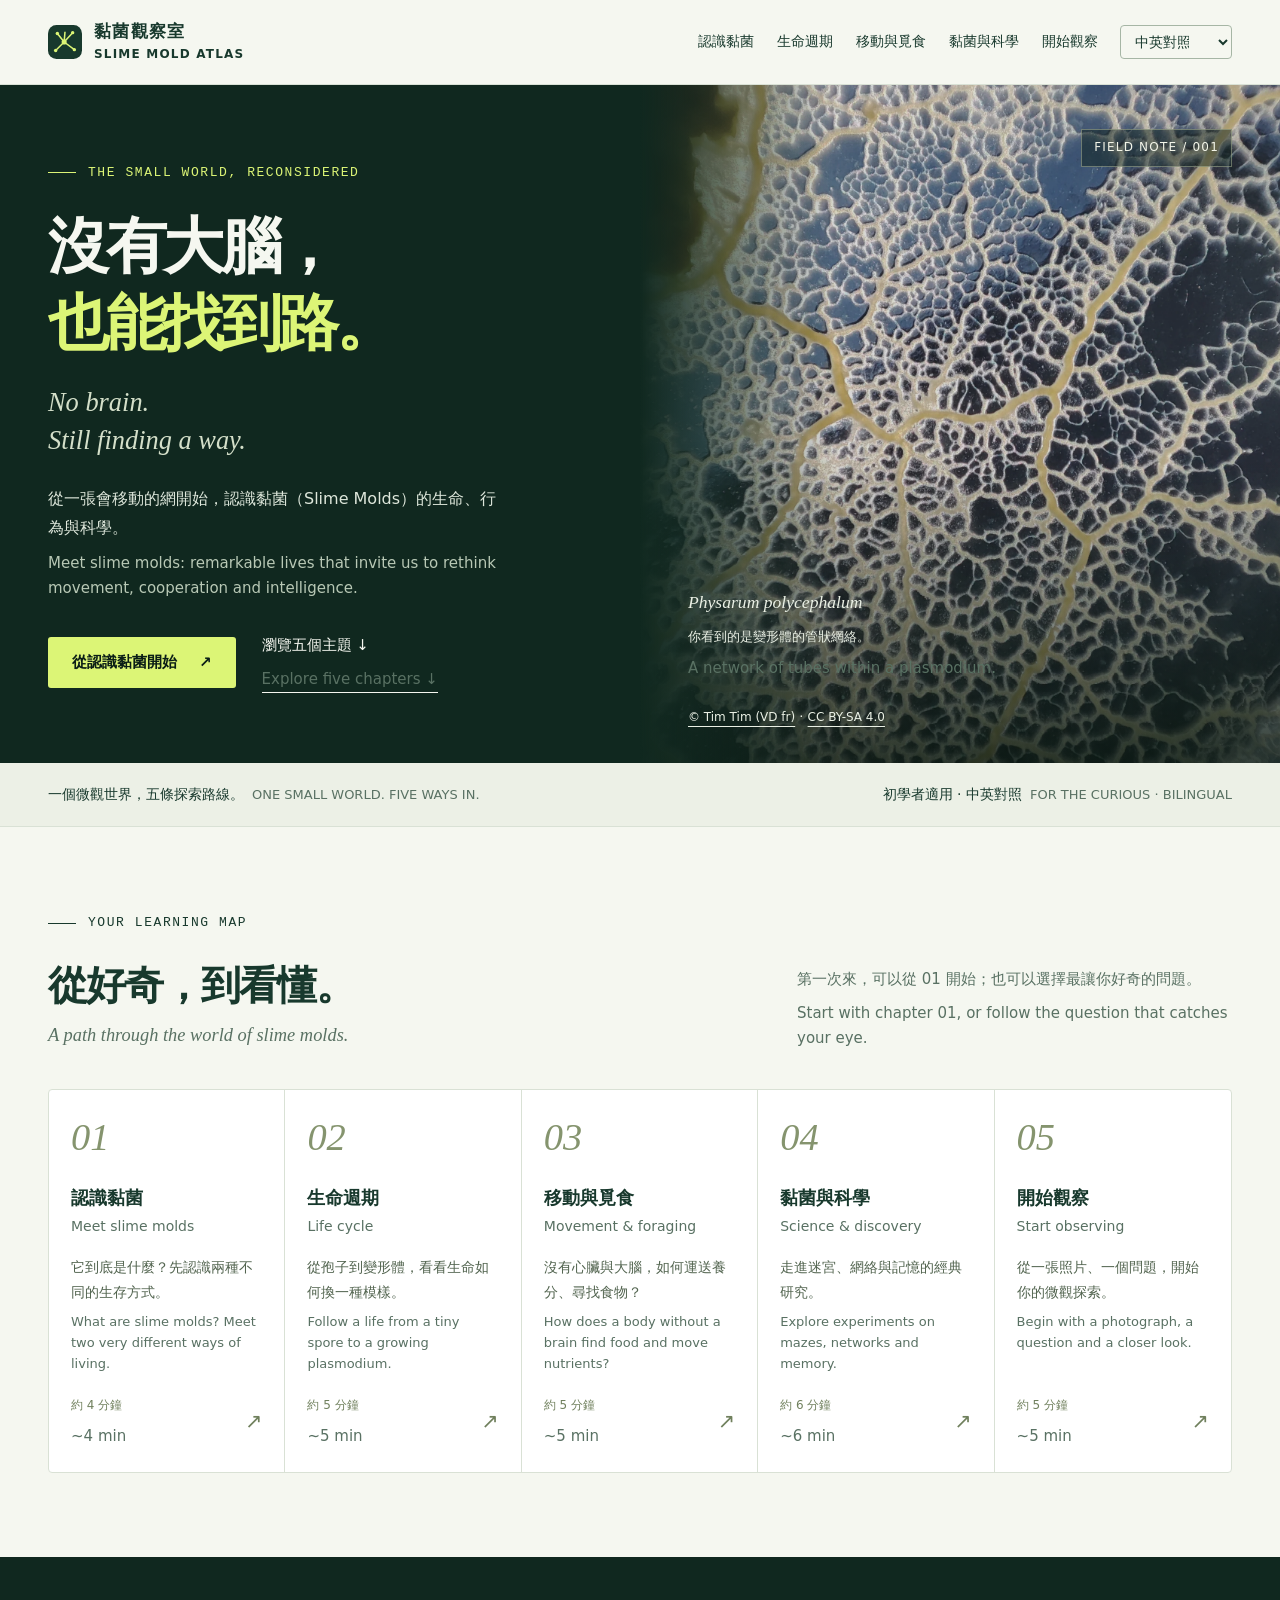
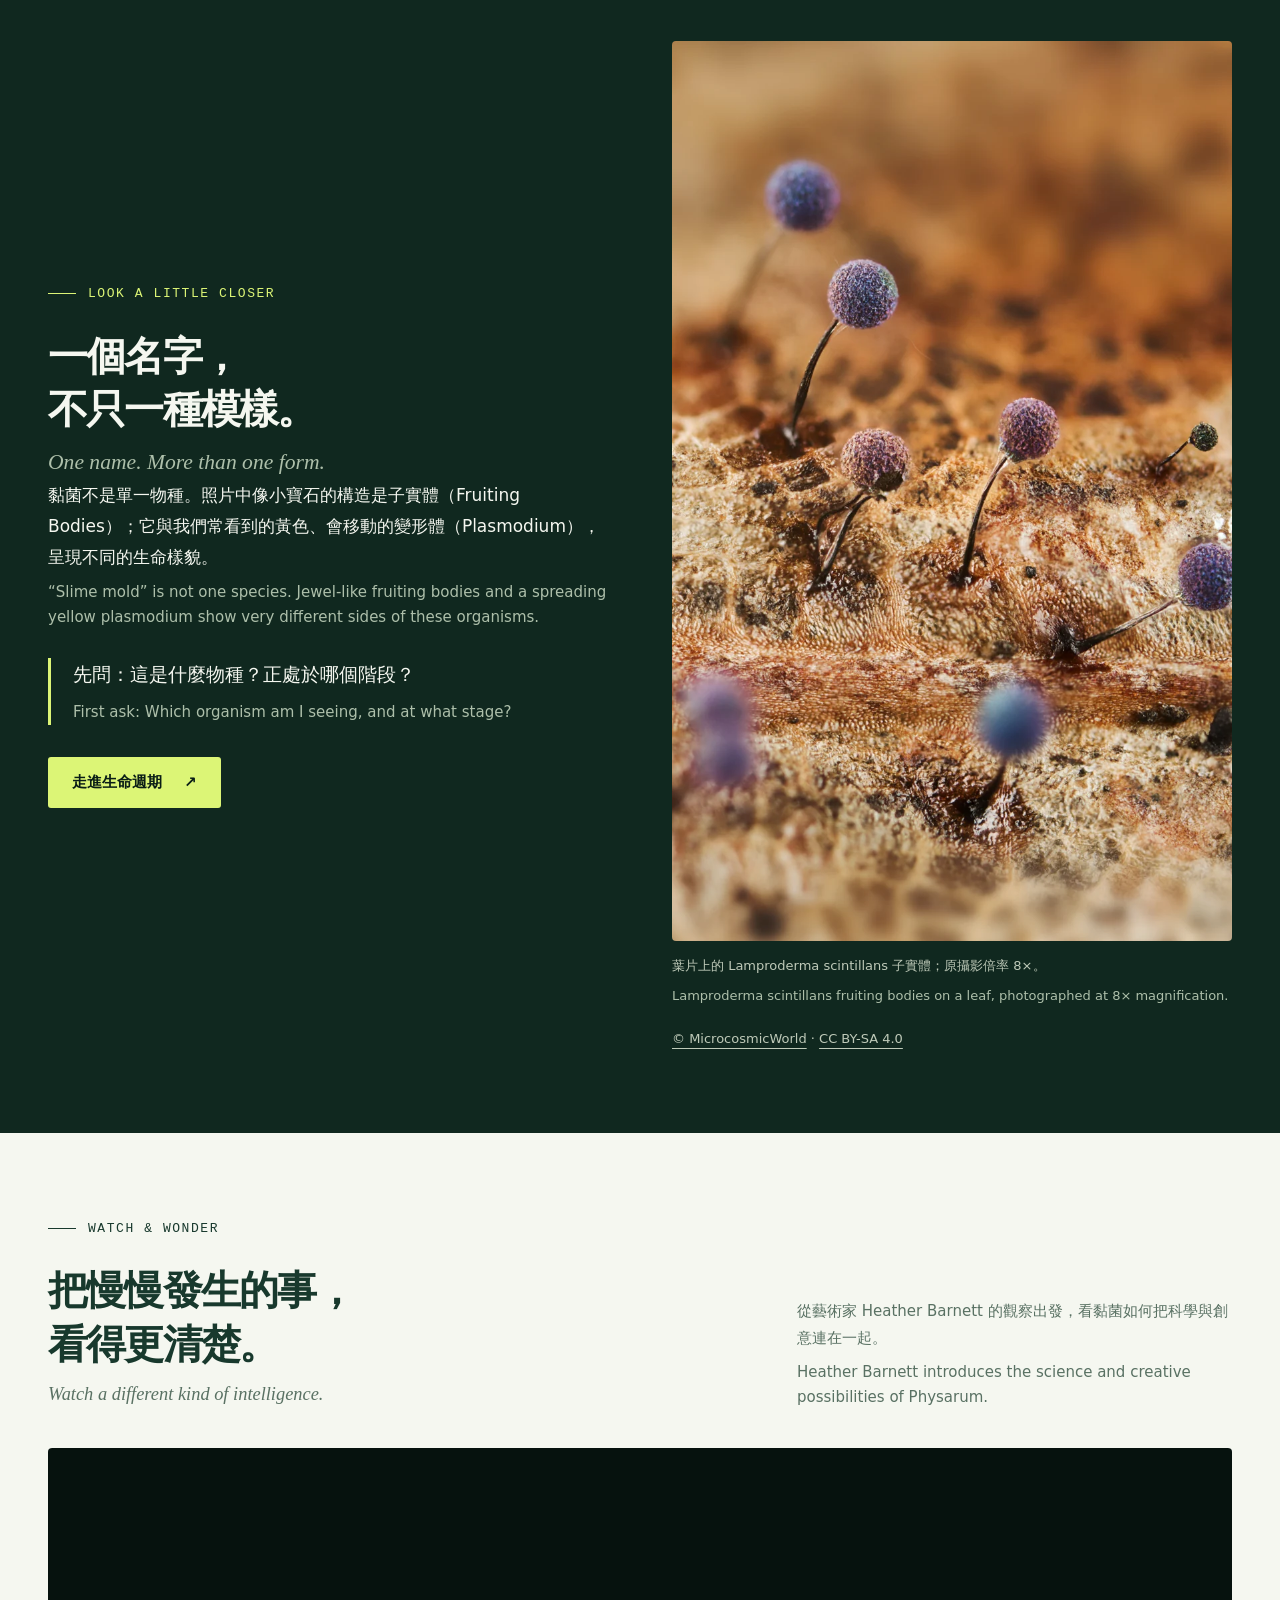
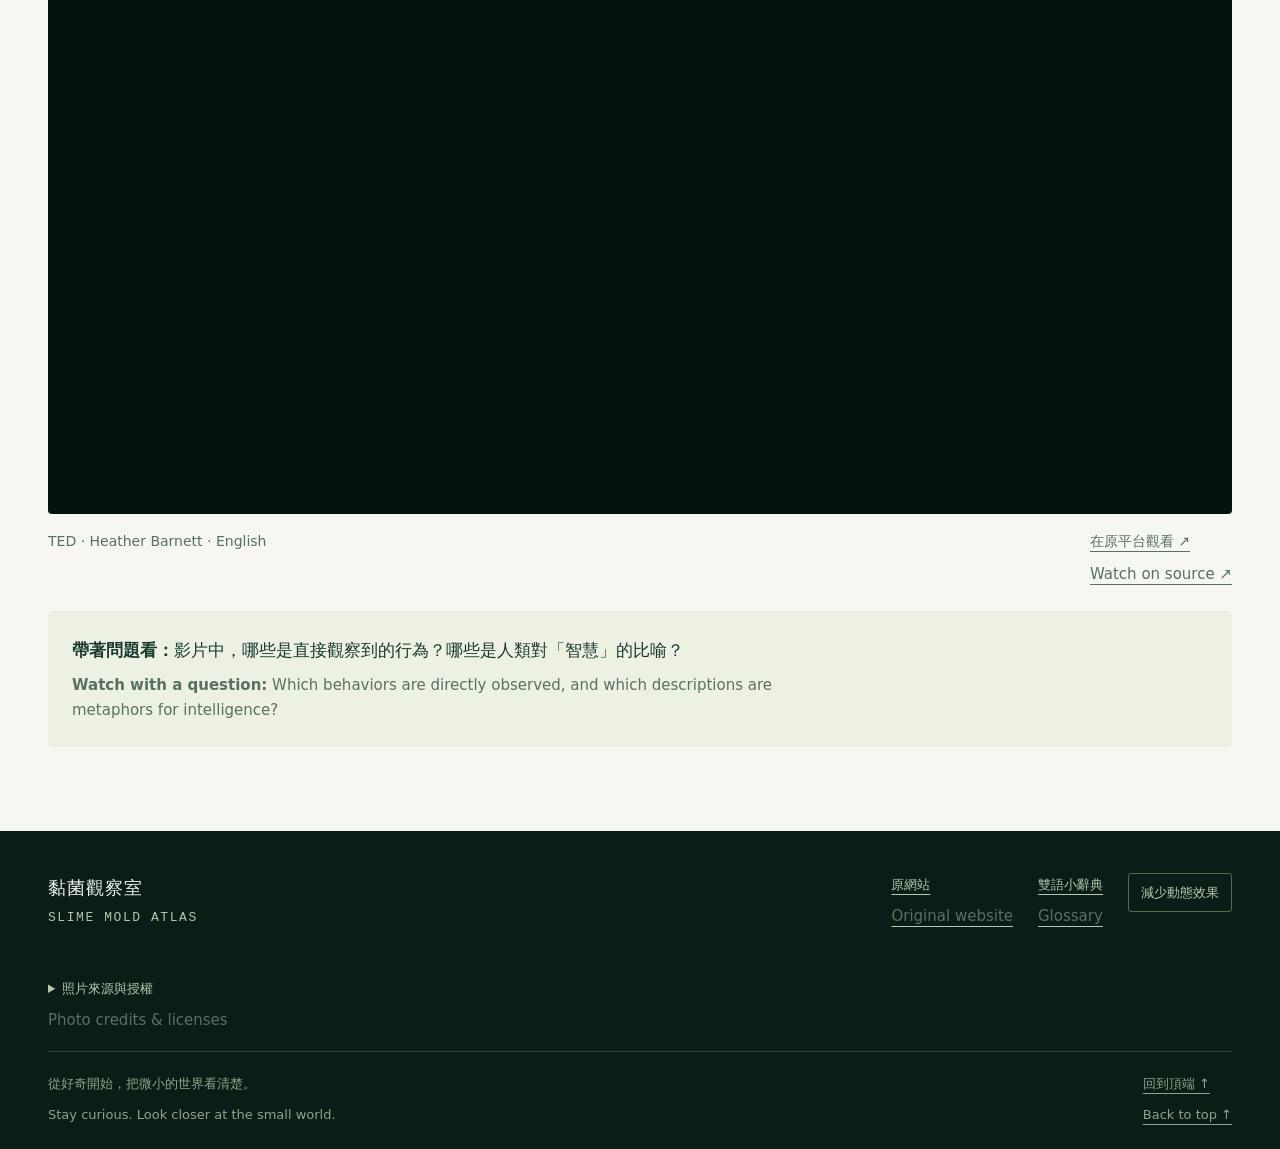
<file: index.html>
<!doctype html><html lang="zh-Hant"><head><meta charset="utf-8"><meta name="viewport" content="width=device-width, initial-scale=1"><meta name="theme-color" content="#10281f"><meta name="description" content="適合初學者的黏菌雙語科普網站：五個主題、真實照片、互動圖解與影片。"><meta property="og:title" content="沒有大腦，也能找到路"><meta property="og:description" content="適合初學者的黏菌雙語科普網站：五個主題、真實照片、互動圖解與影片。"><meta property="og:type" content="website"><title>沒有大腦，也能找到路｜黏菌觀察室 Slime Mold Atlas</title><link rel="icon" type="image/svg+xml" href="assets/favicon.svg"><link rel="stylesheet" href="assets/style.css"><script src="assets/app.js" defer></script></head><body class="lang-bi"><a class="skip" href="#main">跳至主要內容 / Skip to content</a><header class="site-header" id="top"><div class="wrap header-inner"><a href="index.html" class="brand" aria-label="黏菌觀察室首頁 Slime Mold Atlas home"><svg class="brand-mark" viewBox="0 0 40 40" aria-hidden="true"><rect width="40" height="40" rx="10" fill="#18392d"/><path d="M9 30 19 20 11 10M19 20 29 9M19 20 31 29M19 20 20 8" fill="none" stroke="#dcf576" stroke-width="1.8"/><g fill="#dcf576"><circle cx="9" cy="30" r="2"/><circle cx="11" cy="10" r="2"/><circle cx="29" cy="9" r="2"/><circle cx="31" cy="29" r="2"/><circle cx="19" cy="20" r="3"/></g></svg><span class="brand-name">黏菌觀察室<span class="brand-sub">SLIME MOLD ATLAS</span></span></a><nav class="main-nav" id="main-nav" aria-label="主要導覽 Main navigation"><a class="nav-link" href="introduction/index.html" ><span class="bi-zh" lang="zh-Hant">認識黏菌</span><span class="bi-en" lang="en">Meet slime molds</span></a><a class="nav-link" href="life-cycle/index.html" ><span class="bi-zh" lang="zh-Hant">生命週期</span><span class="bi-en" lang="en">Life cycle</span></a><a class="nav-link" href="movement/index.html" ><span class="bi-zh" lang="zh-Hant">移動與覓食</span><span class="bi-en" lang="en">Movement & foraging</span></a><a class="nav-link" href="research/index.html" ><span class="bi-zh" lang="zh-Hant">黏菌與科學</span><span class="bi-en" lang="en">Science & discovery</span></a><a class="nav-link" href="observe/index.html" ><span class="bi-zh" lang="zh-Hant">開始觀察</span><span class="bi-en" lang="en">Start observing</span></a></nav><div class="language"><select id="language" aria-label="閱讀語言 Reading language"><option value="bi">中英對照</option><option value="zh">繁體中文</option><option value="en">English</option></select></div><button class="menu-button" type="button" aria-expanded="false" aria-controls="main-nav"><span class="bi-zh" lang="zh-Hant">選單 ☰</span><span class="bi-en" lang="en">Menu ☰</span></button></div><div class="reading-bar" aria-hidden="true"></div></header><noscript><div class="no-js">可閱讀所有文章；啟用 JavaScript 可切換語言與操作圖解。 Enable JavaScript for language controls and interactive diagrams.</div></noscript><main id="main"><section class="hero"><div class="wrap hero-grid"><div class="hero-copy"><div class="eyebrow">THE SMALL WORLD, RECONSIDERED</div><h1><span class="bi-zh" lang="zh-Hant">沒有大腦，<br><span class="accent">也能找到路。</span></span><span class="bi-en" lang="en">No brain.<br>Still finding a way.</span></h1><p class="hero-intro"><span class="bi-zh" lang="zh-Hant">從一張會移動的網開始，認識黏菌（Slime Molds）的生命、行為與科學。</span><span class="bi-en" lang="en">Meet slime molds: remarkable lives that invite us to rethink movement, cooperation and intelligence.</span></p><div class="hero-actions"><a class="button lime" href="introduction/index.html"><span class="bi-zh" lang="zh-Hant">從認識黏菌開始</span><span class="bi-en" lang="en">Meet slime molds</span><span aria-hidden="true">↗</span></a><a class="text-link" href="#explore"><span class="bi-zh" lang="zh-Hant">瀏覽五個主題 ↓</span><span class="bi-en" lang="en">Explore five chapters ↓</span></a></div></div><figure class="hero-art"><img src="assets/physarum-network-macro.webp" alt="多頭絨泡黏菌的細密分枝網絡 A branching Physarum polycephalum network" width="1600" height="1600" fetchpriority="high"><span class="specimen-label">FIELD NOTE / 001</span><figcaption class="hero-caption"><strong>Physarum polycephalum</strong><span class="bi-zh" lang="zh-Hant">你看到的是變形體的管狀網絡。</span><span class="bi-en" lang="en">A network of tubes within a plasmodium.</span><br><a class="" href="https://commons.wikimedia.org/wiki/File:R%C3%A9seau_veineux_physarum_polycephalum_2.jpg" target="_blank" rel="noopener noreferrer">© Tim Tim (VD fr)</a> · <a class="" href="https://creativecommons.org/licenses/by-sa/4.0/" target="_blank" rel="noopener noreferrer">CC BY-SA 4.0</a></figcaption></figure></div></section><div class="orientation"><div class="wrap orientation-inner"><div><span class="bi-zh" lang="zh-Hant">一個微觀世界，五條探索路線。</span><span class="bi-en" lang="en">ONE SMALL WORLD. FIVE WAYS IN.</span></div><div><span class="bi-zh" lang="zh-Hant">初學者適用 · 中英對照</span><span class="bi-en" lang="en">FOR THE CURIOUS · BILINGUAL</span></div></div></div><section class="section" id="explore"><div class="wrap"><div class="section-head reveal"><div><div class="eyebrow">YOUR LEARNING MAP</div><h2><span class="bi-zh" lang="zh-Hant">從好奇，到看懂。</span><span class="bi-en" lang="en">A path through the world of slime molds.</span></h2></div><p class=""><span class="bi-zh" lang="zh-Hant">第一次來，可以從 01 開始；也可以選擇最讓你好奇的問題。</span><span class="bi-en" lang="en">Start with chapter 01, or follow the question that catches your eye.</span></p></div><div class="chapter-grid reveal"><a href="introduction/index.html" class="chapter-card"><span class="chapter-number">01</span><h3><span class="bi-zh" lang="zh-Hant">認識黏菌</span><span class="bi-en" lang="en">Meet slime molds</span></h3><p class=""><span class="bi-zh" lang="zh-Hant">它到底是什麼？先認識兩種不同的生存方式。</span><span class="bi-en" lang="en">What are slime molds? Meet two very different ways of living.</span></p><div class="chapter-bottom"><span><span class="bi-zh" lang="zh-Hant">約 4 分鐘</span><span class="bi-en" lang="en">~4 min</span></span><b aria-hidden="true">↗</b></div></a><a href="life-cycle/index.html" class="chapter-card"><span class="chapter-number">02</span><h3><span class="bi-zh" lang="zh-Hant">生命週期</span><span class="bi-en" lang="en">Life cycle</span></h3><p class=""><span class="bi-zh" lang="zh-Hant">從孢子到變形體，看看生命如何換一種模樣。</span><span class="bi-en" lang="en">Follow a life from a tiny spore to a growing plasmodium.</span></p><div class="chapter-bottom"><span><span class="bi-zh" lang="zh-Hant">約 5 分鐘</span><span class="bi-en" lang="en">~5 min</span></span><b aria-hidden="true">↗</b></div></a><a href="movement/index.html" class="chapter-card"><span class="chapter-number">03</span><h3><span class="bi-zh" lang="zh-Hant">移動與覓食</span><span class="bi-en" lang="en">Movement & foraging</span></h3><p class=""><span class="bi-zh" lang="zh-Hant">沒有心臟與大腦，如何運送養分、尋找食物？</span><span class="bi-en" lang="en">How does a body without a brain find food and move nutrients?</span></p><div class="chapter-bottom"><span><span class="bi-zh" lang="zh-Hant">約 5 分鐘</span><span class="bi-en" lang="en">~5 min</span></span><b aria-hidden="true">↗</b></div></a><a href="research/index.html" class="chapter-card"><span class="chapter-number">04</span><h3><span class="bi-zh" lang="zh-Hant">黏菌與科學</span><span class="bi-en" lang="en">Science & discovery</span></h3><p class=""><span class="bi-zh" lang="zh-Hant">走進迷宮、網絡與記憶的經典研究。</span><span class="bi-en" lang="en">Explore experiments on mazes, networks and memory.</span></p><div class="chapter-bottom"><span><span class="bi-zh" lang="zh-Hant">約 6 分鐘</span><span class="bi-en" lang="en">~6 min</span></span><b aria-hidden="true">↗</b></div></a><a href="observe/index.html" class="chapter-card"><span class="chapter-number">05</span><h3><span class="bi-zh" lang="zh-Hant">開始觀察</span><span class="bi-en" lang="en">Start observing</span></h3><p class=""><span class="bi-zh" lang="zh-Hant">從一張照片、一個問題，開始你的微觀探索。</span><span class="bi-en" lang="en">Begin with a photograph, a question and a closer look.</span></p><div class="chapter-bottom"><span><span class="bi-zh" lang="zh-Hant">約 5 分鐘</span><span class="bi-en" lang="en">~5 min</span></span><b aria-hidden="true">↗</b></div></a></div></div></section><section class="section dark-section"><div class="wrap two-col"><div class="reveal"><div class="eyebrow">LOOK A LITTLE CLOSER</div><h2><span class="bi-zh" lang="zh-Hant">一個名字，<br>不只一種模樣。</span><span class="bi-en" lang="en">One name. More than one form.</span></h2><p class=""><span class="bi-zh" lang="zh-Hant">黏菌不是單一物種。照片中像小寶石的構造是子實體（Fruiting Bodies）；它與我們常看到的黃色、會移動的變形體（Plasmodium），呈現不同的生命樣貌。</span><span class="bi-en" lang="en">“Slime mold” is not one species. Jewel-like fruiting bodies and a spreading yellow plasmodium show very different sides of these organisms.</span></p><div class="takeaway"><p class=""><span class="bi-zh" lang="zh-Hant">先問：這是什麼物種？正處於哪個階段？</span><span class="bi-en" lang="en">First ask: Which organism am I seeing, and at what stage?</span></p></div><div class="hero-actions"><a class="button lime" href="life-cycle/index.html"><span class="bi-zh" lang="zh-Hant">走進生命週期</span><span class="bi-en" lang="en">Explore the life cycle</span><span aria-hidden="true">↗</span></a></div></div><div class="reveal"><figure><img class="feature-image" src="assets/lamproderma-fruiting-bodies.webp" alt="葉片上的 Lamproderma scintillans 子實體；原攝影倍率 8×。" loading="lazy" width="1200" height="900"><figcaption class="image-caption"><span class="bi-zh" lang="zh-Hant">葉片上的 Lamproderma scintillans 子實體；原攝影倍率 8×。</span><span class="bi-en" lang="en">Lamproderma scintillans fruiting bodies on a leaf, photographed at 8× magnification.</span><br><a class="" href="https://commons.wikimedia.org/wiki/File:Lamproderma_scintillans_Slime_Mold_on_Leaf_at_8%C3%97_Magnification.jpg" target="_blank" rel="noopener noreferrer">© MicrocosmicWorld</a> · <a class="" href="https://creativecommons.org/licenses/by-sa/4.0/" target="_blank" rel="noopener noreferrer">CC BY-SA 4.0</a></figcaption></figure></div></div></section><section class="section" id="watch"><div class="wrap"><div class="section-head reveal"><div><div class="eyebrow">WATCH & WONDER</div><h2><span class="bi-zh" lang="zh-Hant">把慢慢發生的事，<br>看得更清楚。</span><span class="bi-en" lang="en">Watch a different kind of intelligence.</span></h2></div><p class=""><span class="bi-zh" lang="zh-Hant">從藝術家 Heather Barnett 的觀察出發，看黏菌如何把科學與創意連在一起。</span><span class="bi-en" lang="en">Heather Barnett introduces the science and creative possibilities of Physarum.</span></p></div><div class="reveal"><iframe class="video-embed" src="https://embed.ted.com/talks/heather_barnett_what_humans_can_learn_from_semi_intelligent_slime" title="Heather Barnett — What humans can learn from semi-intelligent slime" loading="lazy" allow="accelerometer; autoplay; clipboard-write; encrypted-media; gyroscope; picture-in-picture; web-share" referrerpolicy="strict-origin-when-cross-origin" allowfullscreen></iframe><div class="video-meta"><span>TED · Heather Barnett · English</span><a class="" href="https://www.ted.com/talks/heather_barnett_what_humans_can_learn_from_semi_intelligent_slime" target="_blank" rel="noopener noreferrer"><span class="bi-zh" lang="zh-Hant">在原平台觀看 ↗</span><span class="bi-en" lang="en">Watch on source ↗</span></a></div><div class="video-notes"><p class=""><span class="bi-zh" lang="zh-Hant"><strong>帶著問題看：</strong>影片中，哪些是直接觀察到的行為？哪些是人類對「智慧」的比喻？</span><span class="bi-en" lang="en"><strong>Watch with a question:</strong> Which behaviors are directly observed, and which descriptions are metaphors for intelligence?</span></p></div></div></div></section></main><footer class="site-footer"><div class="wrap"><div class="footer-top"><div><div class="footer-title">黏菌觀察室</div><span class="mono">SLIME MOLD ATLAS</span></div><div class="footer-links"><a class="" href="https://sites.google.com/mljh.ylc.edu.tw/somewhere-goes-something/homepage" target="_blank" rel="noopener noreferrer"><span class="bi-zh" lang="zh-Hant">原網站</span><span class="bi-en" lang="en">Original website</span></a><a href="observe/index.html#glossary"><span class="bi-zh" lang="zh-Hant">雙語小辭典</span><span class="bi-en" lang="en">Glossary</span></a><button class="motion-setting" id="motion-setting" type="button" aria-pressed="false"><span class="bi-zh" lang="zh-Hant">減少動態效果</span><span class="bi-en" lang="en">Reduce motion</span></button></div></div><details class="credit-details"><summary><span class="bi-zh" lang="zh-Hant">照片來源與授權</span><span class="bi-en" lang="en">Photo credits & licenses</span></summary><ul><li><a class="" href="https://commons.wikimedia.org/wiki/File:R%C3%A9seau_veineux_physarum_polycephalum_2.jpg" target="_blank" rel="noopener noreferrer">Physarum polycephalum</a> — <a class="" href="https://commons.wikimedia.org/wiki/User:Tim_Tim_(VD_fr)" target="_blank" rel="noopener noreferrer">Tim Tim (VD fr)</a> · <a class="" href="https://creativecommons.org/licenses/by-sa/4.0/" target="_blank" rel="noopener noreferrer">CC BY-SA 4.0</a></li><li><a class="" href="https://commons.wikimedia.org/wiki/File:Lamproderma_scintillans_Slime_Mold_on_Leaf_at_8%C3%97_Magnification.jpg" target="_blank" rel="noopener noreferrer">Lamproderma scintillans</a> — <a class="" href="https://commons.wikimedia.org/wiki/User:MicrocosmicWorld" target="_blank" rel="noopener noreferrer">MicrocosmicWorld</a> · <a class="" href="https://creativecommons.org/licenses/by-sa/4.0/" target="_blank" rel="noopener noreferrer">CC BY-SA 4.0</a></li><li><a class="" href="https://commons.wikimedia.org/wiki/File:Australian_physarum_polycephalum.jpg" target="_blank" rel="noopener noreferrer">Physarum polycephalum</a> — <a class="" href="https://commons.wikimedia.org/wiki/User:Tim_Tim_(VD_fr)" target="_blank" rel="noopener noreferrer">Tim Tim (VD fr)</a> · <a class="" href="https://creativecommons.org/licenses/by-sa/4.0/" target="_blank" rel="noopener noreferrer">CC BY-SA 4.0</a></li></ul><p class=""><span class="bi-zh" lang="zh-Hant">照片依原攝影者標示物種；本站縮小尺寸、轉為 WebP，版面可能裁切或調整顯示亮度。修改後照片仍依 CC BY-SA 4.0 提供。</span><span class="bi-en" lang="en">Species names follow the photographers’ descriptions. Images are resized and converted to WebP; layout crops or display brightness may vary. Adapted photographs remain under CC BY-SA 4.0.</span></p></details><div class="footer-bottom"><span><span class="bi-zh" lang="zh-Hant">從好奇開始，把微小的世界看清楚。</span><span class="bi-en" lang="en">Stay curious. Look closer at the small world.</span></span><a class="back-top" href="#top"><span class="bi-zh" lang="zh-Hant">回到頂端 ↑</span><span class="bi-en" lang="en">Back to top ↑</span></a></div></div></footer></body></html>
</file>
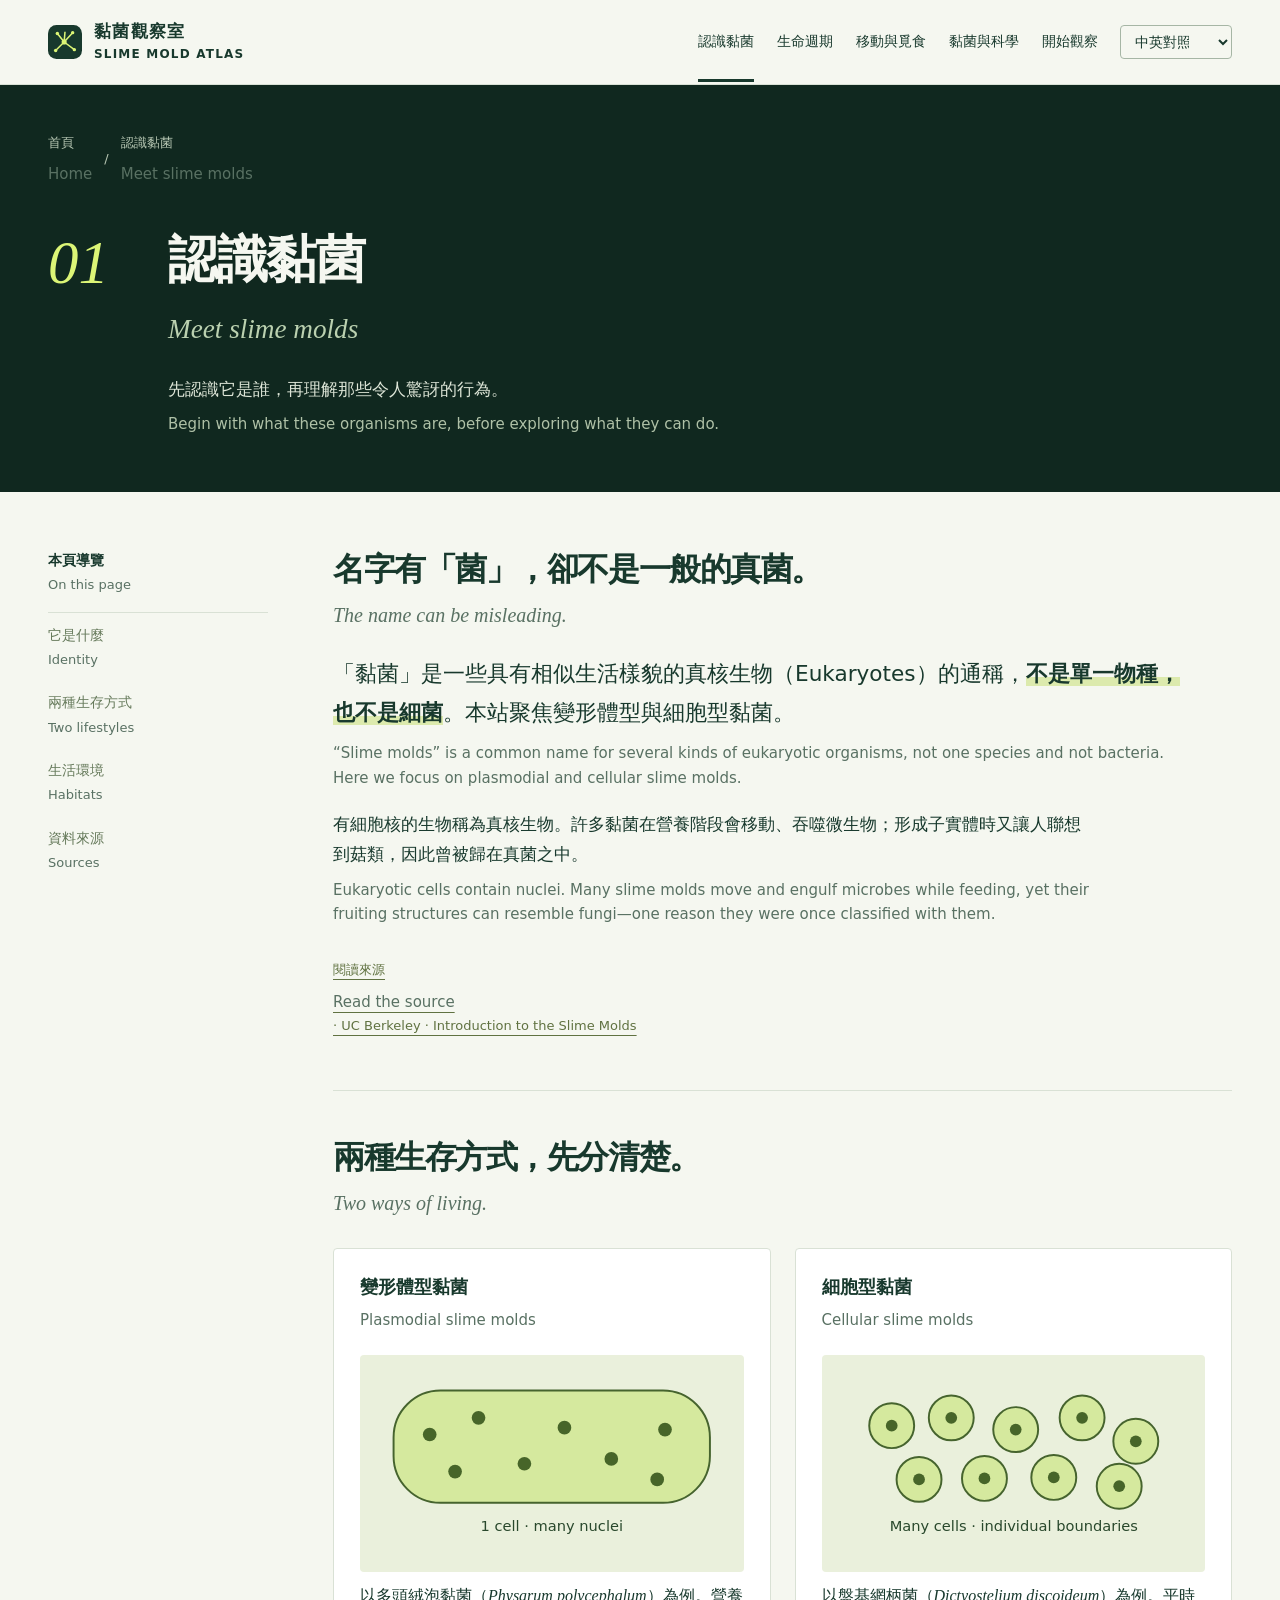
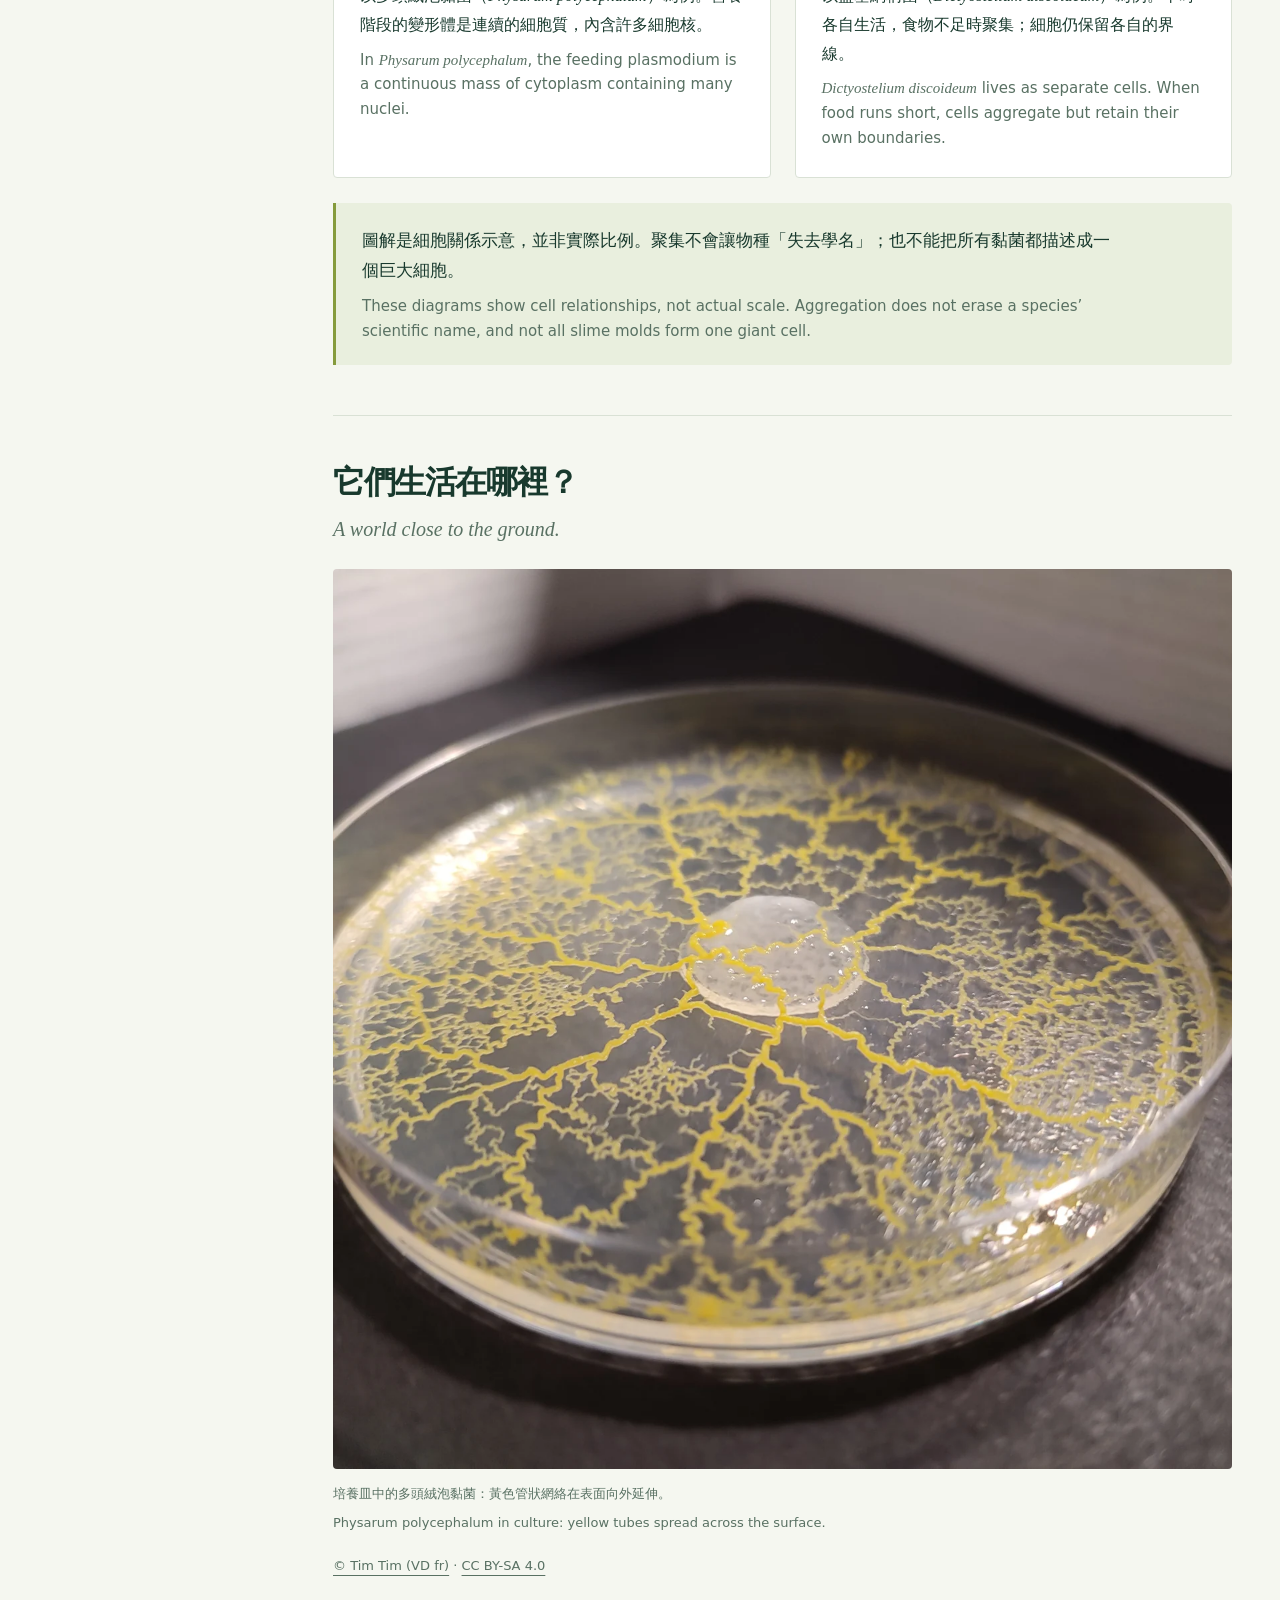
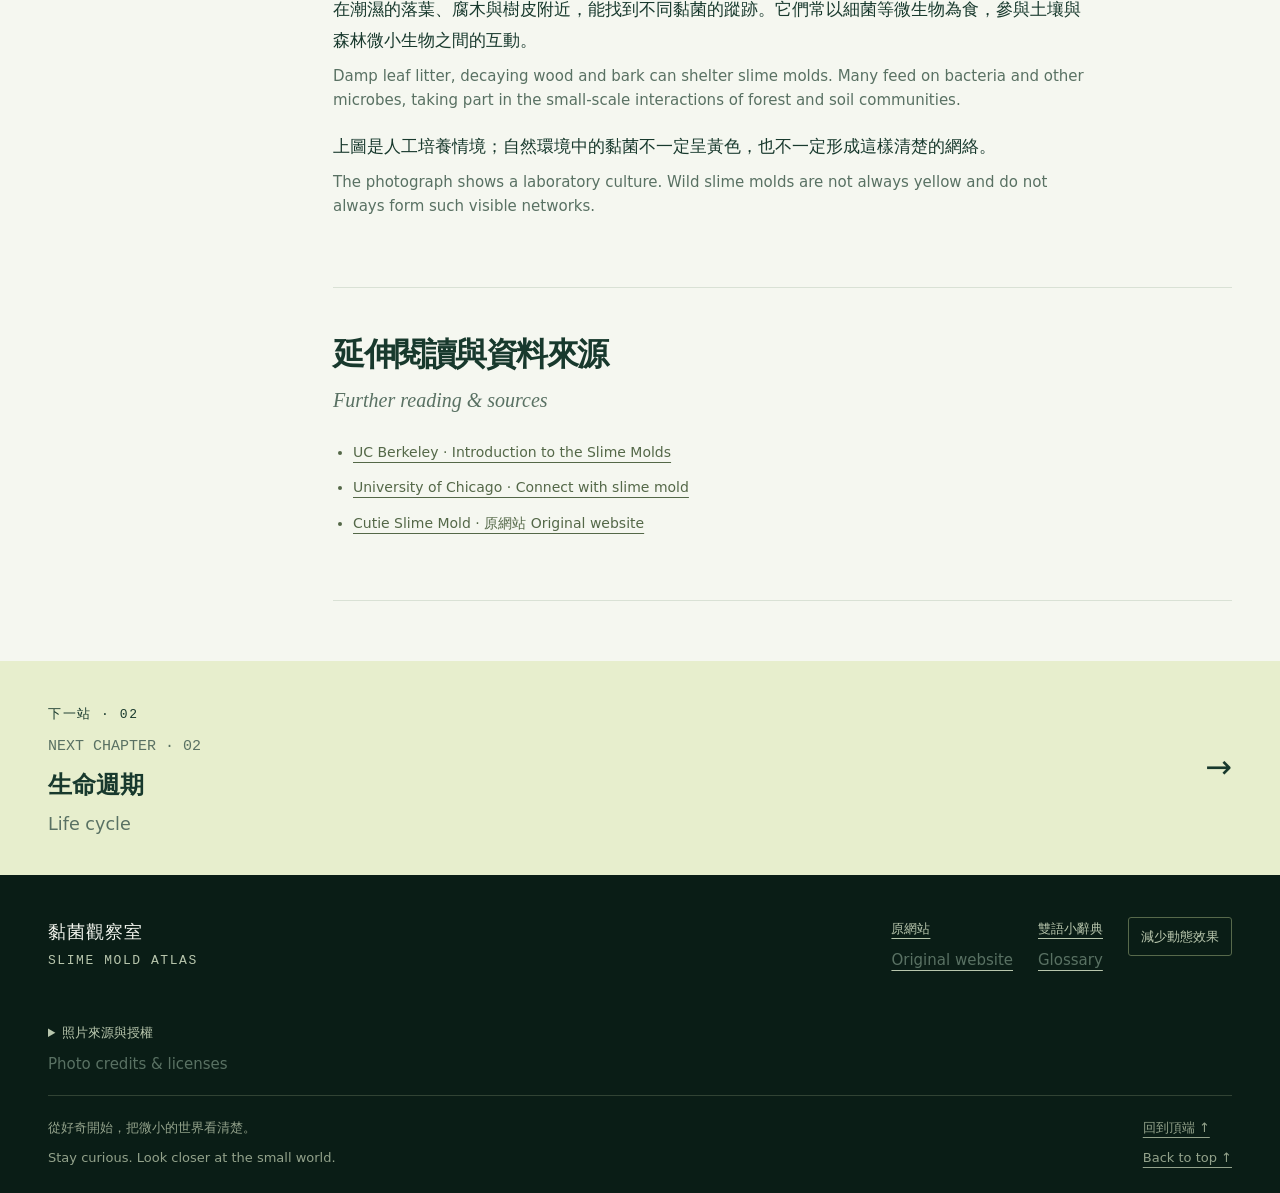
<file: introduction/index.html>
<!doctype html><html lang="zh-Hant"><head><meta charset="utf-8"><meta name="viewport" content="width=device-width, initial-scale=1"><meta name="theme-color" content="#10281f"><meta name="description" content="先認識它是誰，再理解那些令人驚訝的行為。"><meta property="og:title" content="認識黏菌 · Meet slime molds"><meta property="og:description" content="先認識它是誰，再理解那些令人驚訝的行為。"><meta property="og:type" content="website"><title>認識黏菌 · Meet slime molds｜黏菌觀察室 Slime Mold Atlas</title><link rel="icon" type="image/svg+xml" href="../assets/favicon.svg"><link rel="stylesheet" href="../assets/style.css"><script src="../assets/app.js" defer></script></head><body class="lang-bi"><a class="skip" href="#main">跳至主要內容 / Skip to content</a><header class="site-header" id="top"><div class="wrap header-inner"><a href="../index.html" class="brand" aria-label="黏菌觀察室首頁 Slime Mold Atlas home"><svg class="brand-mark" viewBox="0 0 40 40" aria-hidden="true"><rect width="40" height="40" rx="10" fill="#18392d"/><path d="M9 30 19 20 11 10M19 20 29 9M19 20 31 29M19 20 20 8" fill="none" stroke="#dcf576" stroke-width="1.8"/><g fill="#dcf576"><circle cx="9" cy="30" r="2"/><circle cx="11" cy="10" r="2"/><circle cx="29" cy="9" r="2"/><circle cx="31" cy="29" r="2"/><circle cx="19" cy="20" r="3"/></g></svg><span class="brand-name">黏菌觀察室<span class="brand-sub">SLIME MOLD ATLAS</span></span></a><nav class="main-nav" id="main-nav" aria-label="主要導覽 Main navigation"><a class="nav-link" href="index.html" aria-current="page"><span class="bi-zh" lang="zh-Hant">認識黏菌</span><span class="bi-en" lang="en">Meet slime molds</span></a><a class="nav-link" href="../life-cycle/index.html" ><span class="bi-zh" lang="zh-Hant">生命週期</span><span class="bi-en" lang="en">Life cycle</span></a><a class="nav-link" href="../movement/index.html" ><span class="bi-zh" lang="zh-Hant">移動與覓食</span><span class="bi-en" lang="en">Movement & foraging</span></a><a class="nav-link" href="../research/index.html" ><span class="bi-zh" lang="zh-Hant">黏菌與科學</span><span class="bi-en" lang="en">Science & discovery</span></a><a class="nav-link" href="../observe/index.html" ><span class="bi-zh" lang="zh-Hant">開始觀察</span><span class="bi-en" lang="en">Start observing</span></a></nav><div class="language"><select id="language" aria-label="閱讀語言 Reading language"><option value="bi">中英對照</option><option value="zh">繁體中文</option><option value="en">English</option></select></div><button class="menu-button" type="button" aria-expanded="false" aria-controls="main-nav"><span class="bi-zh" lang="zh-Hant">選單 ☰</span><span class="bi-en" lang="en">Menu ☰</span></button></div><div class="reading-bar" aria-hidden="true"></div></header><noscript><div class="no-js">可閱讀所有文章；啟用 JavaScript 可切換語言與操作圖解。 Enable JavaScript for language controls and interactive diagrams.</div></noscript><main id="main"><div class="page-banner"><div class="wrap"><div class="breadcrumb"><a href="../index.html"><span class="bi-zh" lang="zh-Hant">首頁</span><span class="bi-en" lang="en">Home</span></a><span aria-hidden="true">/</span><span><span class="bi-zh" lang="zh-Hant">認識黏菌</span><span class="bi-en" lang="en">Meet slime molds</span></span></div><div class="banner-title"><span class="big-number">01</span><div><h1><span class="bi-zh" lang="zh-Hant">認識黏菌</span><span class="bi-en" lang="en">Meet slime molds</span></h1><p class="lede"><span class="bi-zh" lang="zh-Hant">先認識它是誰，再理解那些令人驚訝的行為。</span><span class="bi-en" lang="en">Begin with what these organisms are, before exploring what they can do.</span></p></div></div></div></div><div class="wrap article-layout"><aside class="page-aside"><strong><span class="bi-zh" lang="zh-Hant">本頁導覽</span><span class="bi-en" lang="en">On this page</span></strong><a href="#identity"><span class="bi-zh" lang="zh-Hant">它是什麼</span><span class="bi-en" lang="en">Identity</span></a><a href="#two-types"><span class="bi-zh" lang="zh-Hant">兩種生存方式</span><span class="bi-en" lang="en">Two lifestyles</span></a><a href="#habitat"><span class="bi-zh" lang="zh-Hant">生活環境</span><span class="bi-en" lang="en">Habitats</span></a><a href="#sources"><span class="bi-zh" lang="zh-Hant">資料來源</span><span class="bi-en" lang="en">Sources</span></a></aside><article><section class="article-section reveal" id="identity"><h2><span class="bi-zh" lang="zh-Hant">名字有「菌」，卻不是一般的真菌。</span><span class="bi-en" lang="en">The name can be misleading.</span></h2><p class="definition"><span class="bi-zh" lang="zh-Hant">「黏菌」是一些具有相似生活樣貌的真核生物（Eukaryotes）的通稱，<strong>不是單一物種，也不是細菌</strong>。本站聚焦變形體型與細胞型黏菌。</span><span class="bi-en" lang="en">“Slime molds” is a common name for several kinds of eukaryotic organisms, not one species and not bacteria. Here we focus on plasmodial and cellular slime molds.</span></p><p class=""><span class="bi-zh" lang="zh-Hant">有細胞核的生物稱為真核生物。許多黏菌在營養階段會移動、吞噬微生物；形成子實體時又讓人聯想到菇類，因此曾被歸在真菌之中。</span><span class="bi-en" lang="en">Eukaryotic cells contain nuclei. Many slime molds move and engulf microbes while feeding, yet their fruiting structures can resemble fungi—one reason they were once classified with them.</span></p><a class="source-link" href="https://ucmp.berkeley.edu/protista/slimemolds.html" target="_blank" rel="noopener noreferrer"><span class="bi-zh" lang="zh-Hant">閱讀來源</span><span class="bi-en" lang="en">Read the source</span> · UC Berkeley · Introduction to the Slime Molds</a></section><section class="article-section reveal" id="two-types"><h2><span class="bi-zh" lang="zh-Hant">兩種生存方式，先分清楚。</span><span class="bi-en" lang="en">Two ways of living.</span></h2><div class="fact-grid"><div class="fact"><h3><span class="bi-zh" lang="zh-Hant">變形體型黏菌</span><span class="bi-en" lang="en">Plasmodial slime molds</span></h3><div class="compare-diagram"><svg viewBox="0 0 360 180" role="img" aria-label="單一細胞內有許多細胞核 Diagram: many nuclei inside one cell"><rect x="18" y="20" width="324" height="115" rx="48" fill="#d5e99e" stroke="#46642e" stroke-width="2"/><g fill="#476529"><circle cx="55" cy="65" r="7"/><circle cx="105" cy="48" r="7"/><circle cx="152" cy="95" r="7"/><circle cx="193" cy="58" r="7"/><circle cx="241" cy="90" r="7"/><circle cx="296" cy="60" r="7"/><circle cx="81" cy="103" r="7"/><circle cx="288" cy="111" r="7"/></g><text x="180" y="164" text-anchor="middle" font-size="15" fill="#29482c">1 cell · many nuclei</text></svg></div><p class=""><span class="bi-zh" lang="zh-Hant">以多頭絨泡黏菌（<em>Physarum polycephalum</em>）為例。營養階段的變形體是連續的細胞質，內含許多細胞核。</span><span class="bi-en" lang="en">In <em>Physarum polycephalum</em>, the feeding plasmodium is a continuous mass of cytoplasm containing many nuclei.</span></p></div><div class="fact"><h3><span class="bi-zh" lang="zh-Hant">細胞型黏菌</span><span class="bi-en" lang="en">Cellular slime molds</span></h3><div class="compare-diagram"><svg viewBox="0 0 360 180" role="img" aria-label="多個細胞各保有細胞膜 Diagram: separate cells retain their own membranes"><g><circle cx="55" cy="56" r="23" fill="#d5e99e" stroke="#46642e" stroke-width="2"/><circle cx="55" cy="56" r="6" fill="#476529"/></g><g><circle cx="116" cy="48" r="23" fill="#d5e99e" stroke="#46642e" stroke-width="2"/><circle cx="116" cy="48" r="6" fill="#476529"/></g><g><circle cx="182" cy="60" r="23" fill="#d5e99e" stroke="#46642e" stroke-width="2"/><circle cx="182" cy="60" r="6" fill="#476529"/></g><g><circle cx="250" cy="48" r="23" fill="#d5e99e" stroke="#46642e" stroke-width="2"/><circle cx="250" cy="48" r="6" fill="#476529"/></g><g><circle cx="305" cy="72" r="23" fill="#d5e99e" stroke="#46642e" stroke-width="2"/><circle cx="305" cy="72" r="6" fill="#476529"/></g><g><circle cx="83" cy="111" r="23" fill="#d5e99e" stroke="#46642e" stroke-width="2"/><circle cx="83" cy="111" r="6" fill="#476529"/></g><g><circle cx="150" cy="110" r="23" fill="#d5e99e" stroke="#46642e" stroke-width="2"/><circle cx="150" cy="110" r="6" fill="#476529"/></g><g><circle cx="221" cy="109" r="23" fill="#d5e99e" stroke="#46642e" stroke-width="2"/><circle cx="221" cy="109" r="6" fill="#476529"/></g><g><circle cx="288" cy="118" r="23" fill="#d5e99e" stroke="#46642e" stroke-width="2"/><circle cx="288" cy="118" r="6" fill="#476529"/></g><text x="180" y="164" text-anchor="middle" font-size="15" fill="#29482c">Many cells · individual boundaries</text></svg></div><p class=""><span class="bi-zh" lang="zh-Hant">以盤基網柄菌（<em>Dictyostelium discoideum</em>）為例。平時各自生活，食物不足時聚集；細胞仍保留各自的界線。</span><span class="bi-en" lang="en"><em>Dictyostelium discoideum</em> lives as separate cells. When food runs short, cells aggregate but retain their own boundaries.</span></p></div></div><aside class="note"><p class=""><span class="bi-zh" lang="zh-Hant">圖解是細胞關係示意，並非實際比例。聚集不會讓物種「失去學名」；也不能把所有黏菌都描述成一個巨大細胞。</span><span class="bi-en" lang="en">These diagrams show cell relationships, not actual scale. Aggregation does not erase a species’ scientific name, and not all slime molds form one giant cell.</span></p></aside></section><section class="article-section reveal" id="habitat"><h2><span class="bi-zh" lang="zh-Hant">它們生活在哪裡？</span><span class="bi-en" lang="en">A world close to the ground.</span></h2><figure><img class="feature-image" src="../assets/physarum-plasmodium.webp" alt="培養皿中的多頭絨泡黏菌：黃色管狀網絡在表面向外延伸。" loading="lazy" width="1200" height="900"><figcaption class="image-caption"><span class="bi-zh" lang="zh-Hant">培養皿中的多頭絨泡黏菌：黃色管狀網絡在表面向外延伸。</span><span class="bi-en" lang="en">Physarum polycephalum in culture: yellow tubes spread across the surface.</span><br><a class="" href="https://commons.wikimedia.org/wiki/File:Australian_physarum_polycephalum.jpg" target="_blank" rel="noopener noreferrer">© Tim Tim (VD fr)</a> · <a class="" href="https://creativecommons.org/licenses/by-sa/4.0/" target="_blank" rel="noopener noreferrer">CC BY-SA 4.0</a></figcaption></figure><p class=""><span class="bi-zh" lang="zh-Hant">在潮濕的落葉、腐木與樹皮附近，能找到不同黏菌的蹤跡。它們常以細菌等微生物為食，參與土壤與森林微小生物之間的互動。</span><span class="bi-en" lang="en">Damp leaf litter, decaying wood and bark can shelter slime molds. Many feed on bacteria and other microbes, taking part in the small-scale interactions of forest and soil communities.</span></p><p class=""><span class="bi-zh" lang="zh-Hant">上圖是人工培養情境；自然環境中的黏菌不一定呈黃色，也不一定形成這樣清楚的網絡。</span><span class="bi-en" lang="en">The photograph shows a laboratory culture. Wild slime molds are not always yellow and do not always form such visible networks.</span></p></section><section class="article-section" id="sources"><h2><span class="bi-zh" lang="zh-Hant">延伸閱讀與資料來源</span><span class="bi-en" lang="en">Further reading & sources</span></h2><ul class="source-list"><li><a class="" href="https://ucmp.berkeley.edu/protista/slimemolds.html" target="_blank" rel="noopener noreferrer">UC Berkeley · Introduction to the Slime Molds</a></li><li><a class="" href="https://mag.uchicago.edu/science-medicine/connect-slime-mold" target="_blank" rel="noopener noreferrer">University of Chicago · Connect with slime mold</a></li><li><a class="" href="https://sites.google.com/mljh.ylc.edu.tw/somewhere-goes-something/homepage" target="_blank" rel="noopener noreferrer">Cutie Slime Mold · 原網站 Original website</a></li></ul></section></article></div><div class="page-next"><div class="wrap"><a href="../life-cycle/index.html"><div><span class="mono"><span class="bi-zh" lang="zh-Hant">下一站 · 02</span><span class="bi-en" lang="en">NEXT CHAPTER · 02</span></span><h3><span class="bi-zh" lang="zh-Hant">生命週期</span><span class="bi-en" lang="en">Life cycle</span></h3></div><span class="next-arrow" aria-hidden="true">→</span></a></div></div></main><footer class="site-footer"><div class="wrap"><div class="footer-top"><div><div class="footer-title">黏菌觀察室</div><span class="mono">SLIME MOLD ATLAS</span></div><div class="footer-links"><a class="" href="https://sites.google.com/mljh.ylc.edu.tw/somewhere-goes-something/homepage" target="_blank" rel="noopener noreferrer"><span class="bi-zh" lang="zh-Hant">原網站</span><span class="bi-en" lang="en">Original website</span></a><a href="../observe/index.html#glossary"><span class="bi-zh" lang="zh-Hant">雙語小辭典</span><span class="bi-en" lang="en">Glossary</span></a><button class="motion-setting" id="motion-setting" type="button" aria-pressed="false"><span class="bi-zh" lang="zh-Hant">減少動態效果</span><span class="bi-en" lang="en">Reduce motion</span></button></div></div><details class="credit-details"><summary><span class="bi-zh" lang="zh-Hant">照片來源與授權</span><span class="bi-en" lang="en">Photo credits & licenses</span></summary><ul><li><a class="" href="https://commons.wikimedia.org/wiki/File:R%C3%A9seau_veineux_physarum_polycephalum_2.jpg" target="_blank" rel="noopener noreferrer">Physarum polycephalum</a> — <a class="" href="https://commons.wikimedia.org/wiki/User:Tim_Tim_(VD_fr)" target="_blank" rel="noopener noreferrer">Tim Tim (VD fr)</a> · <a class="" href="https://creativecommons.org/licenses/by-sa/4.0/" target="_blank" rel="noopener noreferrer">CC BY-SA 4.0</a></li><li><a class="" href="https://commons.wikimedia.org/wiki/File:Lamproderma_scintillans_Slime_Mold_on_Leaf_at_8%C3%97_Magnification.jpg" target="_blank" rel="noopener noreferrer">Lamproderma scintillans</a> — <a class="" href="https://commons.wikimedia.org/wiki/User:MicrocosmicWorld" target="_blank" rel="noopener noreferrer">MicrocosmicWorld</a> · <a class="" href="https://creativecommons.org/licenses/by-sa/4.0/" target="_blank" rel="noopener noreferrer">CC BY-SA 4.0</a></li><li><a class="" href="https://commons.wikimedia.org/wiki/File:Australian_physarum_polycephalum.jpg" target="_blank" rel="noopener noreferrer">Physarum polycephalum</a> — <a class="" href="https://commons.wikimedia.org/wiki/User:Tim_Tim_(VD_fr)" target="_blank" rel="noopener noreferrer">Tim Tim (VD fr)</a> · <a class="" href="https://creativecommons.org/licenses/by-sa/4.0/" target="_blank" rel="noopener noreferrer">CC BY-SA 4.0</a></li></ul><p class=""><span class="bi-zh" lang="zh-Hant">照片依原攝影者標示物種；本站縮小尺寸、轉為 WebP，版面可能裁切或調整顯示亮度。修改後照片仍依 CC BY-SA 4.0 提供。</span><span class="bi-en" lang="en">Species names follow the photographers’ descriptions. Images are resized and converted to WebP; layout crops or display brightness may vary. Adapted photographs remain under CC BY-SA 4.0.</span></p></details><div class="footer-bottom"><span><span class="bi-zh" lang="zh-Hant">從好奇開始，把微小的世界看清楚。</span><span class="bi-en" lang="en">Stay curious. Look closer at the small world.</span></span><a class="back-top" href="#top"><span class="bi-zh" lang="zh-Hant">回到頂端 ↑</span><span class="bi-en" lang="en">Back to top ↑</span></a></div></div></footer></body></html>
</file>
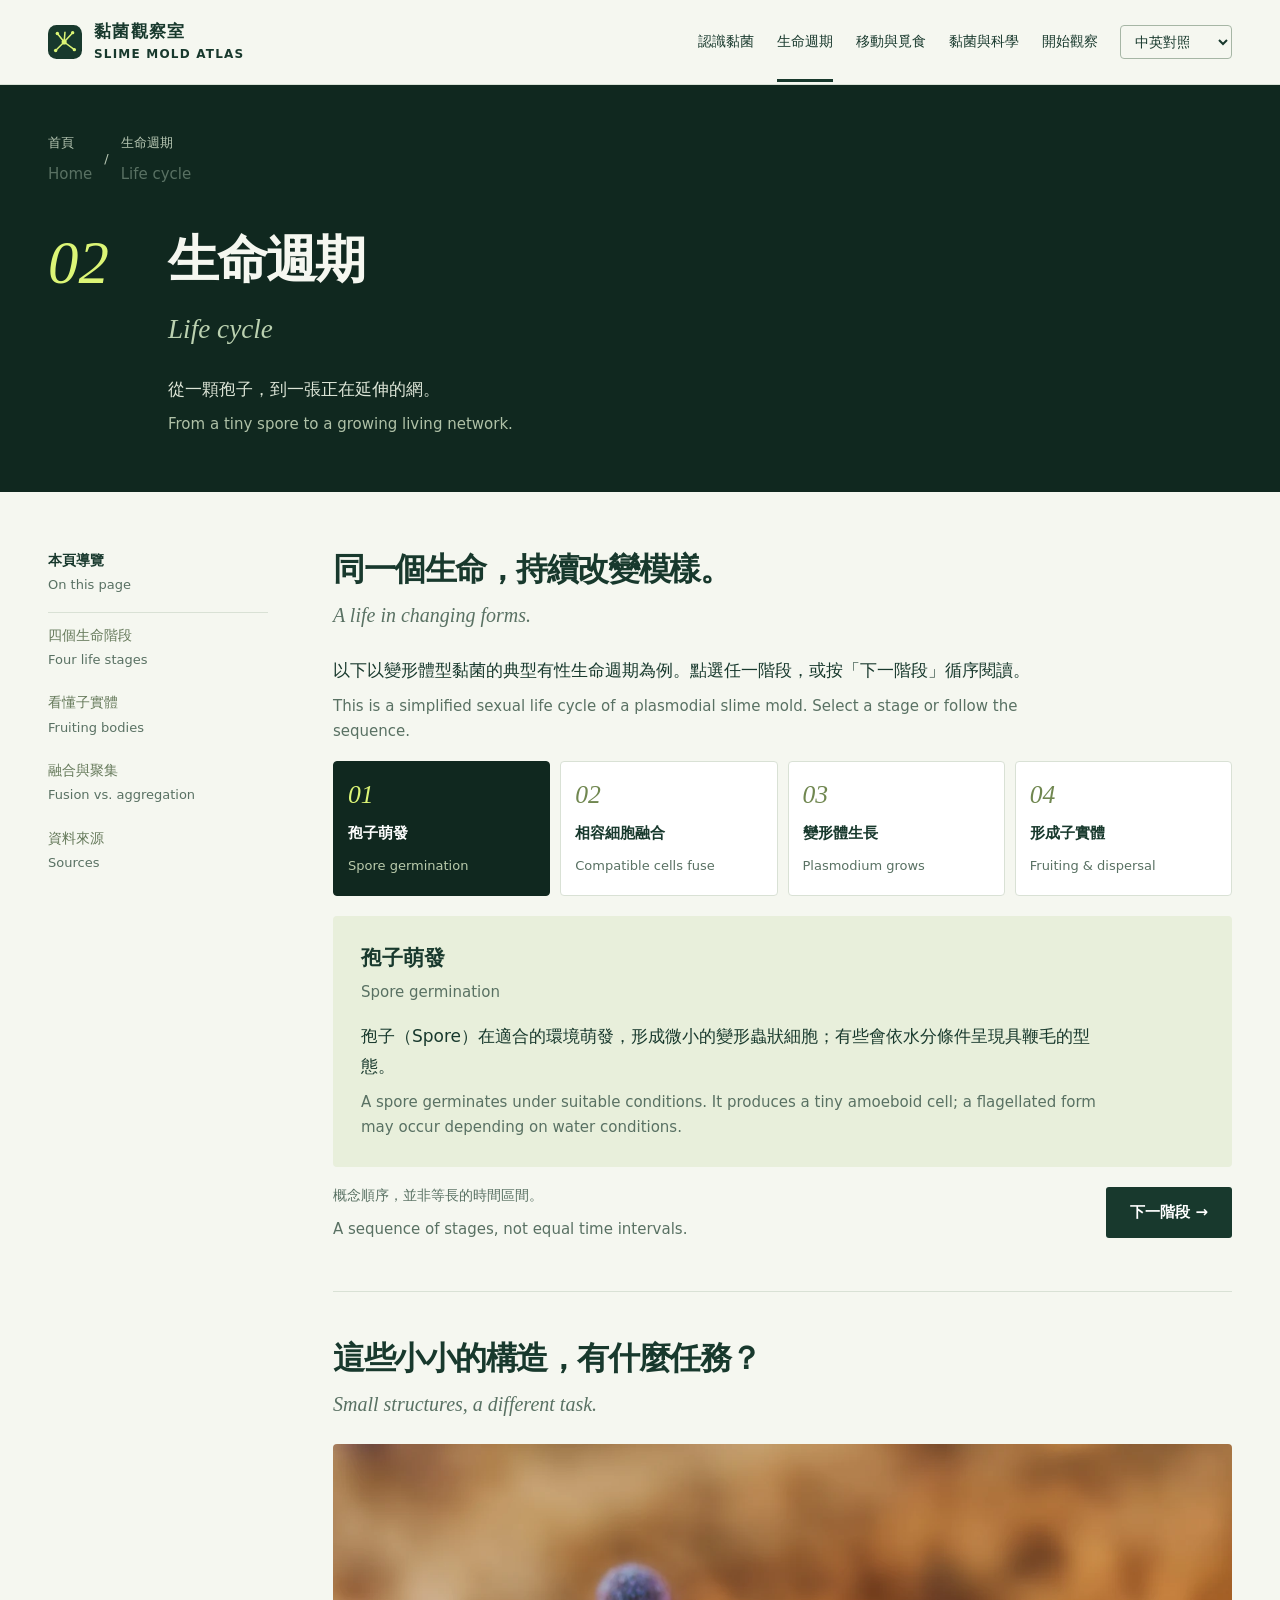
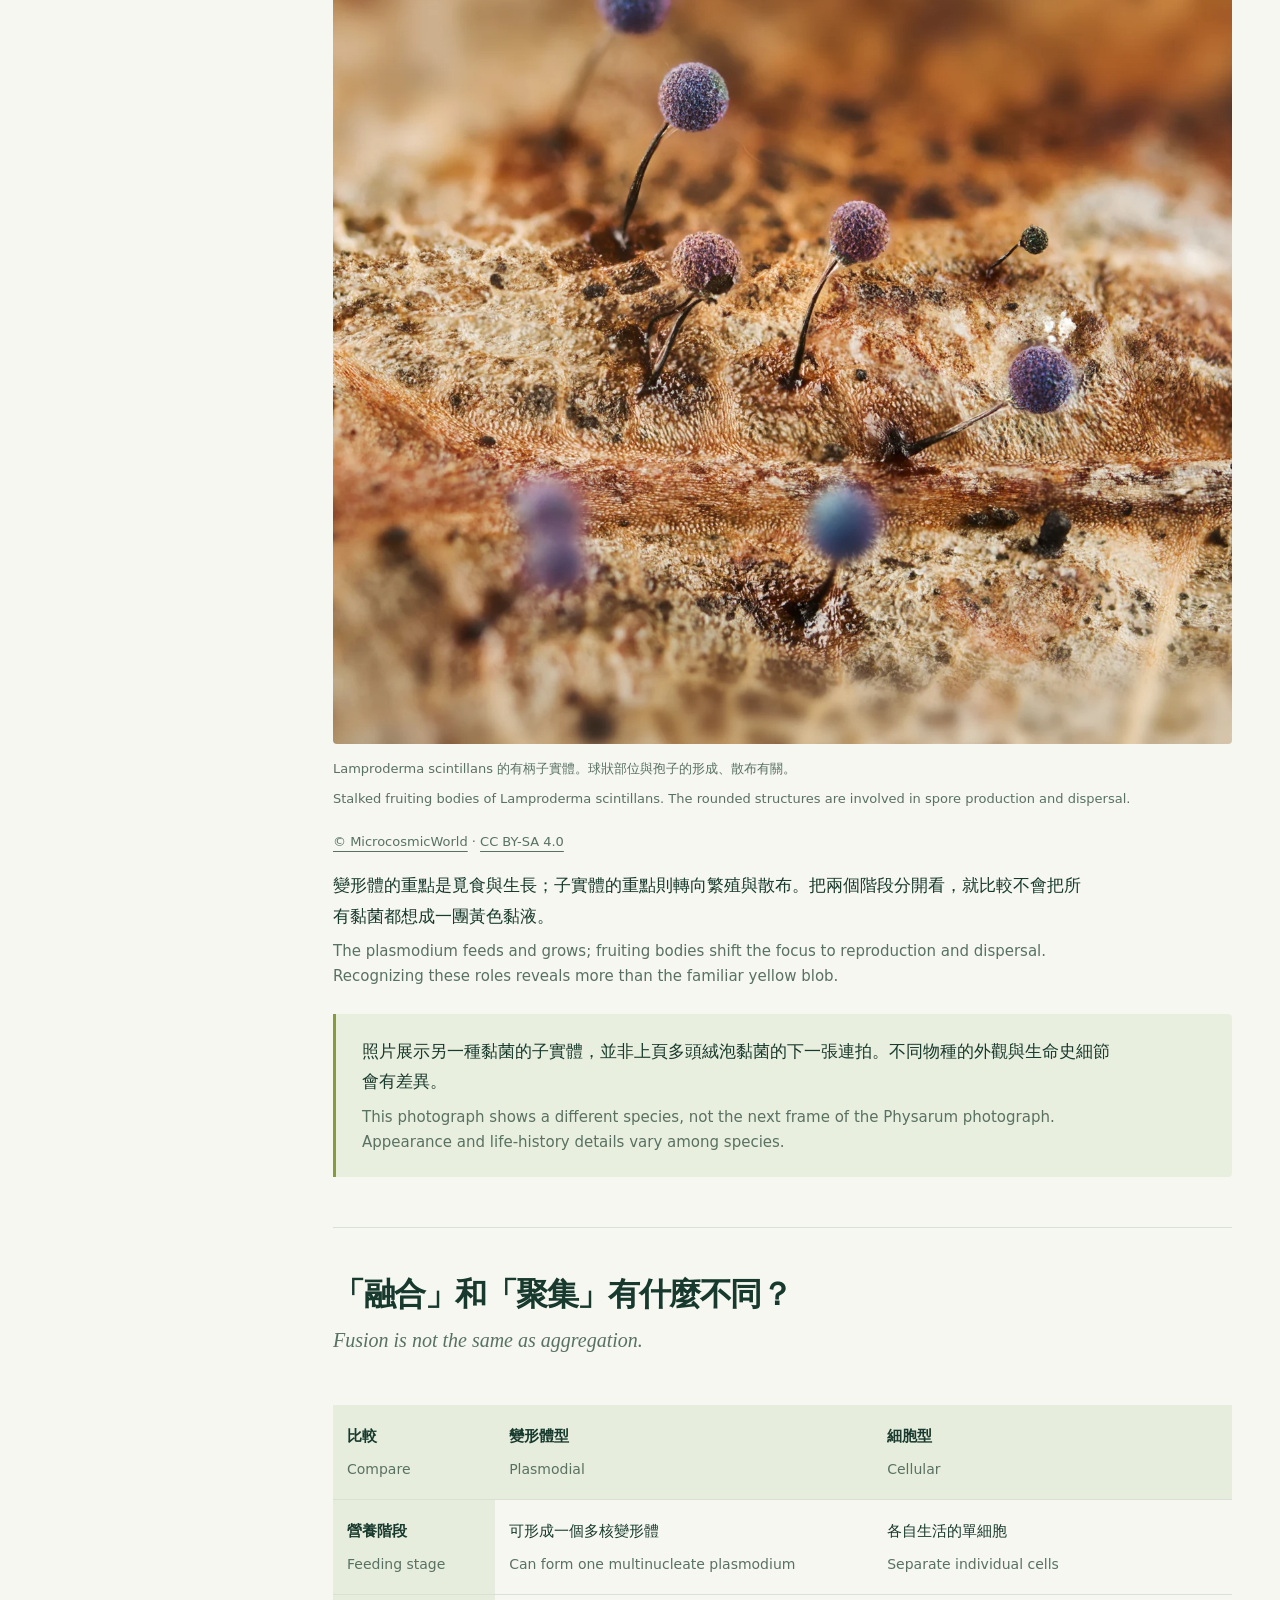
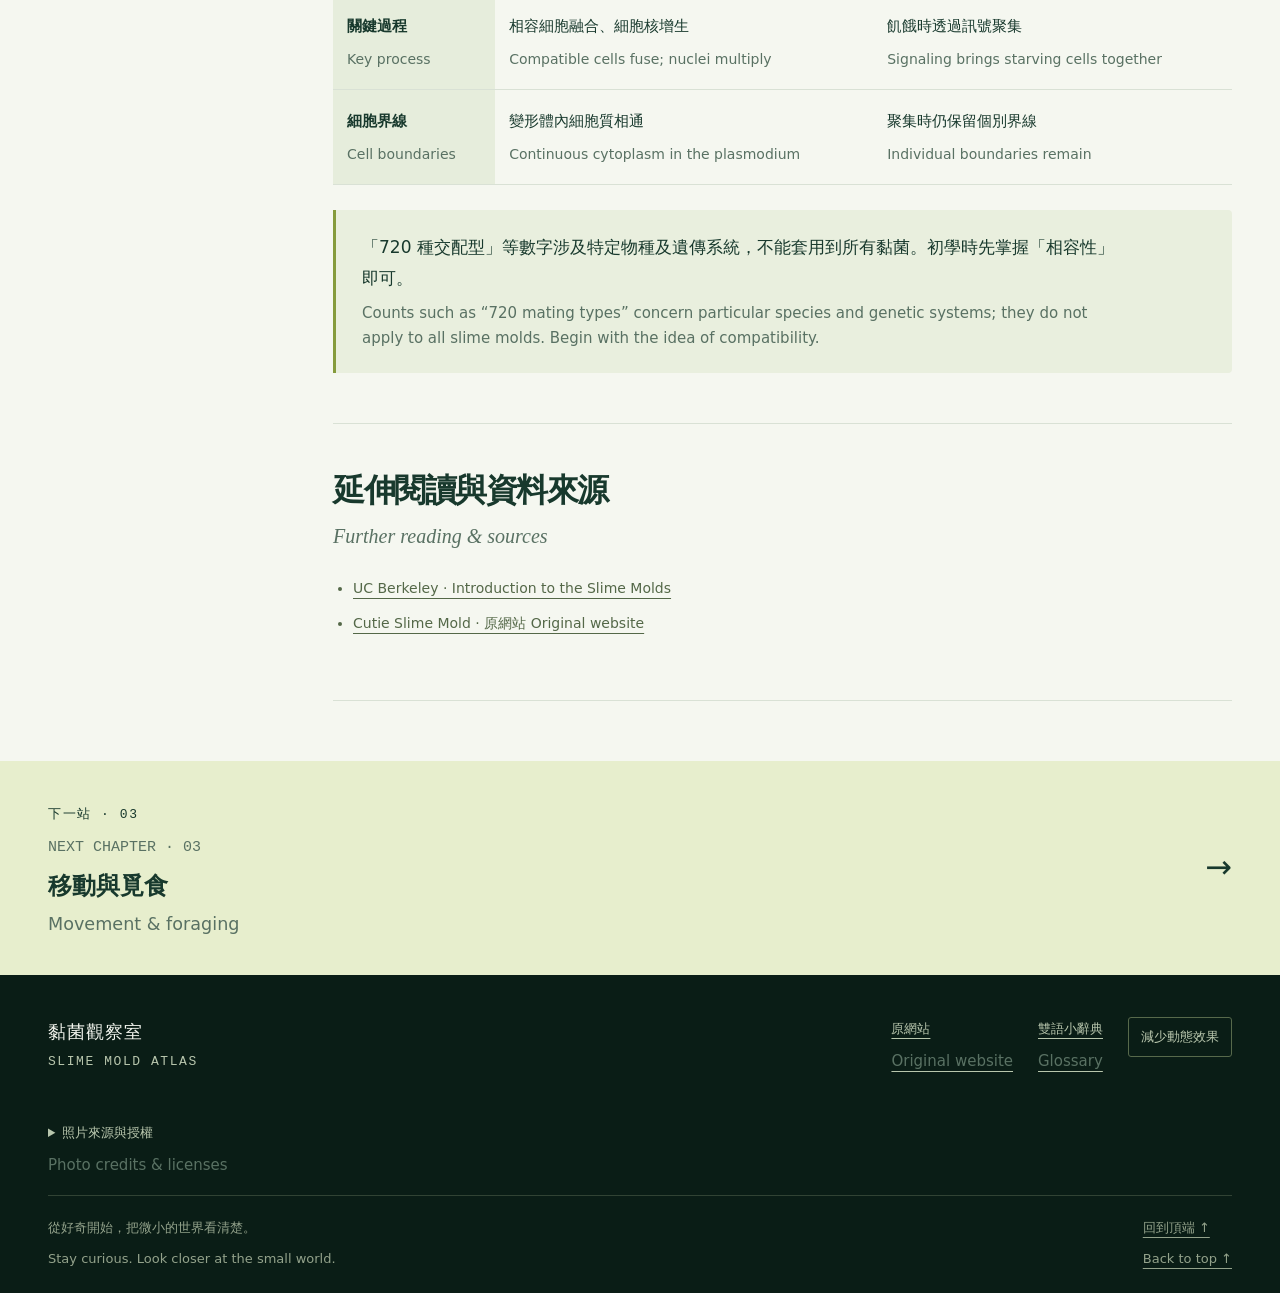
<file: life-cycle/index.html>
<!doctype html><html lang="zh-Hant"><head><meta charset="utf-8"><meta name="viewport" content="width=device-width, initial-scale=1"><meta name="theme-color" content="#10281f"><meta name="description" content="從一顆孢子，到一張正在延伸的網。"><meta property="og:title" content="生命週期 · Life cycle"><meta property="og:description" content="從一顆孢子，到一張正在延伸的網。"><meta property="og:type" content="website"><title>生命週期 · Life cycle｜黏菌觀察室 Slime Mold Atlas</title><link rel="icon" type="image/svg+xml" href="../assets/favicon.svg"><link rel="stylesheet" href="../assets/style.css"><script src="../assets/app.js" defer></script></head><body class="lang-bi"><a class="skip" href="#main">跳至主要內容 / Skip to content</a><header class="site-header" id="top"><div class="wrap header-inner"><a href="../index.html" class="brand" aria-label="黏菌觀察室首頁 Slime Mold Atlas home"><svg class="brand-mark" viewBox="0 0 40 40" aria-hidden="true"><rect width="40" height="40" rx="10" fill="#18392d"/><path d="M9 30 19 20 11 10M19 20 29 9M19 20 31 29M19 20 20 8" fill="none" stroke="#dcf576" stroke-width="1.8"/><g fill="#dcf576"><circle cx="9" cy="30" r="2"/><circle cx="11" cy="10" r="2"/><circle cx="29" cy="9" r="2"/><circle cx="31" cy="29" r="2"/><circle cx="19" cy="20" r="3"/></g></svg><span class="brand-name">黏菌觀察室<span class="brand-sub">SLIME MOLD ATLAS</span></span></a><nav class="main-nav" id="main-nav" aria-label="主要導覽 Main navigation"><a class="nav-link" href="../introduction/index.html" ><span class="bi-zh" lang="zh-Hant">認識黏菌</span><span class="bi-en" lang="en">Meet slime molds</span></a><a class="nav-link" href="index.html" aria-current="page"><span class="bi-zh" lang="zh-Hant">生命週期</span><span class="bi-en" lang="en">Life cycle</span></a><a class="nav-link" href="../movement/index.html" ><span class="bi-zh" lang="zh-Hant">移動與覓食</span><span class="bi-en" lang="en">Movement & foraging</span></a><a class="nav-link" href="../research/index.html" ><span class="bi-zh" lang="zh-Hant">黏菌與科學</span><span class="bi-en" lang="en">Science & discovery</span></a><a class="nav-link" href="../observe/index.html" ><span class="bi-zh" lang="zh-Hant">開始觀察</span><span class="bi-en" lang="en">Start observing</span></a></nav><div class="language"><select id="language" aria-label="閱讀語言 Reading language"><option value="bi">中英對照</option><option value="zh">繁體中文</option><option value="en">English</option></select></div><button class="menu-button" type="button" aria-expanded="false" aria-controls="main-nav"><span class="bi-zh" lang="zh-Hant">選單 ☰</span><span class="bi-en" lang="en">Menu ☰</span></button></div><div class="reading-bar" aria-hidden="true"></div></header><noscript><div class="no-js">可閱讀所有文章；啟用 JavaScript 可切換語言與操作圖解。 Enable JavaScript for language controls and interactive diagrams.</div></noscript><main id="main"><div class="page-banner"><div class="wrap"><div class="breadcrumb"><a href="../index.html"><span class="bi-zh" lang="zh-Hant">首頁</span><span class="bi-en" lang="en">Home</span></a><span aria-hidden="true">/</span><span><span class="bi-zh" lang="zh-Hant">生命週期</span><span class="bi-en" lang="en">Life cycle</span></span></div><div class="banner-title"><span class="big-number">02</span><div><h1><span class="bi-zh" lang="zh-Hant">生命週期</span><span class="bi-en" lang="en">Life cycle</span></h1><p class="lede"><span class="bi-zh" lang="zh-Hant">從一顆孢子，到一張正在延伸的網。</span><span class="bi-en" lang="en">From a tiny spore to a growing living network.</span></p></div></div></div></div><div class="wrap article-layout"><aside class="page-aside"><strong><span class="bi-zh" lang="zh-Hant">本頁導覽</span><span class="bi-en" lang="en">On this page</span></strong><a href="#cycle"><span class="bi-zh" lang="zh-Hant">四個生命階段</span><span class="bi-en" lang="en">Four life stages</span></a><a href="#fruit"><span class="bi-zh" lang="zh-Hant">看懂子實體</span><span class="bi-en" lang="en">Fruiting bodies</span></a><a href="#compare"><span class="bi-zh" lang="zh-Hant">融合與聚集</span><span class="bi-en" lang="en">Fusion vs. aggregation</span></a><a href="#sources"><span class="bi-zh" lang="zh-Hant">資料來源</span><span class="bi-en" lang="en">Sources</span></a></aside><article><section class="article-section reveal" id="cycle"><h2><span class="bi-zh" lang="zh-Hant">同一個生命，持續改變模樣。</span><span class="bi-en" lang="en">A life in changing forms.</span></h2><p class=""><span class="bi-zh" lang="zh-Hant">以下以變形體型黏菌的典型有性生命週期為例。點選任一階段，或按「下一階段」循序閱讀。</span><span class="bi-en" lang="en">This is a simplified sexual life cycle of a plasmodial slime mold. Select a stage or follow the sequence.</span></p><div class="step-buttons"><button type="button" class="stage-button" data-stage="0" aria-pressed="true" aria-controls="stage-0"><span class="stage-no">01</span><strong><span class="bi-zh" lang="zh-Hant">孢子萌發</span><span class="bi-en" lang="en">Spore germination</span></strong></button><button type="button" class="stage-button" data-stage="1" aria-pressed="false" aria-controls="stage-1"><span class="stage-no">02</span><strong><span class="bi-zh" lang="zh-Hant">相容細胞融合</span><span class="bi-en" lang="en">Compatible cells fuse</span></strong></button><button type="button" class="stage-button" data-stage="2" aria-pressed="false" aria-controls="stage-2"><span class="stage-no">03</span><strong><span class="bi-zh" lang="zh-Hant">變形體生長</span><span class="bi-en" lang="en">Plasmodium grows</span></strong></button><button type="button" class="stage-button" data-stage="3" aria-pressed="false" aria-controls="stage-3"><span class="stage-no">04</span><strong><span class="bi-zh" lang="zh-Hant">形成子實體</span><span class="bi-en" lang="en">Fruiting & dispersal</span></strong></button></div><div aria-live="polite" aria-atomic="true"><div class="stage-panel" data-stage-panel="0" id="stage-0" ><h3><span class="bi-zh" lang="zh-Hant">孢子萌發</span><span class="bi-en" lang="en">Spore germination</span></h3><p class=""><span class="bi-zh" lang="zh-Hant">孢子（Spore）在適合的環境萌發，形成微小的變形蟲狀細胞；有些會依水分條件呈現具鞭毛的型態。</span><span class="bi-en" lang="en">A spore germinates under suitable conditions. It produces a tiny amoeboid cell; a flagellated form may occur depending on water conditions.</span></p></div><div class="stage-panel" data-stage-panel="1" id="stage-1" hidden><h3><span class="bi-zh" lang="zh-Hant">相容細胞融合</span><span class="bi-en" lang="en">Compatible cells fuse</span></h3><p class=""><span class="bi-zh" lang="zh-Hant">在典型有性生命週期中，交配型（Mating Types）相容的細胞融合，形成合子（Zygote）。交配型不等於人類的性別分類。</span><span class="bi-en" lang="en">In a typical sexual cycle, cells of compatible mating types fuse to form a zygote. Mating types should not be equated with human gender categories.</span></p></div><div class="stage-panel" data-stage-panel="2" id="stage-2" hidden><h3><span class="bi-zh" lang="zh-Hant">變形體生長</span><span class="bi-en" lang="en">Plasmodium grows</span></h3><p class=""><span class="bi-zh" lang="zh-Hant">細胞核反覆分裂，細胞質仍連續相通，形成多核變形體（Plasmodium）。這就是常見會移動、會覓食的階段。</span><span class="bi-en" lang="en">Nuclei divide while the cytoplasm remains continuous. The resulting multinucleate plasmodium is the familiar moving, feeding stage.</span></p></div><div class="stage-panel" data-stage-panel="3" id="stage-3" hidden><h3><span class="bi-zh" lang="zh-Hant">形成子實體</span><span class="bi-en" lang="en">Fruiting & dispersal</span></h3><p class=""><span class="bi-zh" lang="zh-Hant">在適當的環境訊號下，變形體可轉為形成子實體（Fruiting Bodies），產生並散布孢子，延續生命週期。</span><span class="bi-en" lang="en">Suitable environmental cues can trigger fruiting-body formation. Spores are produced and dispersed, continuing the cycle.</span></p></div></div><div class="stage-tools"><span class="small"><span class="bi-zh" lang="zh-Hant">概念順序，並非等長的時間區間。</span><span class="bi-en" lang="en">A sequence of stages, not equal time intervals.</span></span><button type="button" id="next-stage" class="button"><span class="bi-zh" lang="zh-Hant">下一階段 →</span><span class="bi-en" lang="en">Next stage →</span></button></div><noscript><h3><span class="bi-zh" lang="zh-Hant">相容細胞融合</span><span class="bi-en" lang="en">Compatible cells fuse</span></h3><p class=""><span class="bi-zh" lang="zh-Hant">在典型有性生命週期中，交配型（Mating Types）相容的細胞融合，形成合子（Zygote）。交配型不等於人類的性別分類。</span><span class="bi-en" lang="en">In a typical sexual cycle, cells of compatible mating types fuse to form a zygote. Mating types should not be equated with human gender categories.</span></p><h3><span class="bi-zh" lang="zh-Hant">變形體生長</span><span class="bi-en" lang="en">Plasmodium grows</span></h3><p class=""><span class="bi-zh" lang="zh-Hant">細胞核反覆分裂，細胞質仍連續相通，形成多核變形體（Plasmodium）。這就是常見會移動、會覓食的階段。</span><span class="bi-en" lang="en">Nuclei divide while the cytoplasm remains continuous. The resulting multinucleate plasmodium is the familiar moving, feeding stage.</span></p><h3><span class="bi-zh" lang="zh-Hant">形成子實體</span><span class="bi-en" lang="en">Fruiting & dispersal</span></h3><p class=""><span class="bi-zh" lang="zh-Hant">在適當的環境訊號下，變形體可轉為形成子實體（Fruiting Bodies），產生並散布孢子，延續生命週期。</span><span class="bi-en" lang="en">Suitable environmental cues can trigger fruiting-body formation. Spores are produced and dispersed, continuing the cycle.</span></p></noscript></section><section class="article-section reveal" id="fruit"><h2><span class="bi-zh" lang="zh-Hant">這些小小的構造，有什麼任務？</span><span class="bi-en" lang="en">Small structures, a different task.</span></h2><figure><img class="feature-image" src="../assets/lamproderma-fruiting-bodies.webp" alt="Lamproderma scintillans 的有柄子實體。球狀部位與孢子的形成、散布有關。" loading="lazy" width="1200" height="900"><figcaption class="image-caption"><span class="bi-zh" lang="zh-Hant">Lamproderma scintillans 的有柄子實體。球狀部位與孢子的形成、散布有關。</span><span class="bi-en" lang="en">Stalked fruiting bodies of Lamproderma scintillans. The rounded structures are involved in spore production and dispersal.</span><br><a class="" href="https://commons.wikimedia.org/wiki/File:Lamproderma_scintillans_Slime_Mold_on_Leaf_at_8%C3%97_Magnification.jpg" target="_blank" rel="noopener noreferrer">© MicrocosmicWorld</a> · <a class="" href="https://creativecommons.org/licenses/by-sa/4.0/" target="_blank" rel="noopener noreferrer">CC BY-SA 4.0</a></figcaption></figure><p class=""><span class="bi-zh" lang="zh-Hant">變形體的重點是覓食與生長；子實體的重點則轉向繁殖與散布。把兩個階段分開看，就比較不會把所有黏菌都想成一團黃色黏液。</span><span class="bi-en" lang="en">The plasmodium feeds and grows; fruiting bodies shift the focus to reproduction and dispersal. Recognizing these roles reveals more than the familiar yellow blob.</span></p><aside class="note"><p class=""><span class="bi-zh" lang="zh-Hant">照片展示另一種黏菌的子實體，並非上頁多頭絨泡黏菌的下一張連拍。不同物種的外觀與生命史細節會有差異。</span><span class="bi-en" lang="en">This photograph shows a different species, not the next frame of the Physarum photograph. Appearance and life-history details vary among species.</span></p></aside></section><section class="article-section reveal" id="compare"><h2><span class="bi-zh" lang="zh-Hant">「融合」和「聚集」有什麼不同？</span><span class="bi-en" lang="en">Fusion is not the same as aggregation.</span></h2><div class="table-scroll"><table class="comparison"><thead><tr><th scope="col"><span class="bi-zh" lang="zh-Hant">比較</span><span class="bi-en" lang="en">Compare</span></th><th scope="col"><span class="bi-zh" lang="zh-Hant">變形體型</span><span class="bi-en" lang="en">Plasmodial</span></th><th scope="col"><span class="bi-zh" lang="zh-Hant">細胞型</span><span class="bi-en" lang="en">Cellular</span></th></tr></thead><tbody><tr><th scope="row"><span class="bi-zh" lang="zh-Hant">營養階段</span><span class="bi-en" lang="en">Feeding stage</span></th><td><span class="bi-zh" lang="zh-Hant">可形成一個多核變形體</span><span class="bi-en" lang="en">Can form one multinucleate plasmodium</span></td><td><span class="bi-zh" lang="zh-Hant">各自生活的單細胞</span><span class="bi-en" lang="en">Separate individual cells</span></td></tr><tr><th scope="row"><span class="bi-zh" lang="zh-Hant">關鍵過程</span><span class="bi-en" lang="en">Key process</span></th><td><span class="bi-zh" lang="zh-Hant">相容細胞融合、細胞核增生</span><span class="bi-en" lang="en">Compatible cells fuse; nuclei multiply</span></td><td><span class="bi-zh" lang="zh-Hant">飢餓時透過訊號聚集</span><span class="bi-en" lang="en">Signaling brings starving cells together</span></td></tr><tr><th scope="row"><span class="bi-zh" lang="zh-Hant">細胞界線</span><span class="bi-en" lang="en">Cell boundaries</span></th><td><span class="bi-zh" lang="zh-Hant">變形體內細胞質相通</span><span class="bi-en" lang="en">Continuous cytoplasm in the plasmodium</span></td><td><span class="bi-zh" lang="zh-Hant">聚集時仍保留個別界線</span><span class="bi-en" lang="en">Individual boundaries remain</span></td></tr></tbody></table></div><aside class="note"><p class=""><span class="bi-zh" lang="zh-Hant">「720 種交配型」等數字涉及特定物種及遺傳系統，不能套用到所有黏菌。初學時先掌握「相容性」即可。</span><span class="bi-en" lang="en">Counts such as “720 mating types” concern particular species and genetic systems; they do not apply to all slime molds. Begin with the idea of compatibility.</span></p></aside></section><section class="article-section" id="sources"><h2><span class="bi-zh" lang="zh-Hant">延伸閱讀與資料來源</span><span class="bi-en" lang="en">Further reading & sources</span></h2><ul class="source-list"><li><a class="" href="https://ucmp.berkeley.edu/protista/slimemolds.html" target="_blank" rel="noopener noreferrer">UC Berkeley · Introduction to the Slime Molds</a></li><li><a class="" href="https://sites.google.com/mljh.ylc.edu.tw/somewhere-goes-something/homepage" target="_blank" rel="noopener noreferrer">Cutie Slime Mold · 原網站 Original website</a></li></ul></section></article></div><div class="page-next"><div class="wrap"><a href="../movement/index.html"><div><span class="mono"><span class="bi-zh" lang="zh-Hant">下一站 · 03</span><span class="bi-en" lang="en">NEXT CHAPTER · 03</span></span><h3><span class="bi-zh" lang="zh-Hant">移動與覓食</span><span class="bi-en" lang="en">Movement & foraging</span></h3></div><span class="next-arrow" aria-hidden="true">→</span></a></div></div></main><footer class="site-footer"><div class="wrap"><div class="footer-top"><div><div class="footer-title">黏菌觀察室</div><span class="mono">SLIME MOLD ATLAS</span></div><div class="footer-links"><a class="" href="https://sites.google.com/mljh.ylc.edu.tw/somewhere-goes-something/homepage" target="_blank" rel="noopener noreferrer"><span class="bi-zh" lang="zh-Hant">原網站</span><span class="bi-en" lang="en">Original website</span></a><a href="../observe/index.html#glossary"><span class="bi-zh" lang="zh-Hant">雙語小辭典</span><span class="bi-en" lang="en">Glossary</span></a><button class="motion-setting" id="motion-setting" type="button" aria-pressed="false"><span class="bi-zh" lang="zh-Hant">減少動態效果</span><span class="bi-en" lang="en">Reduce motion</span></button></div></div><details class="credit-details"><summary><span class="bi-zh" lang="zh-Hant">照片來源與授權</span><span class="bi-en" lang="en">Photo credits & licenses</span></summary><ul><li><a class="" href="https://commons.wikimedia.org/wiki/File:R%C3%A9seau_veineux_physarum_polycephalum_2.jpg" target="_blank" rel="noopener noreferrer">Physarum polycephalum</a> — <a class="" href="https://commons.wikimedia.org/wiki/User:Tim_Tim_(VD_fr)" target="_blank" rel="noopener noreferrer">Tim Tim (VD fr)</a> · <a class="" href="https://creativecommons.org/licenses/by-sa/4.0/" target="_blank" rel="noopener noreferrer">CC BY-SA 4.0</a></li><li><a class="" href="https://commons.wikimedia.org/wiki/File:Lamproderma_scintillans_Slime_Mold_on_Leaf_at_8%C3%97_Magnification.jpg" target="_blank" rel="noopener noreferrer">Lamproderma scintillans</a> — <a class="" href="https://commons.wikimedia.org/wiki/User:MicrocosmicWorld" target="_blank" rel="noopener noreferrer">MicrocosmicWorld</a> · <a class="" href="https://creativecommons.org/licenses/by-sa/4.0/" target="_blank" rel="noopener noreferrer">CC BY-SA 4.0</a></li><li><a class="" href="https://commons.wikimedia.org/wiki/File:Australian_physarum_polycephalum.jpg" target="_blank" rel="noopener noreferrer">Physarum polycephalum</a> — <a class="" href="https://commons.wikimedia.org/wiki/User:Tim_Tim_(VD_fr)" target="_blank" rel="noopener noreferrer">Tim Tim (VD fr)</a> · <a class="" href="https://creativecommons.org/licenses/by-sa/4.0/" target="_blank" rel="noopener noreferrer">CC BY-SA 4.0</a></li></ul><p class=""><span class="bi-zh" lang="zh-Hant">照片依原攝影者標示物種；本站縮小尺寸、轉為 WebP，版面可能裁切或調整顯示亮度。修改後照片仍依 CC BY-SA 4.0 提供。</span><span class="bi-en" lang="en">Species names follow the photographers’ descriptions. Images are resized and converted to WebP; layout crops or display brightness may vary. Adapted photographs remain under CC BY-SA 4.0.</span></p></details><div class="footer-bottom"><span><span class="bi-zh" lang="zh-Hant">從好奇開始，把微小的世界看清楚。</span><span class="bi-en" lang="en">Stay curious. Look closer at the small world.</span></span><a class="back-top" href="#top"><span class="bi-zh" lang="zh-Hant">回到頂端 ↑</span><span class="bi-en" lang="en">Back to top ↑</span></a></div></div></footer></body></html>
</file>
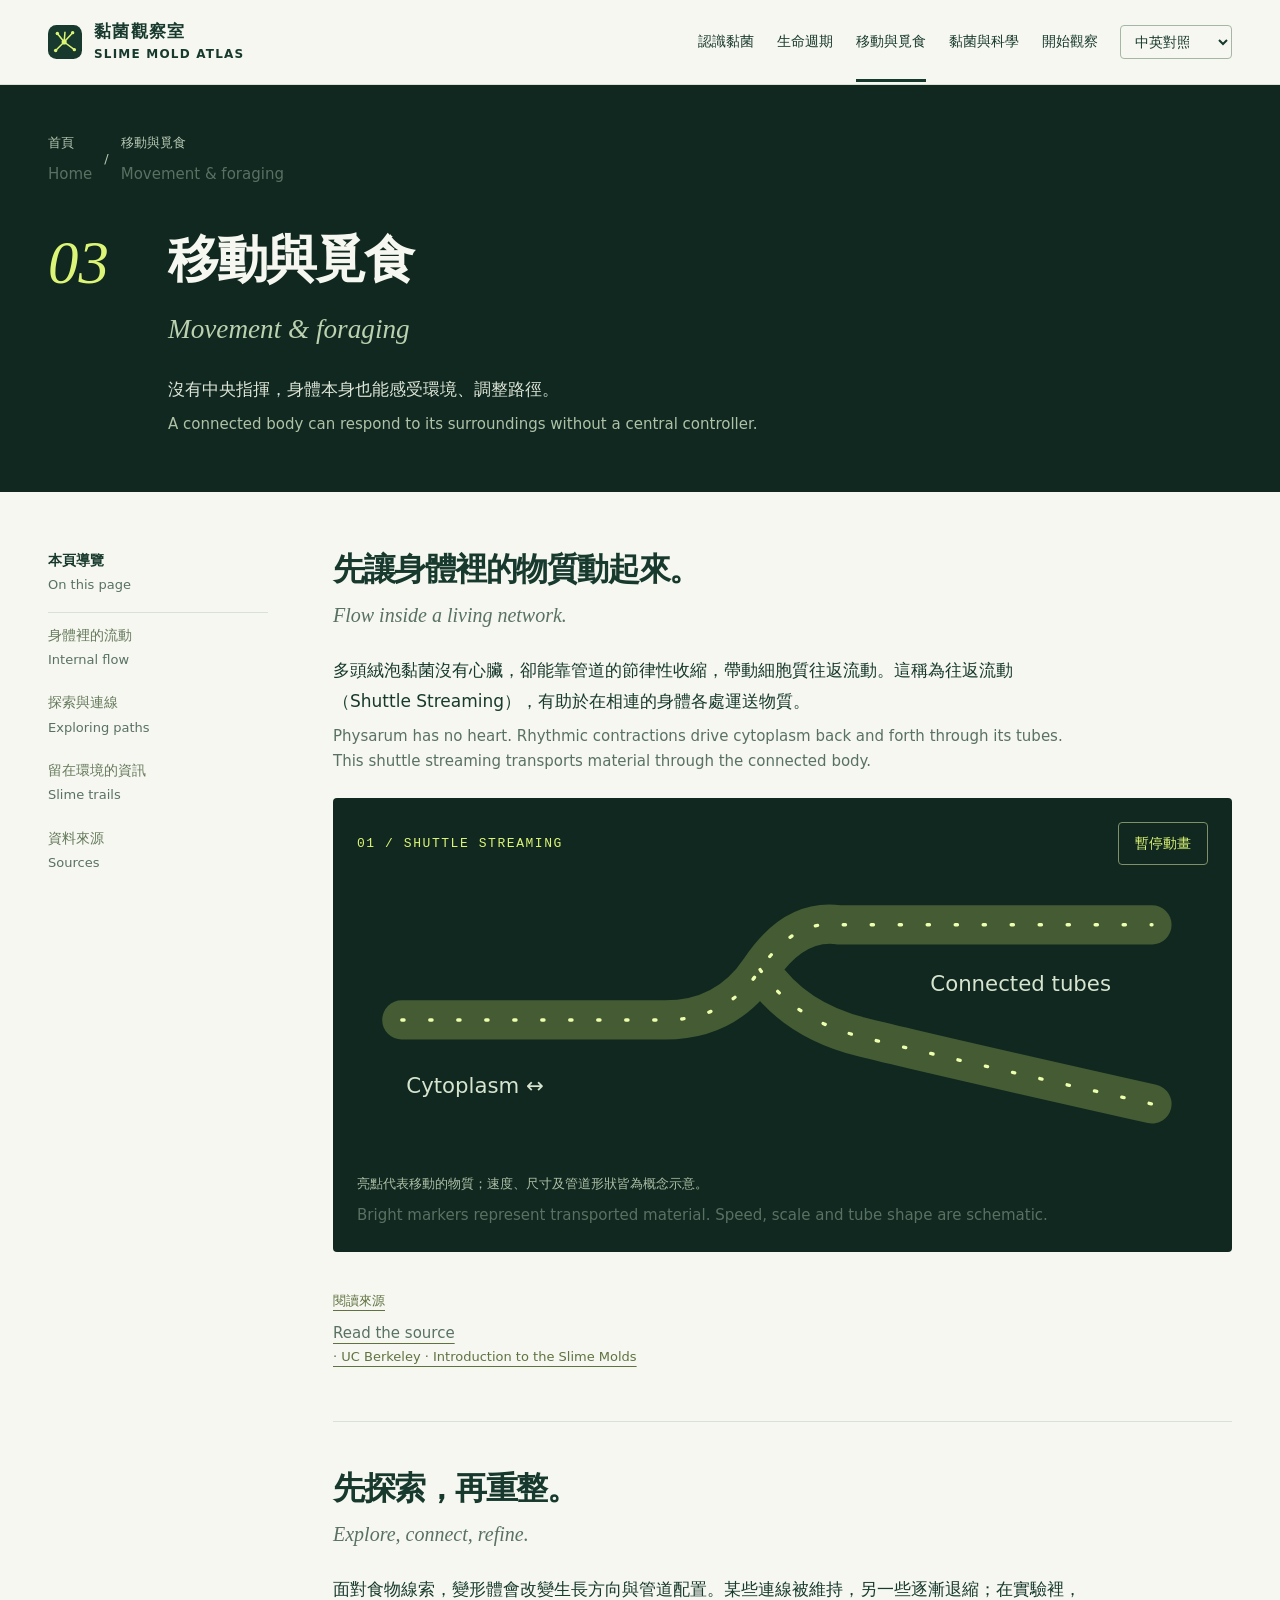
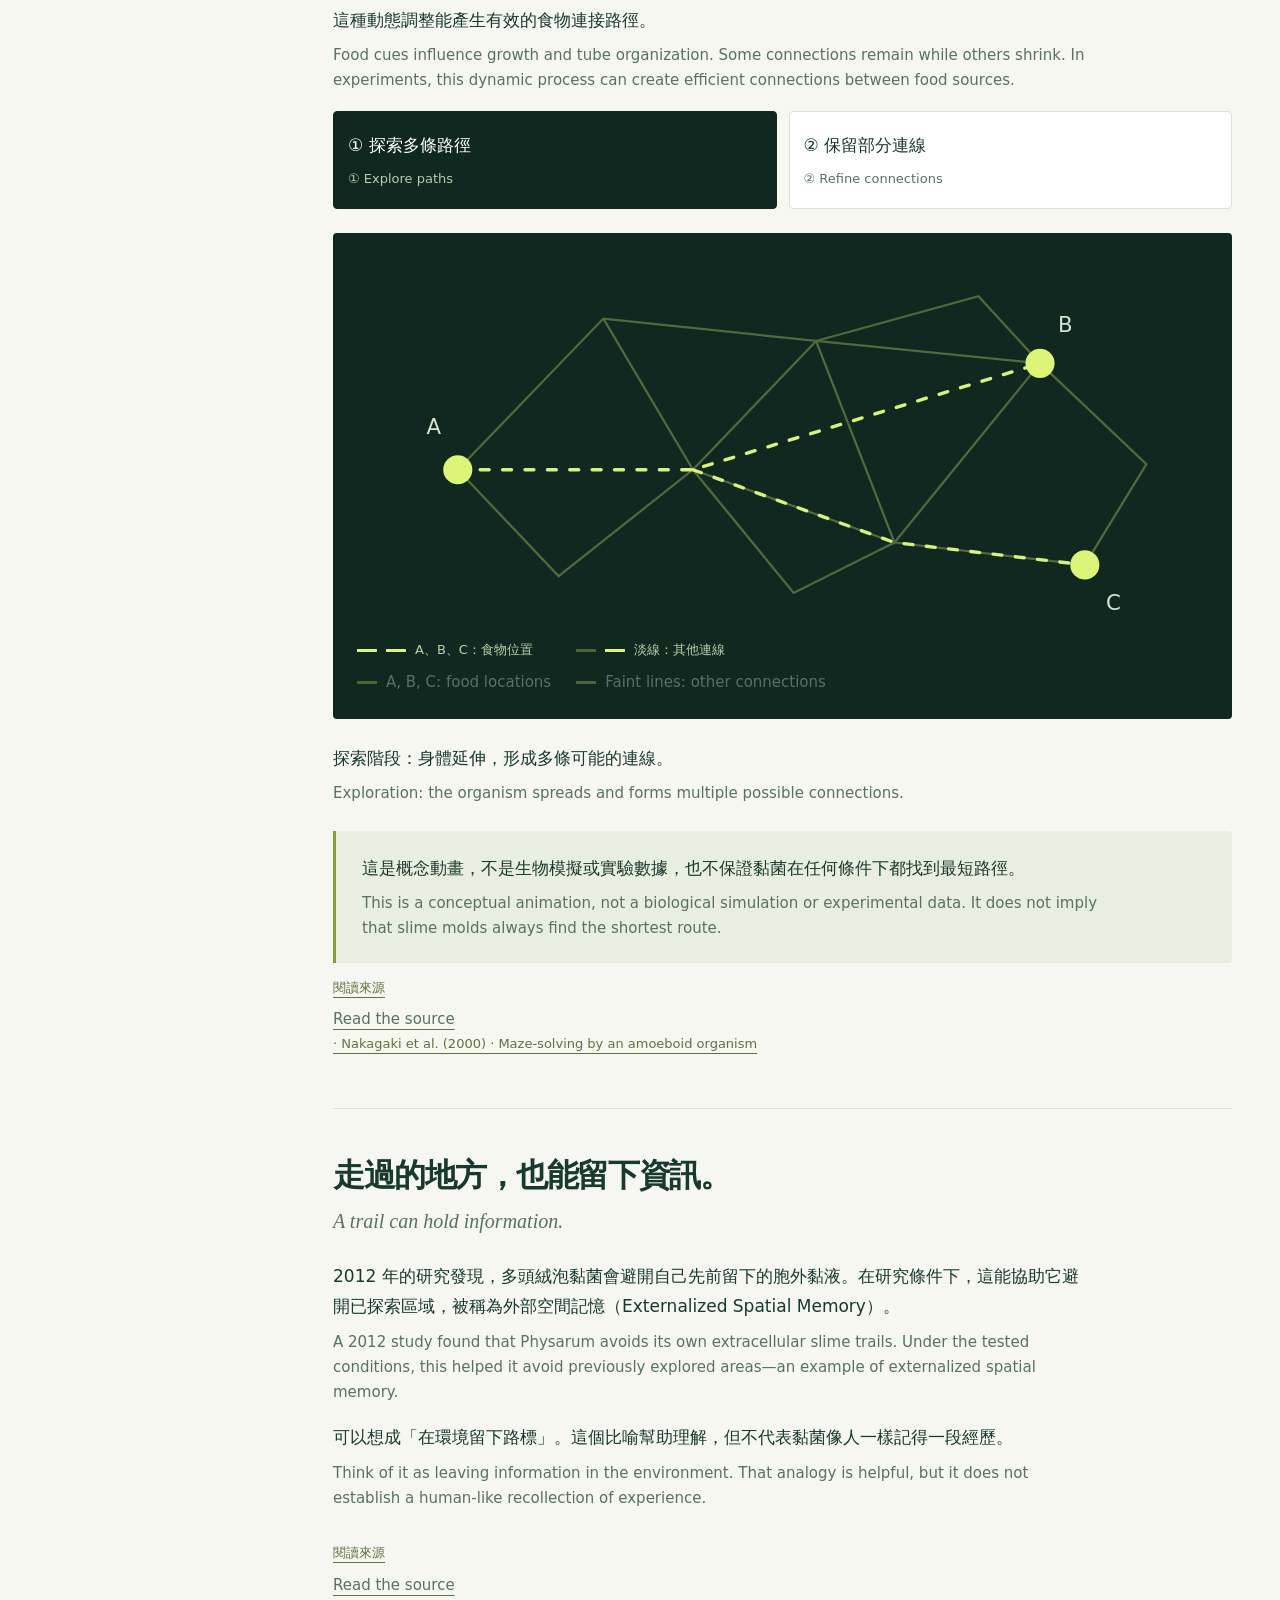
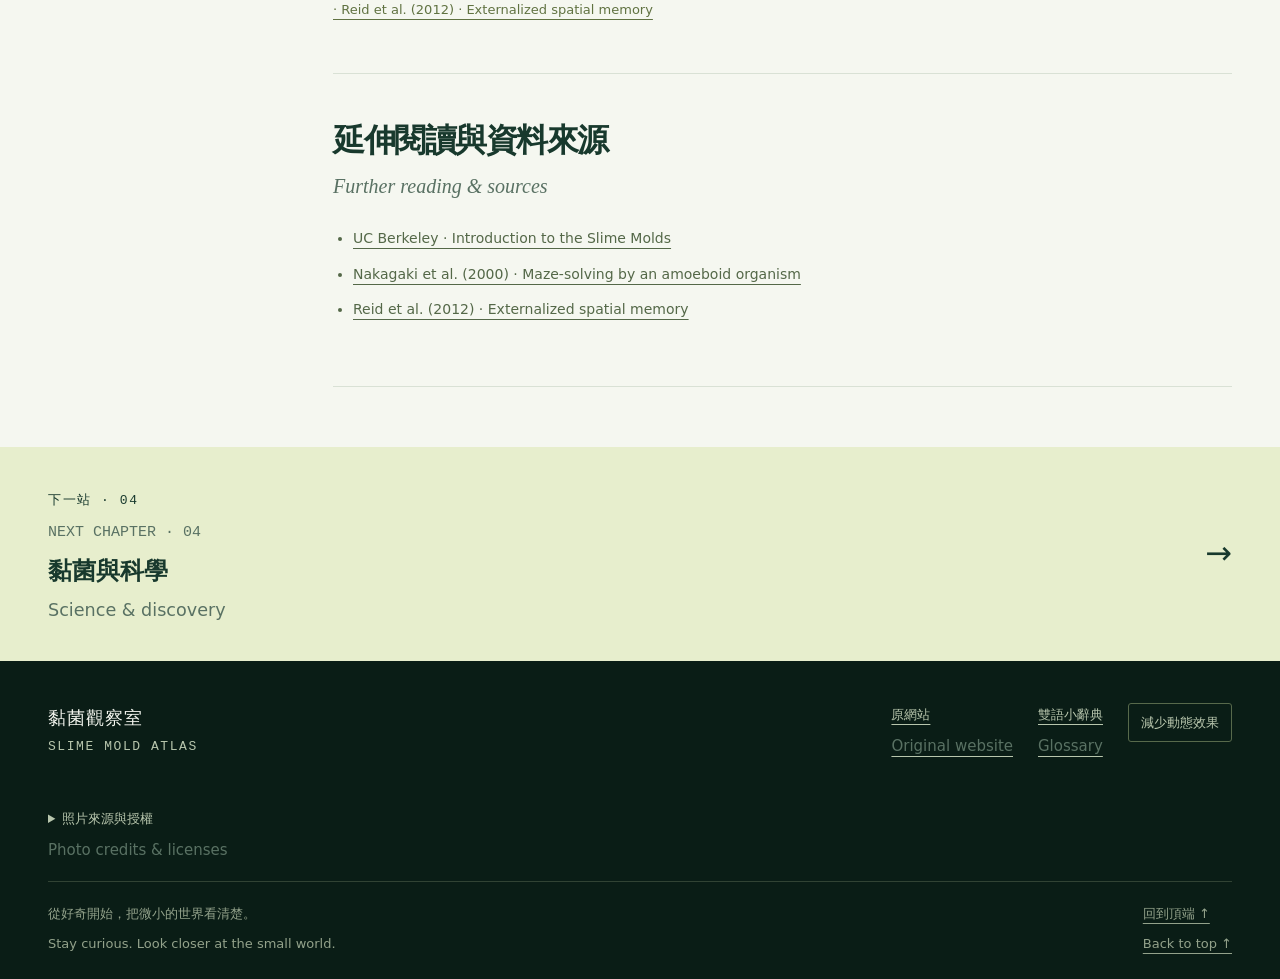
<file: movement/index.html>
<!doctype html><html lang="zh-Hant"><head><meta charset="utf-8"><meta name="viewport" content="width=device-width, initial-scale=1"><meta name="theme-color" content="#10281f"><meta name="description" content="沒有中央指揮，身體本身也能感受環境、調整路徑。"><meta property="og:title" content="移動與覓食 · Movement &amp; foraging"><meta property="og:description" content="沒有中央指揮，身體本身也能感受環境、調整路徑。"><meta property="og:type" content="website"><title>移動與覓食 · Movement & foraging｜黏菌觀察室 Slime Mold Atlas</title><link rel="icon" type="image/svg+xml" href="../assets/favicon.svg"><link rel="stylesheet" href="../assets/style.css"><script src="../assets/app.js" defer></script></head><body class="lang-bi"><a class="skip" href="#main">跳至主要內容 / Skip to content</a><header class="site-header" id="top"><div class="wrap header-inner"><a href="../index.html" class="brand" aria-label="黏菌觀察室首頁 Slime Mold Atlas home"><svg class="brand-mark" viewBox="0 0 40 40" aria-hidden="true"><rect width="40" height="40" rx="10" fill="#18392d"/><path d="M9 30 19 20 11 10M19 20 29 9M19 20 31 29M19 20 20 8" fill="none" stroke="#dcf576" stroke-width="1.8"/><g fill="#dcf576"><circle cx="9" cy="30" r="2"/><circle cx="11" cy="10" r="2"/><circle cx="29" cy="9" r="2"/><circle cx="31" cy="29" r="2"/><circle cx="19" cy="20" r="3"/></g></svg><span class="brand-name">黏菌觀察室<span class="brand-sub">SLIME MOLD ATLAS</span></span></a><nav class="main-nav" id="main-nav" aria-label="主要導覽 Main navigation"><a class="nav-link" href="../introduction/index.html" ><span class="bi-zh" lang="zh-Hant">認識黏菌</span><span class="bi-en" lang="en">Meet slime molds</span></a><a class="nav-link" href="../life-cycle/index.html" ><span class="bi-zh" lang="zh-Hant">生命週期</span><span class="bi-en" lang="en">Life cycle</span></a><a class="nav-link" href="index.html" aria-current="page"><span class="bi-zh" lang="zh-Hant">移動與覓食</span><span class="bi-en" lang="en">Movement & foraging</span></a><a class="nav-link" href="../research/index.html" ><span class="bi-zh" lang="zh-Hant">黏菌與科學</span><span class="bi-en" lang="en">Science & discovery</span></a><a class="nav-link" href="../observe/index.html" ><span class="bi-zh" lang="zh-Hant">開始觀察</span><span class="bi-en" lang="en">Start observing</span></a></nav><div class="language"><select id="language" aria-label="閱讀語言 Reading language"><option value="bi">中英對照</option><option value="zh">繁體中文</option><option value="en">English</option></select></div><button class="menu-button" type="button" aria-expanded="false" aria-controls="main-nav"><span class="bi-zh" lang="zh-Hant">選單 ☰</span><span class="bi-en" lang="en">Menu ☰</span></button></div><div class="reading-bar" aria-hidden="true"></div></header><noscript><div class="no-js">可閱讀所有文章；啟用 JavaScript 可切換語言與操作圖解。 Enable JavaScript for language controls and interactive diagrams.</div></noscript><main id="main"><div class="page-banner"><div class="wrap"><div class="breadcrumb"><a href="../index.html"><span class="bi-zh" lang="zh-Hant">首頁</span><span class="bi-en" lang="en">Home</span></a><span aria-hidden="true">/</span><span><span class="bi-zh" lang="zh-Hant">移動與覓食</span><span class="bi-en" lang="en">Movement & foraging</span></span></div><div class="banner-title"><span class="big-number">03</span><div><h1><span class="bi-zh" lang="zh-Hant">移動與覓食</span><span class="bi-en" lang="en">Movement & foraging</span></h1><p class="lede"><span class="bi-zh" lang="zh-Hant">沒有中央指揮，身體本身也能感受環境、調整路徑。</span><span class="bi-en" lang="en">A connected body can respond to its surroundings without a central controller.</span></p></div></div></div></div><div class="wrap article-layout"><aside class="page-aside"><strong><span class="bi-zh" lang="zh-Hant">本頁導覽</span><span class="bi-en" lang="en">On this page</span></strong><a href="#flow"><span class="bi-zh" lang="zh-Hant">身體裡的流動</span><span class="bi-en" lang="en">Internal flow</span></a><a href="#foraging"><span class="bi-zh" lang="zh-Hant">探索與連線</span><span class="bi-en" lang="en">Exploring paths</span></a><a href="#trails"><span class="bi-zh" lang="zh-Hant">留在環境的資訊</span><span class="bi-en" lang="en">Slime trails</span></a><a href="#sources"><span class="bi-zh" lang="zh-Hant">資料來源</span><span class="bi-en" lang="en">Sources</span></a></aside><article><section class="article-section reveal" id="flow"><h2><span class="bi-zh" lang="zh-Hant">先讓身體裡的物質動起來。</span><span class="bi-en" lang="en">Flow inside a living network.</span></h2><p class=""><span class="bi-zh" lang="zh-Hant">多頭絨泡黏菌沒有心臟，卻能靠管道的節律性收縮，帶動細胞質往返流動。這稱為往返流動（Shuttle Streaming），有助於在相連的身體各處運送物質。</span><span class="bi-en" lang="en">Physarum has no heart. Rhythmic contractions drive cytoplasm back and forth through its tubes. This shuttle streaming transports material through the connected body.</span></p><div class="diagram"><div class="motion-heading"><span class="mono">01 / SHUTTLE STREAMING</span><button type="button" data-motion-toggle aria-pressed="false"><span class="bi-zh" lang="zh-Hant">暫停動畫</span><span class="bi-en" lang="en">Pause</span></button></div><svg viewBox="0 0 760 250" role="img" aria-labelledby="flow-title flow-description"><title id="flow-title">細胞質往返流動 Cytoplasmic shuttle streaming</title><desc id="flow-description">一條相連的管道內，亮點往返移動。示意收縮如何推動細胞質，並非實際速度或尺寸。</desc><path d="M40 125H275 Q330 125 360 80 T430 40 H710 M360 80 Q390 125 450 140 T710 200" stroke="#455b33" stroke-width="35" fill="none" stroke-linecap="round"/><path class="flow-particle" d="M40 125H275 Q330 125 360 80 T430 40 H710 M360 80 Q390 125 450 140 T710 200" fill="none"/><text x="44" y="190" font-size="19">Cytoplasm ↔</text><text x="512" y="99" font-size="19">Connected tubes</text></svg><div class="diagram-note"><span class="bi-zh" lang="zh-Hant">亮點代表移動的物質；速度、尺寸及管道形狀皆為概念示意。</span><span class="bi-en" lang="en">Bright markers represent transported material. Speed, scale and tube shape are schematic.</span></div></div><a class="source-link" href="https://ucmp.berkeley.edu/protista/slimemolds.html" target="_blank" rel="noopener noreferrer"><span class="bi-zh" lang="zh-Hant">閱讀來源</span><span class="bi-en" lang="en">Read the source</span> · UC Berkeley · Introduction to the Slime Molds</a></section><section class="article-section reveal" id="foraging"><h2><span class="bi-zh" lang="zh-Hant">先探索，再重整。</span><span class="bi-en" lang="en">Explore, connect, refine.</span></h2><p class=""><span class="bi-zh" lang="zh-Hant">面對食物線索，變形體會改變生長方向與管道配置。某些連線被維持，另一些逐漸退縮；在實驗裡，這種動態調整能產生有效的食物連接路徑。</span><span class="bi-en" lang="en">Food cues influence growth and tube organization. Some connections remain while others shrink. In experiments, this dynamic process can create efficient connections between food sources.</span></p><div class="stage-buttons two-options"><button type="button" class="stage-button" data-network="explore" aria-pressed="true"><span class="bi-zh" lang="zh-Hant">① 探索多條路徑</span><span class="bi-en" lang="en">① Explore paths</span></button><button type="button" class="stage-button" data-network="refine" aria-pressed="false"><span class="bi-zh" lang="zh-Hant">② 保留部分連線</span><span class="bi-en" lang="en">② Refine connections</span></button></div><div class="diagram"><svg id="network-diagram" class="network" viewBox="0 0 760 330" role="img" aria-labelledby="network-title network-desc"><title id="network-title">探索到保留連線的概念圖 Exploring and refining connections</title><desc id="network-desc">食物點 A、B、C 由多條路徑連接。切換保留連線後，次要路徑淡出，示意路徑的重整，不是實際實驗結果。</desc><g stroke="#d9f27b" stroke-width="2" fill="none"><path class="network-optional" d="M90 190 220 55 410 75 610 95M220 55 300 190 410 75 480 255 610 95M90 190 180 285 300 190 480 255 650 275M410 75 555 35 610 95M300 190 390 300 480 255M610 95 705 185 650 275"/><path class="network-core network-route" d="M90 190 300 190 610 95M300 190 480 255 650 275"/></g><g fill="#dcf576"><circle cx="90" cy="190" r="13"/><circle cx="610" cy="95" r="13"/><circle cx="650" cy="275" r="13"/></g><g font-size="19"><text x="62" y="158">A</text><text x="626" y="67">B</text><text x="669" y="315">C</text></g></svg><div class="legend"><span><span class="bi-zh" lang="zh-Hant">A、B、C：食物位置</span><span class="bi-en" lang="en">A, B, C: food locations</span></span><span><span class="bi-zh" lang="zh-Hant">淡線：其他連線</span><span class="bi-en" lang="en">Faint lines: other connections</span></span></div></div><div aria-live="polite"><div data-network-copy="explore"><p class=""><span class="bi-zh" lang="zh-Hant">探索階段：身體延伸，形成多條可能的連線。</span><span class="bi-en" lang="en">Exploration: the organism spreads and forms multiple possible connections.</span></p></div><div data-network-copy="refine" hidden><p class=""><span class="bi-zh" lang="zh-Hant">重整階段：部分管道維持或增粗，其他連線逐漸退縮。</span><span class="bi-en" lang="en">Refinement: some tubes remain or thicken while other connections recede.</span></p></div></div><aside class="note"><p class=""><span class="bi-zh" lang="zh-Hant">這是概念動畫，不是生物模擬或實驗數據，也不保證黏菌在任何條件下都找到最短路徑。</span><span class="bi-en" lang="en">This is a conceptual animation, not a biological simulation or experimental data. It does not imply that slime molds always find the shortest route.</span></p></aside><a class="source-link" href="https://www.nature.com/articles/35035159" target="_blank" rel="noopener noreferrer"><span class="bi-zh" lang="zh-Hant">閱讀來源</span><span class="bi-en" lang="en">Read the source</span> · Nakagaki et al. (2000) · Maze-solving by an amoeboid organism</a></section><section class="article-section reveal" id="trails"><h2><span class="bi-zh" lang="zh-Hant">走過的地方，也能留下資訊。</span><span class="bi-en" lang="en">A trail can hold information.</span></h2><p class=""><span class="bi-zh" lang="zh-Hant">2012 年的研究發現，多頭絨泡黏菌會避開自己先前留下的胞外黏液。在研究條件下，這能協助它避開已探索區域，被稱為外部空間記憶（Externalized Spatial Memory）。</span><span class="bi-en" lang="en">A 2012 study found that Physarum avoids its own extracellular slime trails. Under the tested conditions, this helped it avoid previously explored areas—an example of externalized spatial memory.</span></p><p class=""><span class="bi-zh" lang="zh-Hant">可以想成「在環境留下路標」。這個比喻幫助理解，但不代表黏菌像人一樣記得一段經歷。</span><span class="bi-en" lang="en">Think of it as leaving information in the environment. That analogy is helpful, but it does not establish a human-like recollection of experience.</span></p><a class="source-link" href="https://pubmed.ncbi.nlm.nih.gov/23045640/" target="_blank" rel="noopener noreferrer"><span class="bi-zh" lang="zh-Hant">閱讀來源</span><span class="bi-en" lang="en">Read the source</span> · Reid et al. (2012) · Externalized spatial memory</a></section><section class="article-section" id="sources"><h2><span class="bi-zh" lang="zh-Hant">延伸閱讀與資料來源</span><span class="bi-en" lang="en">Further reading & sources</span></h2><ul class="source-list"><li><a class="" href="https://ucmp.berkeley.edu/protista/slimemolds.html" target="_blank" rel="noopener noreferrer">UC Berkeley · Introduction to the Slime Molds</a></li><li><a class="" href="https://www.nature.com/articles/35035159" target="_blank" rel="noopener noreferrer">Nakagaki et al. (2000) · Maze-solving by an amoeboid organism</a></li><li><a class="" href="https://pubmed.ncbi.nlm.nih.gov/23045640/" target="_blank" rel="noopener noreferrer">Reid et al. (2012) · Externalized spatial memory</a></li></ul></section></article></div><div class="page-next"><div class="wrap"><a href="../research/index.html"><div><span class="mono"><span class="bi-zh" lang="zh-Hant">下一站 · 04</span><span class="bi-en" lang="en">NEXT CHAPTER · 04</span></span><h3><span class="bi-zh" lang="zh-Hant">黏菌與科學</span><span class="bi-en" lang="en">Science & discovery</span></h3></div><span class="next-arrow" aria-hidden="true">→</span></a></div></div></main><footer class="site-footer"><div class="wrap"><div class="footer-top"><div><div class="footer-title">黏菌觀察室</div><span class="mono">SLIME MOLD ATLAS</span></div><div class="footer-links"><a class="" href="https://sites.google.com/mljh.ylc.edu.tw/somewhere-goes-something/homepage" target="_blank" rel="noopener noreferrer"><span class="bi-zh" lang="zh-Hant">原網站</span><span class="bi-en" lang="en">Original website</span></a><a href="../observe/index.html#glossary"><span class="bi-zh" lang="zh-Hant">雙語小辭典</span><span class="bi-en" lang="en">Glossary</span></a><button class="motion-setting" id="motion-setting" type="button" aria-pressed="false"><span class="bi-zh" lang="zh-Hant">減少動態效果</span><span class="bi-en" lang="en">Reduce motion</span></button></div></div><details class="credit-details"><summary><span class="bi-zh" lang="zh-Hant">照片來源與授權</span><span class="bi-en" lang="en">Photo credits & licenses</span></summary><ul><li><a class="" href="https://commons.wikimedia.org/wiki/File:R%C3%A9seau_veineux_physarum_polycephalum_2.jpg" target="_blank" rel="noopener noreferrer">Physarum polycephalum</a> — <a class="" href="https://commons.wikimedia.org/wiki/User:Tim_Tim_(VD_fr)" target="_blank" rel="noopener noreferrer">Tim Tim (VD fr)</a> · <a class="" href="https://creativecommons.org/licenses/by-sa/4.0/" target="_blank" rel="noopener noreferrer">CC BY-SA 4.0</a></li><li><a class="" href="https://commons.wikimedia.org/wiki/File:Lamproderma_scintillans_Slime_Mold_on_Leaf_at_8%C3%97_Magnification.jpg" target="_blank" rel="noopener noreferrer">Lamproderma scintillans</a> — <a class="" href="https://commons.wikimedia.org/wiki/User:MicrocosmicWorld" target="_blank" rel="noopener noreferrer">MicrocosmicWorld</a> · <a class="" href="https://creativecommons.org/licenses/by-sa/4.0/" target="_blank" rel="noopener noreferrer">CC BY-SA 4.0</a></li><li><a class="" href="https://commons.wikimedia.org/wiki/File:Australian_physarum_polycephalum.jpg" target="_blank" rel="noopener noreferrer">Physarum polycephalum</a> — <a class="" href="https://commons.wikimedia.org/wiki/User:Tim_Tim_(VD_fr)" target="_blank" rel="noopener noreferrer">Tim Tim (VD fr)</a> · <a class="" href="https://creativecommons.org/licenses/by-sa/4.0/" target="_blank" rel="noopener noreferrer">CC BY-SA 4.0</a></li></ul><p class=""><span class="bi-zh" lang="zh-Hant">照片依原攝影者標示物種；本站縮小尺寸、轉為 WebP，版面可能裁切或調整顯示亮度。修改後照片仍依 CC BY-SA 4.0 提供。</span><span class="bi-en" lang="en">Species names follow the photographers’ descriptions. Images are resized and converted to WebP; layout crops or display brightness may vary. Adapted photographs remain under CC BY-SA 4.0.</span></p></details><div class="footer-bottom"><span><span class="bi-zh" lang="zh-Hant">從好奇開始，把微小的世界看清楚。</span><span class="bi-en" lang="en">Stay curious. Look closer at the small world.</span></span><a class="back-top" href="#top"><span class="bi-zh" lang="zh-Hant">回到頂端 ↑</span><span class="bi-en" lang="en">Back to top ↑</span></a></div></div></footer></body></html>
</file>
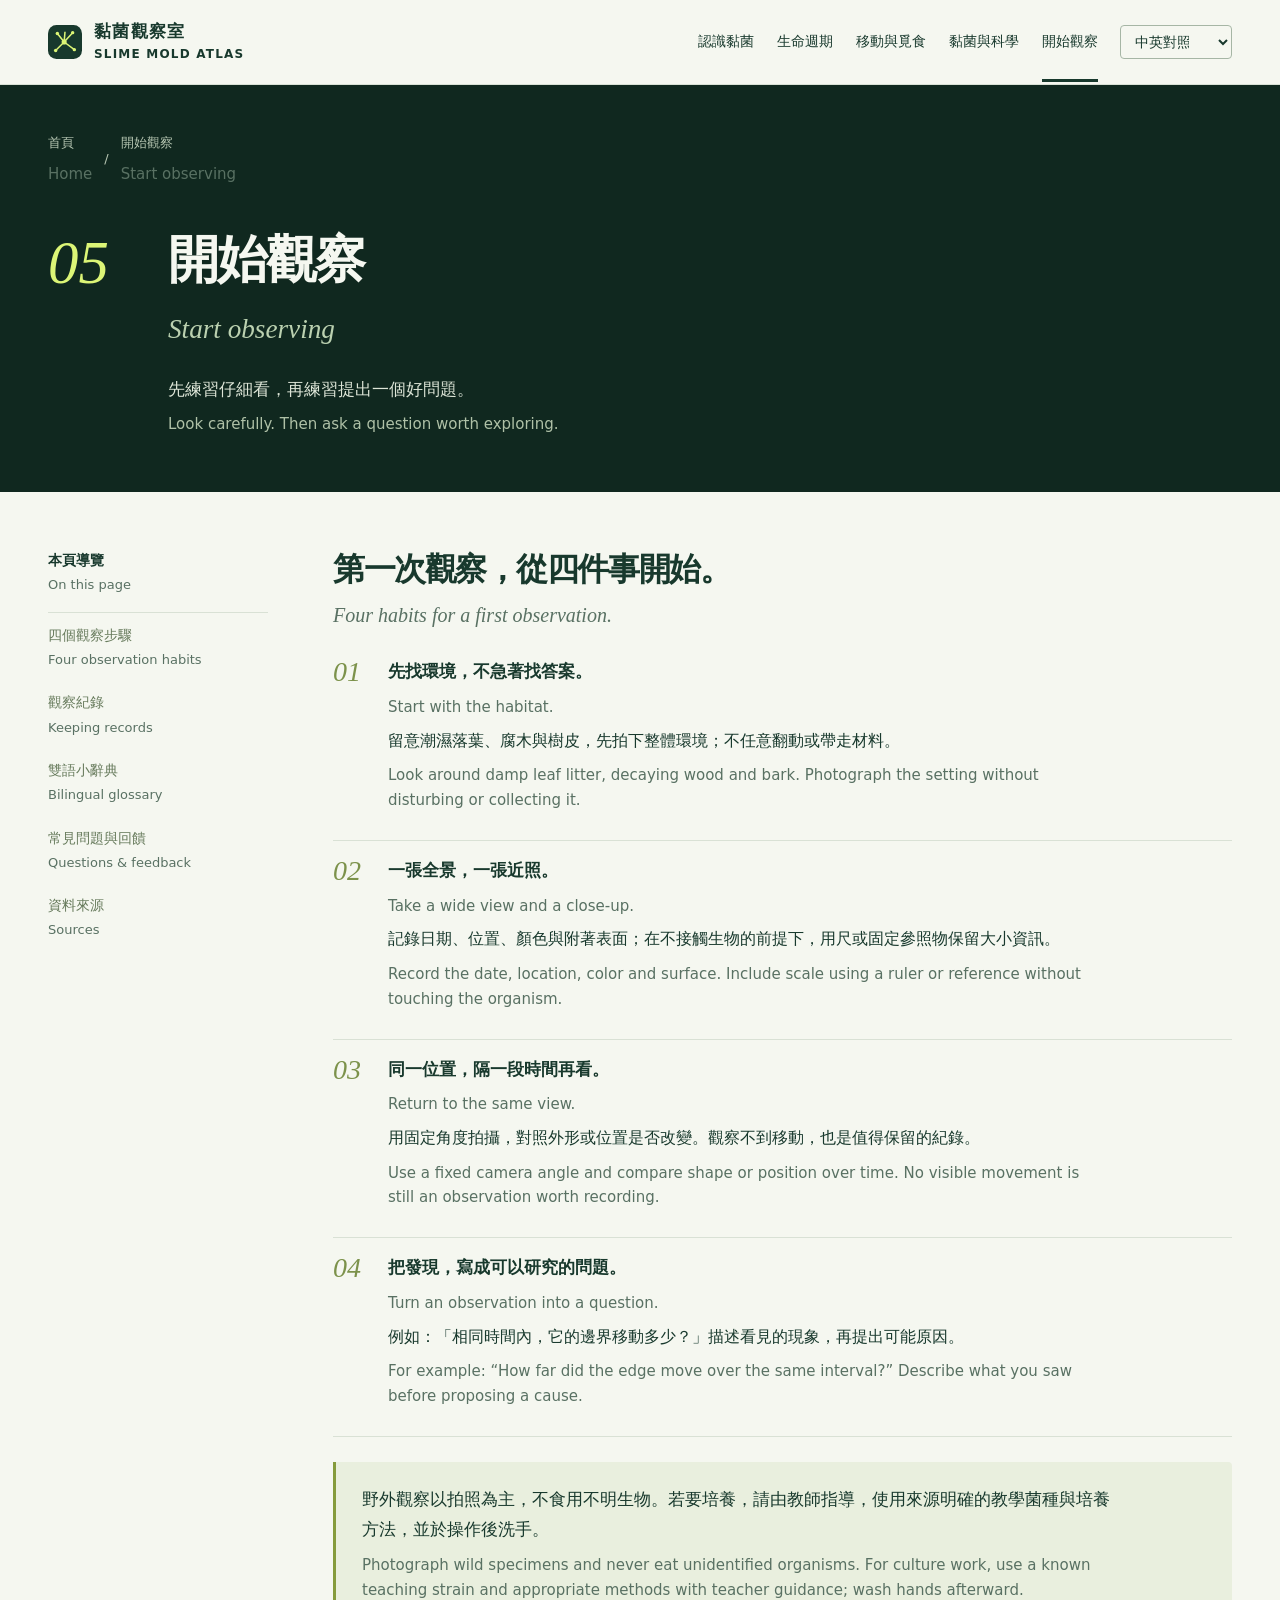
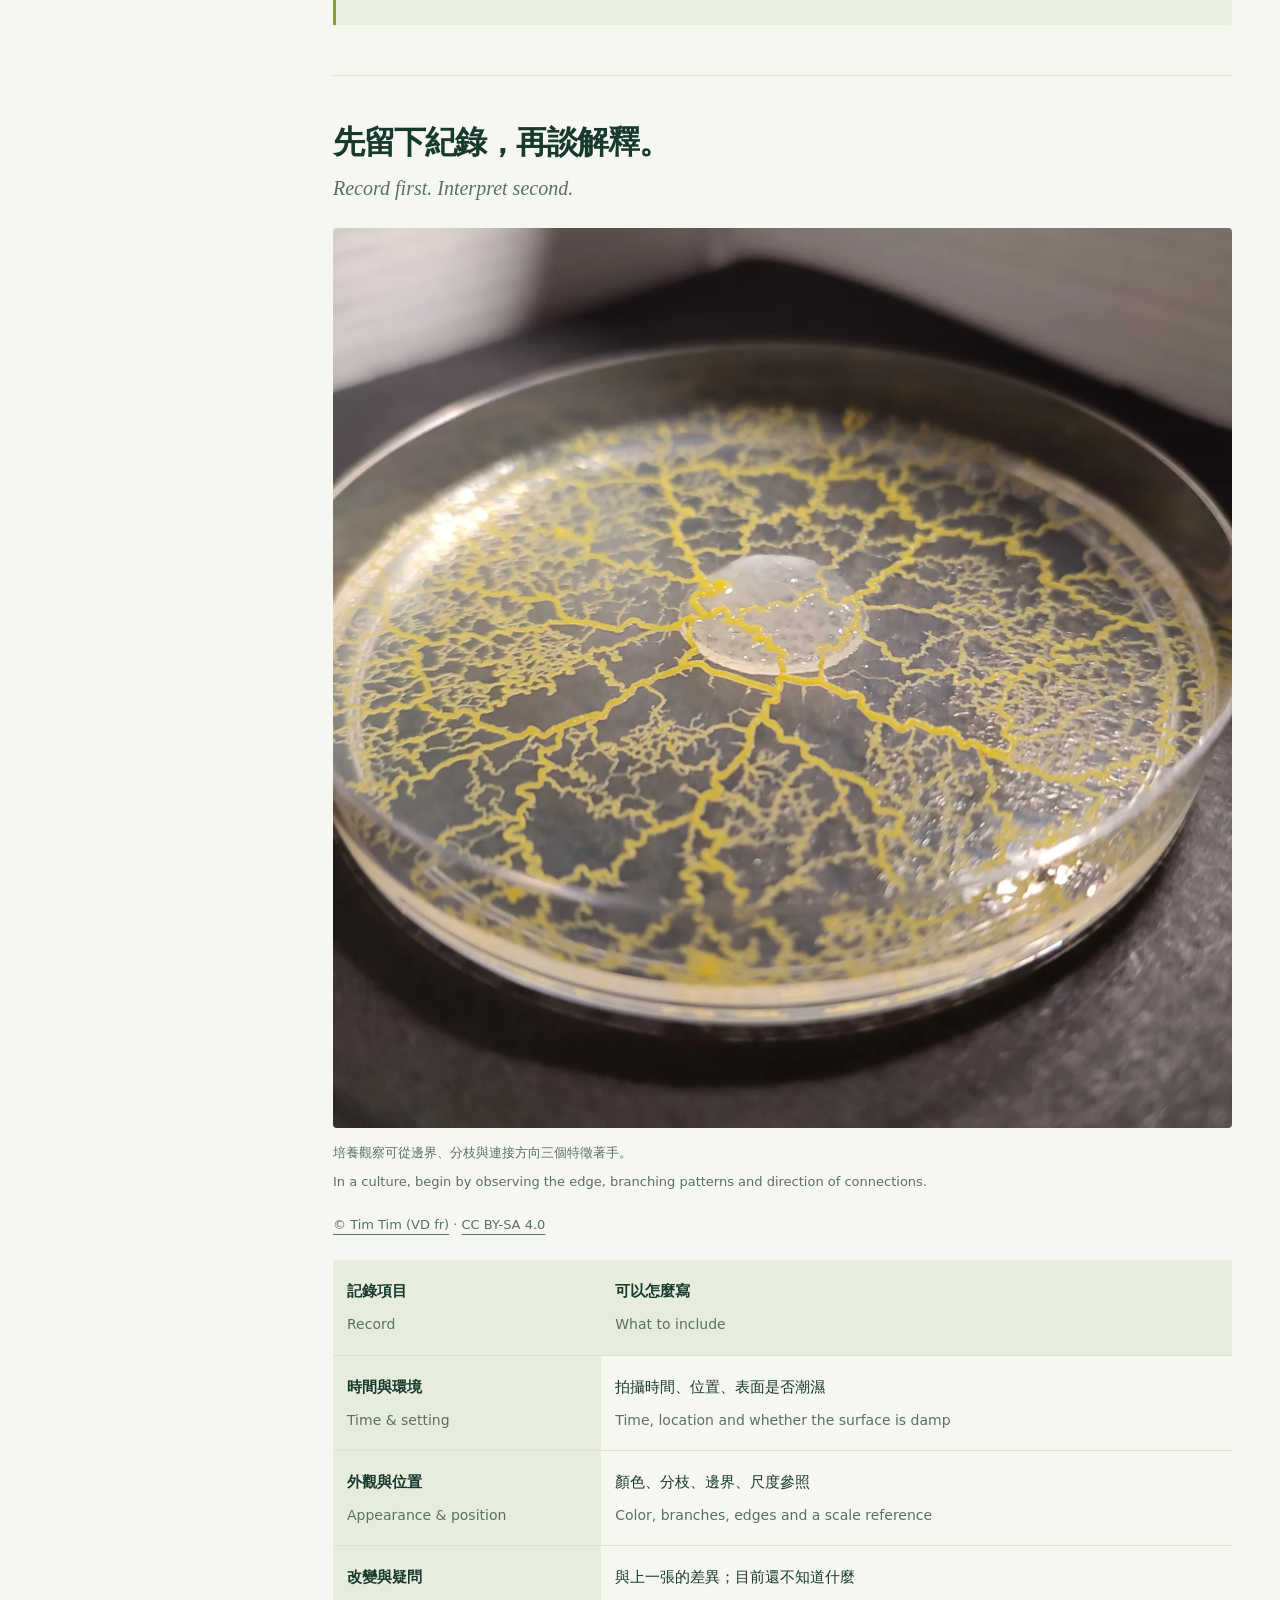
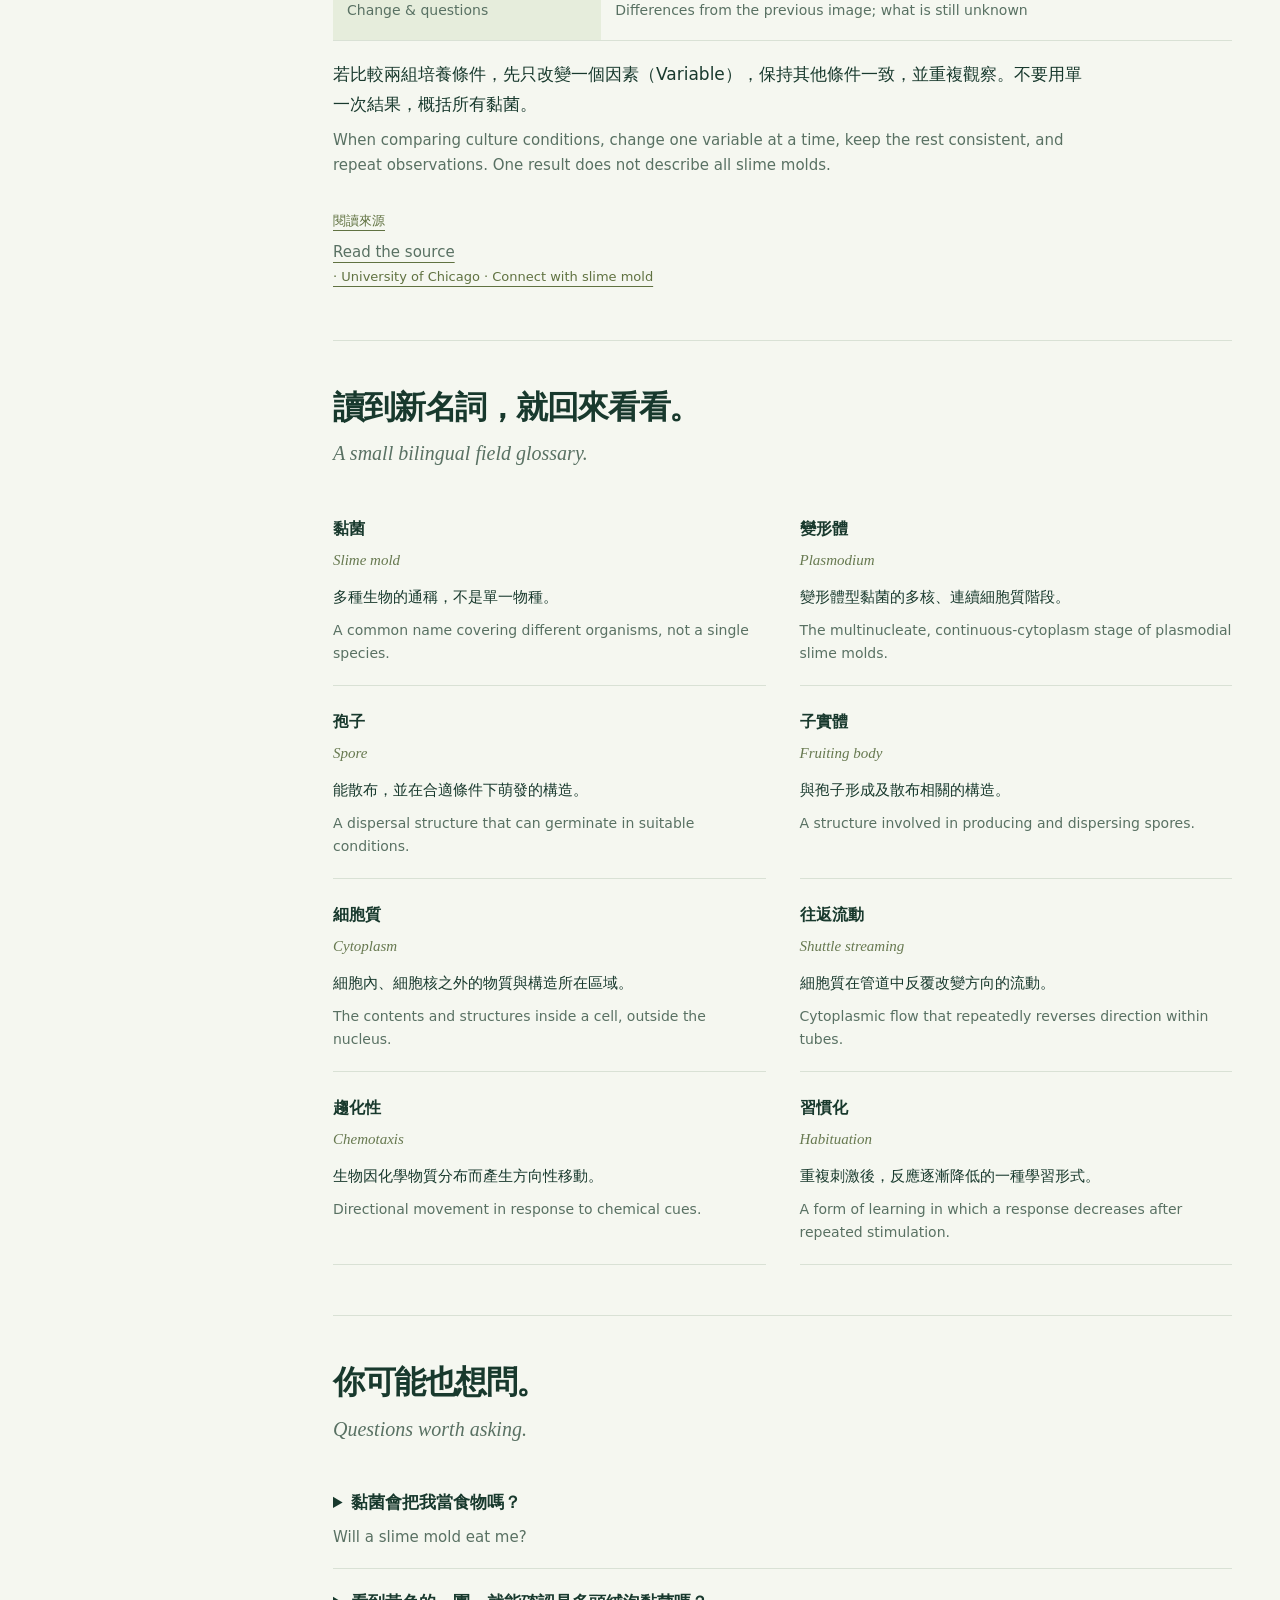
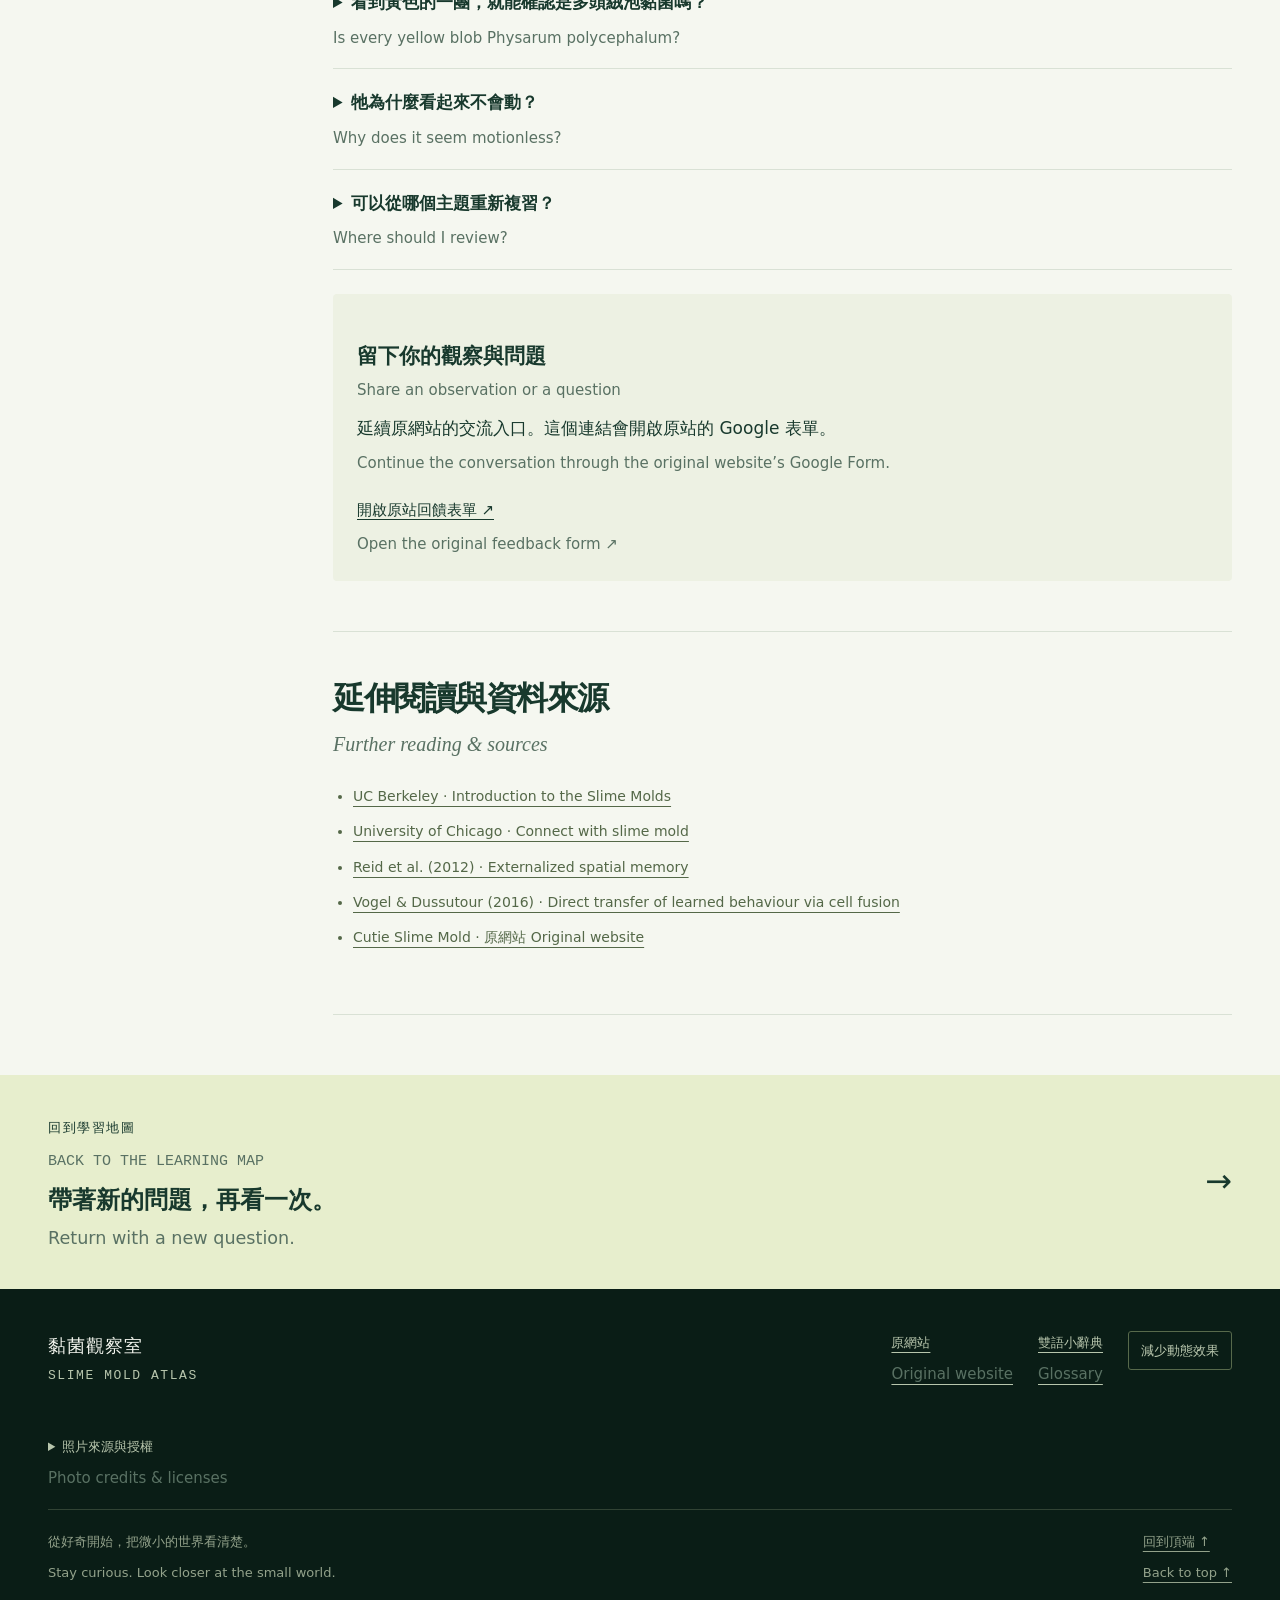
<file: observe/index.html>
<!doctype html><html lang="zh-Hant"><head><meta charset="utf-8"><meta name="viewport" content="width=device-width, initial-scale=1"><meta name="theme-color" content="#10281f"><meta name="description" content="先練習仔細看，再練習提出一個好問題。"><meta property="og:title" content="開始觀察 · Start observing"><meta property="og:description" content="先練習仔細看，再練習提出一個好問題。"><meta property="og:type" content="website"><title>開始觀察 · Start observing｜黏菌觀察室 Slime Mold Atlas</title><link rel="icon" type="image/svg+xml" href="../assets/favicon.svg"><link rel="stylesheet" href="../assets/style.css"><script src="../assets/app.js" defer></script></head><body class="lang-bi"><a class="skip" href="#main">跳至主要內容 / Skip to content</a><header class="site-header" id="top"><div class="wrap header-inner"><a href="../index.html" class="brand" aria-label="黏菌觀察室首頁 Slime Mold Atlas home"><svg class="brand-mark" viewBox="0 0 40 40" aria-hidden="true"><rect width="40" height="40" rx="10" fill="#18392d"/><path d="M9 30 19 20 11 10M19 20 29 9M19 20 31 29M19 20 20 8" fill="none" stroke="#dcf576" stroke-width="1.8"/><g fill="#dcf576"><circle cx="9" cy="30" r="2"/><circle cx="11" cy="10" r="2"/><circle cx="29" cy="9" r="2"/><circle cx="31" cy="29" r="2"/><circle cx="19" cy="20" r="3"/></g></svg><span class="brand-name">黏菌觀察室<span class="brand-sub">SLIME MOLD ATLAS</span></span></a><nav class="main-nav" id="main-nav" aria-label="主要導覽 Main navigation"><a class="nav-link" href="../introduction/index.html" ><span class="bi-zh" lang="zh-Hant">認識黏菌</span><span class="bi-en" lang="en">Meet slime molds</span></a><a class="nav-link" href="../life-cycle/index.html" ><span class="bi-zh" lang="zh-Hant">生命週期</span><span class="bi-en" lang="en">Life cycle</span></a><a class="nav-link" href="../movement/index.html" ><span class="bi-zh" lang="zh-Hant">移動與覓食</span><span class="bi-en" lang="en">Movement & foraging</span></a><a class="nav-link" href="../research/index.html" ><span class="bi-zh" lang="zh-Hant">黏菌與科學</span><span class="bi-en" lang="en">Science & discovery</span></a><a class="nav-link" href="index.html" aria-current="page"><span class="bi-zh" lang="zh-Hant">開始觀察</span><span class="bi-en" lang="en">Start observing</span></a></nav><div class="language"><select id="language" aria-label="閱讀語言 Reading language"><option value="bi">中英對照</option><option value="zh">繁體中文</option><option value="en">English</option></select></div><button class="menu-button" type="button" aria-expanded="false" aria-controls="main-nav"><span class="bi-zh" lang="zh-Hant">選單 ☰</span><span class="bi-en" lang="en">Menu ☰</span></button></div><div class="reading-bar" aria-hidden="true"></div></header><noscript><div class="no-js">可閱讀所有文章；啟用 JavaScript 可切換語言與操作圖解。 Enable JavaScript for language controls and interactive diagrams.</div></noscript><main id="main"><div class="page-banner"><div class="wrap"><div class="breadcrumb"><a href="../index.html"><span class="bi-zh" lang="zh-Hant">首頁</span><span class="bi-en" lang="en">Home</span></a><span aria-hidden="true">/</span><span><span class="bi-zh" lang="zh-Hant">開始觀察</span><span class="bi-en" lang="en">Start observing</span></span></div><div class="banner-title"><span class="big-number">05</span><div><h1><span class="bi-zh" lang="zh-Hant">開始觀察</span><span class="bi-en" lang="en">Start observing</span></h1><p class="lede"><span class="bi-zh" lang="zh-Hant">先練習仔細看，再練習提出一個好問題。</span><span class="bi-en" lang="en">Look carefully. Then ask a question worth exploring.</span></p></div></div></div></div><div class="wrap article-layout"><aside class="page-aside"><strong><span class="bi-zh" lang="zh-Hant">本頁導覽</span><span class="bi-en" lang="en">On this page</span></strong><a href="#field"><span class="bi-zh" lang="zh-Hant">四個觀察步驟</span><span class="bi-en" lang="en">Four observation habits</span></a><a href="#record"><span class="bi-zh" lang="zh-Hant">觀察紀錄</span><span class="bi-en" lang="en">Keeping records</span></a><a href="#glossary"><span class="bi-zh" lang="zh-Hant">雙語小辭典</span><span class="bi-en" lang="en">Bilingual glossary</span></a><a href="#questions"><span class="bi-zh" lang="zh-Hant">常見問題與回饋</span><span class="bi-en" lang="en">Questions & feedback</span></a><a href="#sources"><span class="bi-zh" lang="zh-Hant">資料來源</span><span class="bi-en" lang="en">Sources</span></a></aside><article><section class="article-section reveal" id="field"><h2><span class="bi-zh" lang="zh-Hant">第一次觀察，從四件事開始。</span><span class="bi-en" lang="en">Four habits for a first observation.</span></h2><ol class="steps-list"><li><strong><span class="bi-zh" lang="zh-Hant">先找環境，不急著找答案。</span><span class="bi-en" lang="en">Start with the habitat.</span></strong><p class=""><span class="bi-zh" lang="zh-Hant">留意潮濕落葉、腐木與樹皮，先拍下整體環境；不任意翻動或帶走材料。</span><span class="bi-en" lang="en">Look around damp leaf litter, decaying wood and bark. Photograph the setting without disturbing or collecting it.</span></p></li><li><strong><span class="bi-zh" lang="zh-Hant">一張全景，一張近照。</span><span class="bi-en" lang="en">Take a wide view and a close-up.</span></strong><p class=""><span class="bi-zh" lang="zh-Hant">記錄日期、位置、顏色與附著表面；在不接觸生物的前提下，用尺或固定參照物保留大小資訊。</span><span class="bi-en" lang="en">Record the date, location, color and surface. Include scale using a ruler or reference without touching the organism.</span></p></li><li><strong><span class="bi-zh" lang="zh-Hant">同一位置，隔一段時間再看。</span><span class="bi-en" lang="en">Return to the same view.</span></strong><p class=""><span class="bi-zh" lang="zh-Hant">用固定角度拍攝，對照外形或位置是否改變。觀察不到移動，也是值得保留的紀錄。</span><span class="bi-en" lang="en">Use a fixed camera angle and compare shape or position over time. No visible movement is still an observation worth recording.</span></p></li><li><strong><span class="bi-zh" lang="zh-Hant">把發現，寫成可以研究的問題。</span><span class="bi-en" lang="en">Turn an observation into a question.</span></strong><p class=""><span class="bi-zh" lang="zh-Hant">例如：「相同時間內，它的邊界移動多少？」描述看見的現象，再提出可能原因。</span><span class="bi-en" lang="en">For example: “How far did the edge move over the same interval?” Describe what you saw before proposing a cause.</span></p></li></ol><aside class="note"><p class=""><span class="bi-zh" lang="zh-Hant">野外觀察以拍照為主，不食用不明生物。若要培養，請由教師指導，使用來源明確的教學菌種與培養方法，並於操作後洗手。</span><span class="bi-en" lang="en">Photograph wild specimens and never eat unidentified organisms. For culture work, use a known teaching strain and appropriate methods with teacher guidance; wash hands afterward.</span></p></aside></section><section class="article-section reveal" id="record"><h2><span class="bi-zh" lang="zh-Hant">先留下紀錄，再談解釋。</span><span class="bi-en" lang="en">Record first. Interpret second.</span></h2><figure><img class="feature-image" src="../assets/physarum-plasmodium.webp" alt="培養觀察可從邊界、分枝與連接方向三個特徵著手。" loading="lazy" width="1200" height="900"><figcaption class="image-caption"><span class="bi-zh" lang="zh-Hant">培養觀察可從邊界、分枝與連接方向三個特徵著手。</span><span class="bi-en" lang="en">In a culture, begin by observing the edge, branching patterns and direction of connections.</span><br><a class="" href="https://commons.wikimedia.org/wiki/File:Australian_physarum_polycephalum.jpg" target="_blank" rel="noopener noreferrer">© Tim Tim (VD fr)</a> · <a class="" href="https://creativecommons.org/licenses/by-sa/4.0/" target="_blank" rel="noopener noreferrer">CC BY-SA 4.0</a></figcaption></figure><div class="table-scroll"><table class="comparison"><thead><tr><th scope="col"><span class="bi-zh" lang="zh-Hant">記錄項目</span><span class="bi-en" lang="en">Record</span></th><th scope="col"><span class="bi-zh" lang="zh-Hant">可以怎麼寫</span><span class="bi-en" lang="en">What to include</span></th></tr></thead><tbody><tr><th scope="row"><span class="bi-zh" lang="zh-Hant">時間與環境</span><span class="bi-en" lang="en">Time & setting</span></th><td><span class="bi-zh" lang="zh-Hant">拍攝時間、位置、表面是否潮濕</span><span class="bi-en" lang="en">Time, location and whether the surface is damp</span></td></tr><tr><th scope="row"><span class="bi-zh" lang="zh-Hant">外觀與位置</span><span class="bi-en" lang="en">Appearance & position</span></th><td><span class="bi-zh" lang="zh-Hant">顏色、分枝、邊界、尺度參照</span><span class="bi-en" lang="en">Color, branches, edges and a scale reference</span></td></tr><tr><th scope="row"><span class="bi-zh" lang="zh-Hant">改變與疑問</span><span class="bi-en" lang="en">Change & questions</span></th><td><span class="bi-zh" lang="zh-Hant">與上一張的差異；目前還不知道什麼</span><span class="bi-en" lang="en">Differences from the previous image; what is still unknown</span></td></tr></tbody></table></div><p class=""><span class="bi-zh" lang="zh-Hant">若比較兩組培養條件，先只改變一個因素（Variable），保持其他條件一致，並重複觀察。不要用單一次結果，概括所有黏菌。</span><span class="bi-en" lang="en">When comparing culture conditions, change one variable at a time, keep the rest consistent, and repeat observations. One result does not describe all slime molds.</span></p><a class="source-link" href="https://mag.uchicago.edu/science-medicine/connect-slime-mold" target="_blank" rel="noopener noreferrer"><span class="bi-zh" lang="zh-Hant">閱讀來源</span><span class="bi-en" lang="en">Read the source</span> · University of Chicago · Connect with slime mold</a></section><section class="article-section reveal" id="glossary"><h2><span class="bi-zh" lang="zh-Hant">讀到新名詞，就回來看看。</span><span class="bi-en" lang="en">A small bilingual field glossary.</span></h2><div class="glossary"><div class="glossary-item"><strong lang="zh-Hant">黏菌</strong><em lang="en">Slime mold</em><p class=""><span class="bi-zh" lang="zh-Hant">多種生物的通稱，不是單一物種。</span><span class="bi-en" lang="en">A common name covering different organisms, not a single species.</span></p></div><div class="glossary-item"><strong lang="zh-Hant">變形體</strong><em lang="en">Plasmodium</em><p class=""><span class="bi-zh" lang="zh-Hant">變形體型黏菌的多核、連續細胞質階段。</span><span class="bi-en" lang="en">The multinucleate, continuous-cytoplasm stage of plasmodial slime molds.</span></p></div><div class="glossary-item"><strong lang="zh-Hant">孢子</strong><em lang="en">Spore</em><p class=""><span class="bi-zh" lang="zh-Hant">能散布，並在合適條件下萌發的構造。</span><span class="bi-en" lang="en">A dispersal structure that can germinate in suitable conditions.</span></p></div><div class="glossary-item"><strong lang="zh-Hant">子實體</strong><em lang="en">Fruiting body</em><p class=""><span class="bi-zh" lang="zh-Hant">與孢子形成及散布相關的構造。</span><span class="bi-en" lang="en">A structure involved in producing and dispersing spores.</span></p></div><div class="glossary-item"><strong lang="zh-Hant">細胞質</strong><em lang="en">Cytoplasm</em><p class=""><span class="bi-zh" lang="zh-Hant">細胞內、細胞核之外的物質與構造所在區域。</span><span class="bi-en" lang="en">The contents and structures inside a cell, outside the nucleus.</span></p></div><div class="glossary-item"><strong lang="zh-Hant">往返流動</strong><em lang="en">Shuttle streaming</em><p class=""><span class="bi-zh" lang="zh-Hant">細胞質在管道中反覆改變方向的流動。</span><span class="bi-en" lang="en">Cytoplasmic flow that repeatedly reverses direction within tubes.</span></p></div><div class="glossary-item"><strong lang="zh-Hant">趨化性</strong><em lang="en">Chemotaxis</em><p class=""><span class="bi-zh" lang="zh-Hant">生物因化學物質分布而產生方向性移動。</span><span class="bi-en" lang="en">Directional movement in response to chemical cues.</span></p></div><div class="glossary-item"><strong lang="zh-Hant">習慣化</strong><em lang="en">Habituation</em><p class=""><span class="bi-zh" lang="zh-Hant">重複刺激後，反應逐漸降低的一種學習形式。</span><span class="bi-en" lang="en">A form of learning in which a response decreases after repeated stimulation.</span></p></div></div></section><section class="article-section reveal" id="questions"><h2><span class="bi-zh" lang="zh-Hant">你可能也想問。</span><span class="bi-en" lang="en">Questions worth asking.</span></h2><details><summary><span class="bi-zh" lang="zh-Hant">黏菌會把我當食物嗎？</span><span class="bi-en" lang="en">Will a slime mold eat me?</span></summary><p class=""><span class="bi-zh" lang="zh-Hant">本站介紹的自由生活黏菌主要取食微生物，不會像電影中的怪物獵食人類。野外不明物仍以觀察為主，不入口、不刻意接觸。</span><span class="bi-en" lang="en">The free-living slime molds introduced here mainly feed on microbes, not people. Observe unknown wild material without tasting or deliberately handling it.</span></p></details><details><summary><span class="bi-zh" lang="zh-Hant">看到黃色的一團，就能確認是多頭絨泡黏菌嗎？</span><span class="bi-en" lang="en">Is every yellow blob Physarum polycephalum?</span></summary><p class=""><span class="bi-zh" lang="zh-Hant">不能。顏色只是線索之一，辨識可能還需要子實體形態、顯微構造及專業比對；照片可以先標示「疑似黏菌」。</span><span class="bi-en" lang="en">No. Color is only one clue. Identification may require fruiting structures, microscopy and expert comparison. Label an uncertain photo as a suspected slime mold.</span></p></details><details><summary><span class="bi-zh" lang="zh-Hant">牠為什麼看起來不會動？</span><span class="bi-en" lang="en">Why does it seem motionless?</span></summary><p class=""><span class="bi-zh" lang="zh-Hant">移動可能很慢，也可能正處於不同生命階段。固定角度、間隔拍攝，比只看幾秒鐘更容易發現變化。</span><span class="bi-en" lang="en">Movement may be slow, or you may be seeing a different life stage. Fixed-view photographs over time reveal more than a few seconds of watching.</span></p></details><details><summary><span class="bi-zh" lang="zh-Hant">可以從哪個主題重新複習？</span><span class="bi-en" lang="en">Where should I review?</span></summary><p class=""><span class="bi-zh" lang="zh-Hant">先從「認識黏菌」分清兩種類型，再用「生命週期」對照照片中的階段，最後閱讀行為與研究。</span><span class="bi-en" lang="en">Start with the two lifestyles in “Meet slime molds,” identify life stages, then move on to behavior and research.</span></p></details><div class="video-notes"><h3><span class="bi-zh" lang="zh-Hant">留下你的觀察與問題</span><span class="bi-en" lang="en">Share an observation or a question</span></h3><p class=""><span class="bi-zh" lang="zh-Hant">延續原網站的交流入口。這個連結會開啟原站的 Google 表單。</span><span class="bi-en" lang="en">Continue the conversation through the original website’s Google Form.</span></p><p><a class="text-link" href="https://docs.google.com/forms/d/e/1FAIpQLScu2QUQIlB5WahJyZd4CRq9J-jMkhrJ1nHQqYyMDS7k8VbNag/viewform" target="_blank" rel="noopener noreferrer"><span class="bi-zh" lang="zh-Hant">開啟原站回饋表單 ↗</span><span class="bi-en" lang="en">Open the original feedback form ↗</span></a></p></div></section><section class="article-section" id="sources"><h2><span class="bi-zh" lang="zh-Hant">延伸閱讀與資料來源</span><span class="bi-en" lang="en">Further reading & sources</span></h2><ul class="source-list"><li><a class="" href="https://ucmp.berkeley.edu/protista/slimemolds.html" target="_blank" rel="noopener noreferrer">UC Berkeley · Introduction to the Slime Molds</a></li><li><a class="" href="https://mag.uchicago.edu/science-medicine/connect-slime-mold" target="_blank" rel="noopener noreferrer">University of Chicago · Connect with slime mold</a></li><li><a class="" href="https://pubmed.ncbi.nlm.nih.gov/23045640/" target="_blank" rel="noopener noreferrer">Reid et al. (2012) · Externalized spatial memory</a></li><li><a class="" href="https://doi.org/10.1098/rspb.2016.2382" target="_blank" rel="noopener noreferrer">Vogel &amp; Dussutour (2016) · Direct transfer of learned behaviour via cell fusion</a></li><li><a class="" href="https://sites.google.com/mljh.ylc.edu.tw/somewhere-goes-something/homepage" target="_blank" rel="noopener noreferrer">Cutie Slime Mold · 原網站 Original website</a></li></ul></section></article></div><div class="page-next"><div class="wrap"><a href="../index.html#explore"><div><span class="mono"><span class="bi-zh" lang="zh-Hant">回到學習地圖</span><span class="bi-en" lang="en">BACK TO THE LEARNING MAP</span></span><h3><span class="bi-zh" lang="zh-Hant">帶著新的問題，再看一次。</span><span class="bi-en" lang="en">Return with a new question.</span></h3></div><span class="next-arrow" aria-hidden="true">→</span></a></div></div></main><footer class="site-footer"><div class="wrap"><div class="footer-top"><div><div class="footer-title">黏菌觀察室</div><span class="mono">SLIME MOLD ATLAS</span></div><div class="footer-links"><a class="" href="https://sites.google.com/mljh.ylc.edu.tw/somewhere-goes-something/homepage" target="_blank" rel="noopener noreferrer"><span class="bi-zh" lang="zh-Hant">原網站</span><span class="bi-en" lang="en">Original website</span></a><a href="index.html#glossary"><span class="bi-zh" lang="zh-Hant">雙語小辭典</span><span class="bi-en" lang="en">Glossary</span></a><button class="motion-setting" id="motion-setting" type="button" aria-pressed="false"><span class="bi-zh" lang="zh-Hant">減少動態效果</span><span class="bi-en" lang="en">Reduce motion</span></button></div></div><details class="credit-details"><summary><span class="bi-zh" lang="zh-Hant">照片來源與授權</span><span class="bi-en" lang="en">Photo credits & licenses</span></summary><ul><li><a class="" href="https://commons.wikimedia.org/wiki/File:R%C3%A9seau_veineux_physarum_polycephalum_2.jpg" target="_blank" rel="noopener noreferrer">Physarum polycephalum</a> — <a class="" href="https://commons.wikimedia.org/wiki/User:Tim_Tim_(VD_fr)" target="_blank" rel="noopener noreferrer">Tim Tim (VD fr)</a> · <a class="" href="https://creativecommons.org/licenses/by-sa/4.0/" target="_blank" rel="noopener noreferrer">CC BY-SA 4.0</a></li><li><a class="" href="https://commons.wikimedia.org/wiki/File:Lamproderma_scintillans_Slime_Mold_on_Leaf_at_8%C3%97_Magnification.jpg" target="_blank" rel="noopener noreferrer">Lamproderma scintillans</a> — <a class="" href="https://commons.wikimedia.org/wiki/User:MicrocosmicWorld" target="_blank" rel="noopener noreferrer">MicrocosmicWorld</a> · <a class="" href="https://creativecommons.org/licenses/by-sa/4.0/" target="_blank" rel="noopener noreferrer">CC BY-SA 4.0</a></li><li><a class="" href="https://commons.wikimedia.org/wiki/File:Australian_physarum_polycephalum.jpg" target="_blank" rel="noopener noreferrer">Physarum polycephalum</a> — <a class="" href="https://commons.wikimedia.org/wiki/User:Tim_Tim_(VD_fr)" target="_blank" rel="noopener noreferrer">Tim Tim (VD fr)</a> · <a class="" href="https://creativecommons.org/licenses/by-sa/4.0/" target="_blank" rel="noopener noreferrer">CC BY-SA 4.0</a></li></ul><p class=""><span class="bi-zh" lang="zh-Hant">照片依原攝影者標示物種；本站縮小尺寸、轉為 WebP，版面可能裁切或調整顯示亮度。修改後照片仍依 CC BY-SA 4.0 提供。</span><span class="bi-en" lang="en">Species names follow the photographers’ descriptions. Images are resized and converted to WebP; layout crops or display brightness may vary. Adapted photographs remain under CC BY-SA 4.0.</span></p></details><div class="footer-bottom"><span><span class="bi-zh" lang="zh-Hant">從好奇開始，把微小的世界看清楚。</span><span class="bi-en" lang="en">Stay curious. Look closer at the small world.</span></span><a class="back-top" href="#top"><span class="bi-zh" lang="zh-Hant">回到頂端 ↑</span><span class="bi-en" lang="en">Back to top ↑</span></a></div></div></footer></body></html>
</file>
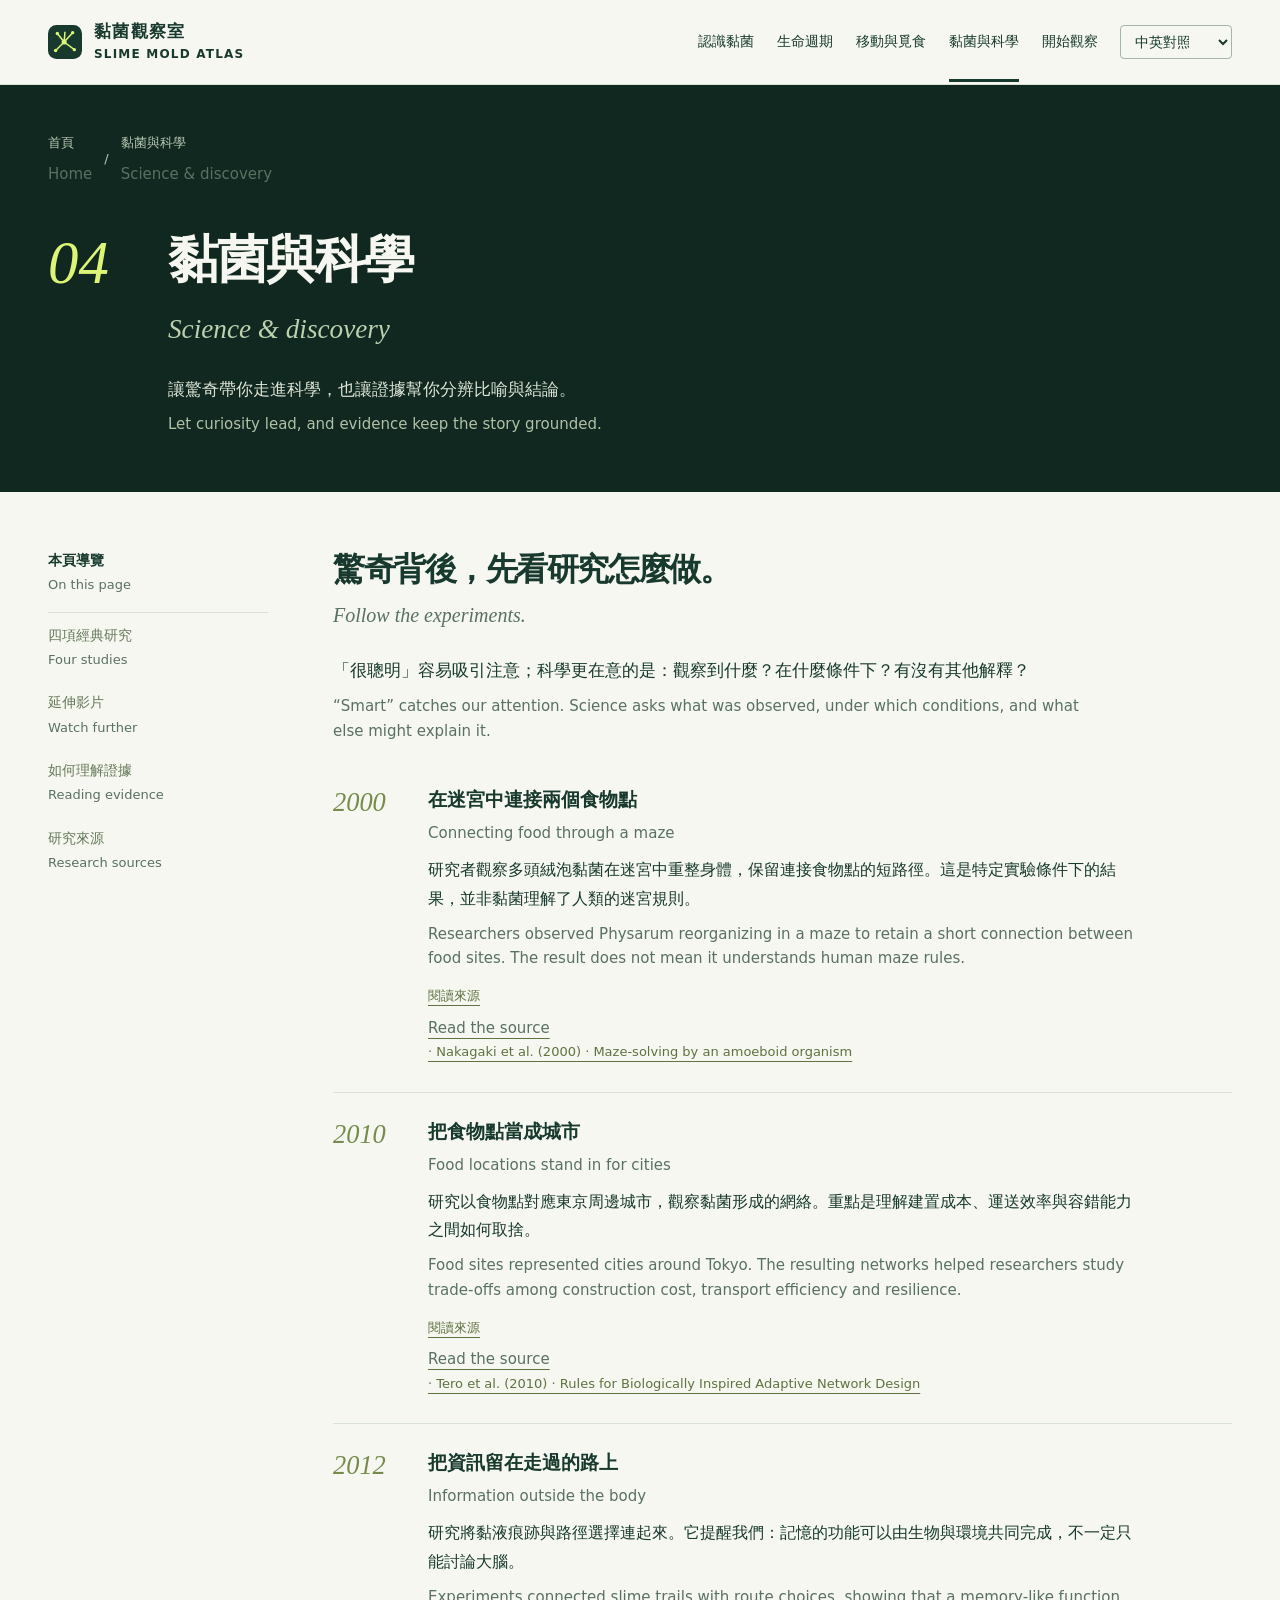
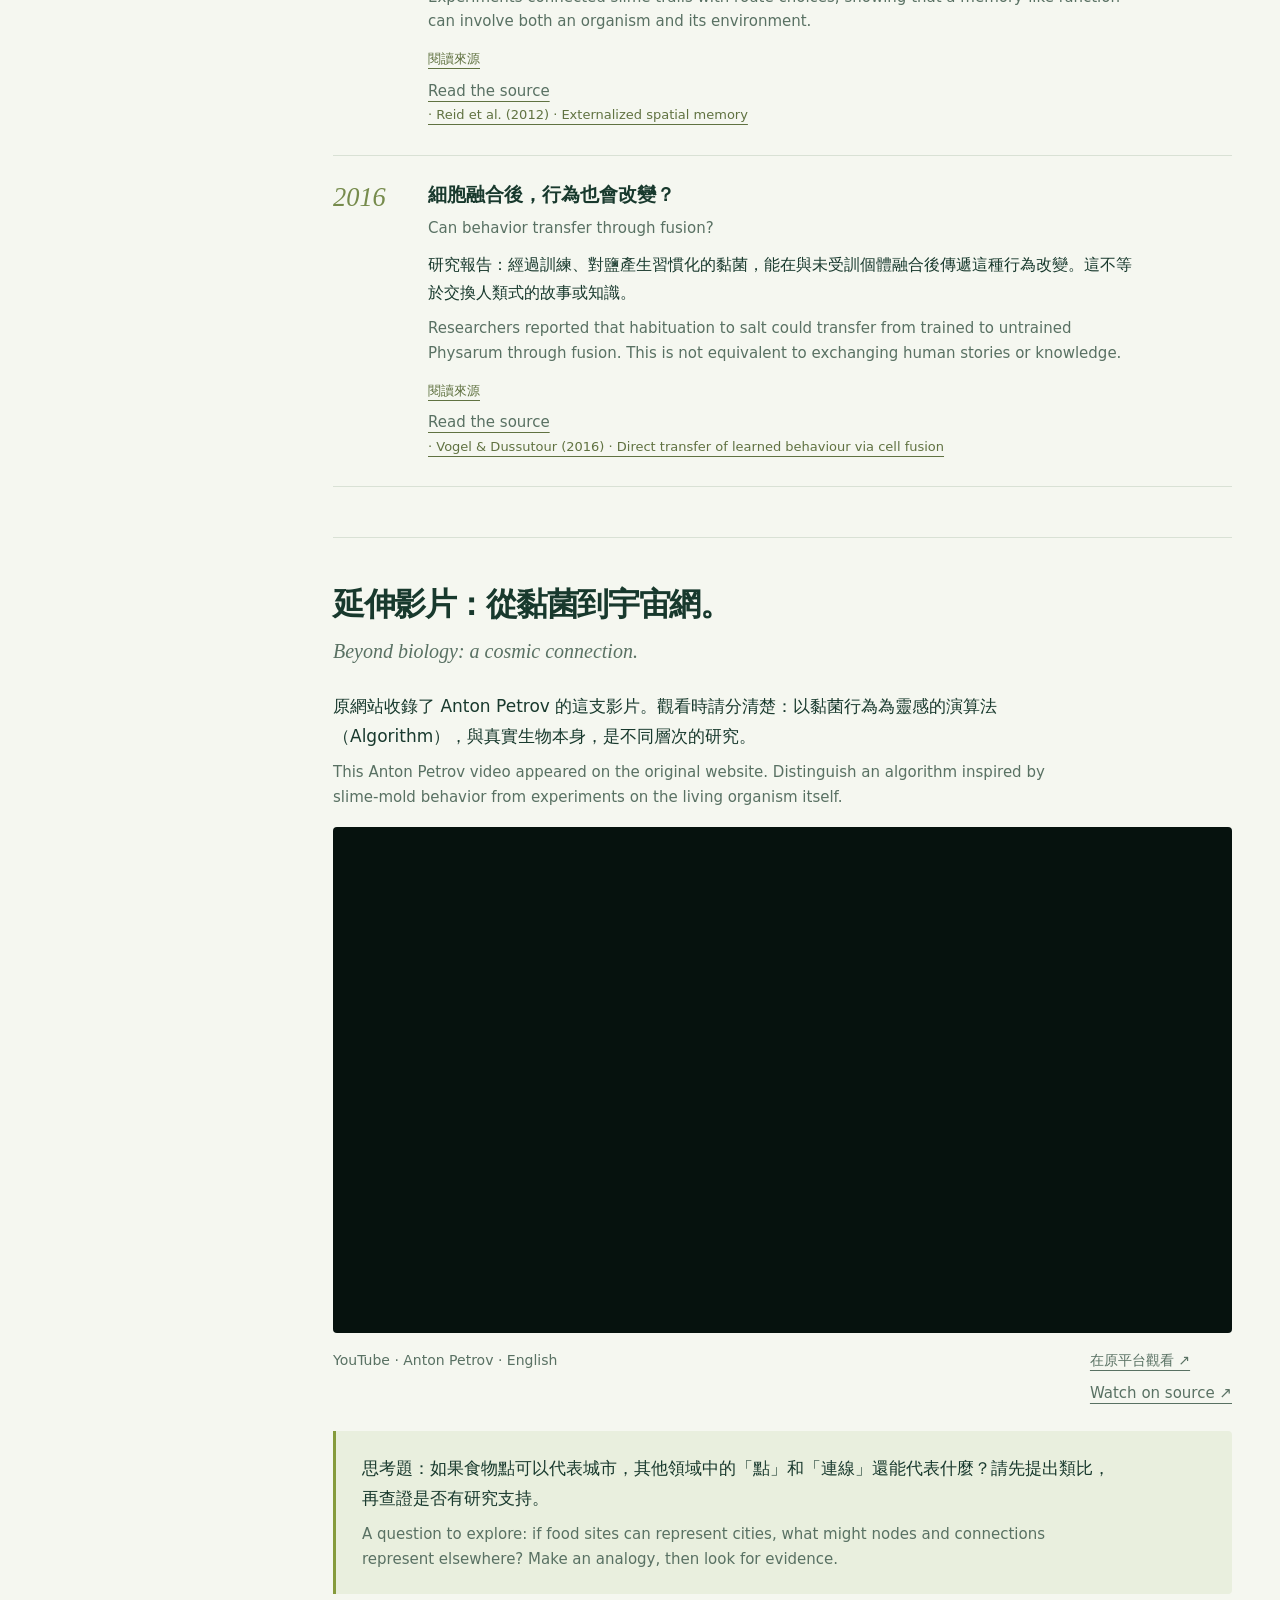
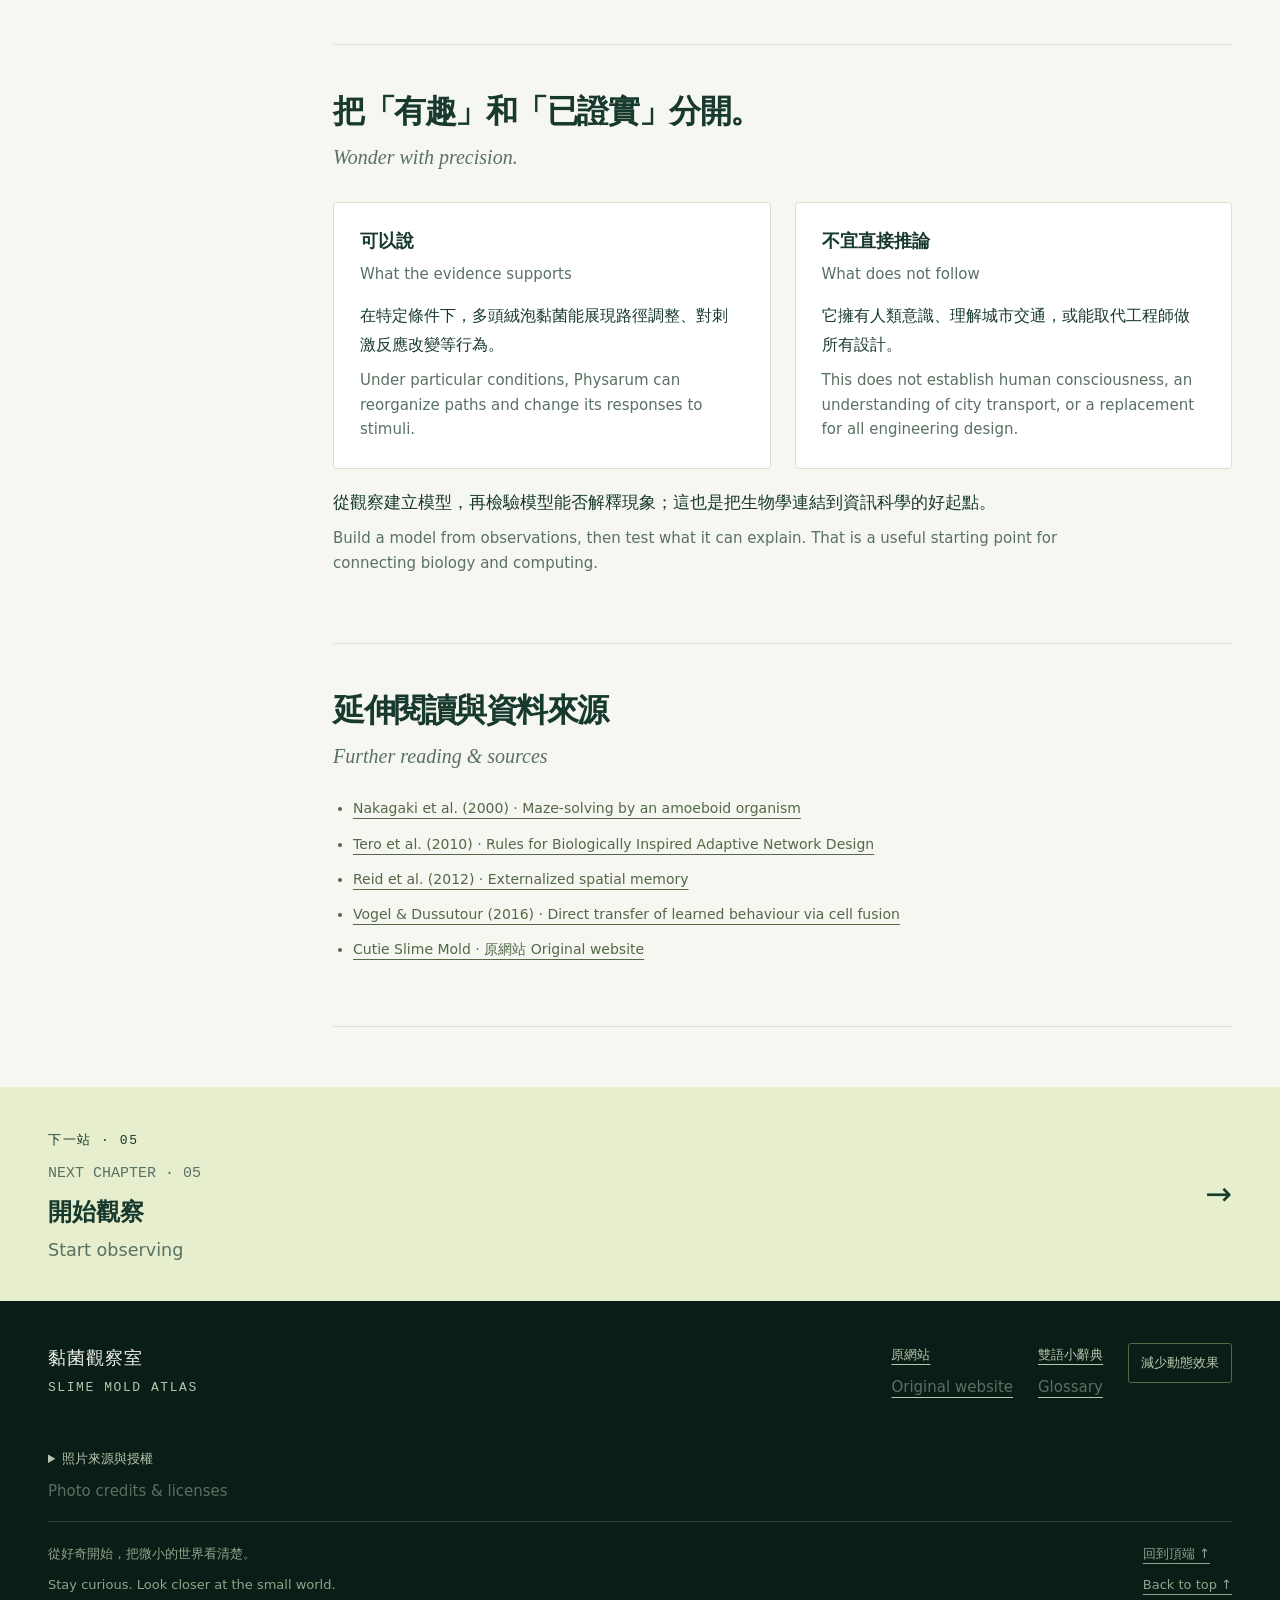
<file: research/index.html>
<!doctype html><html lang="zh-Hant"><head><meta charset="utf-8"><meta name="viewport" content="width=device-width, initial-scale=1"><meta name="theme-color" content="#10281f"><meta name="description" content="讓驚奇帶你走進科學，也讓證據幫你分辨比喻與結論。"><meta property="og:title" content="黏菌與科學 · Science &amp; discovery"><meta property="og:description" content="讓驚奇帶你走進科學，也讓證據幫你分辨比喻與結論。"><meta property="og:type" content="website"><title>黏菌與科學 · Science & discovery｜黏菌觀察室 Slime Mold Atlas</title><link rel="icon" type="image/svg+xml" href="../assets/favicon.svg"><link rel="stylesheet" href="../assets/style.css"><script src="../assets/app.js" defer></script></head><body class="lang-bi"><a class="skip" href="#main">跳至主要內容 / Skip to content</a><header class="site-header" id="top"><div class="wrap header-inner"><a href="../index.html" class="brand" aria-label="黏菌觀察室首頁 Slime Mold Atlas home"><svg class="brand-mark" viewBox="0 0 40 40" aria-hidden="true"><rect width="40" height="40" rx="10" fill="#18392d"/><path d="M9 30 19 20 11 10M19 20 29 9M19 20 31 29M19 20 20 8" fill="none" stroke="#dcf576" stroke-width="1.8"/><g fill="#dcf576"><circle cx="9" cy="30" r="2"/><circle cx="11" cy="10" r="2"/><circle cx="29" cy="9" r="2"/><circle cx="31" cy="29" r="2"/><circle cx="19" cy="20" r="3"/></g></svg><span class="brand-name">黏菌觀察室<span class="brand-sub">SLIME MOLD ATLAS</span></span></a><nav class="main-nav" id="main-nav" aria-label="主要導覽 Main navigation"><a class="nav-link" href="../introduction/index.html" ><span class="bi-zh" lang="zh-Hant">認識黏菌</span><span class="bi-en" lang="en">Meet slime molds</span></a><a class="nav-link" href="../life-cycle/index.html" ><span class="bi-zh" lang="zh-Hant">生命週期</span><span class="bi-en" lang="en">Life cycle</span></a><a class="nav-link" href="../movement/index.html" ><span class="bi-zh" lang="zh-Hant">移動與覓食</span><span class="bi-en" lang="en">Movement & foraging</span></a><a class="nav-link" href="index.html" aria-current="page"><span class="bi-zh" lang="zh-Hant">黏菌與科學</span><span class="bi-en" lang="en">Science & discovery</span></a><a class="nav-link" href="../observe/index.html" ><span class="bi-zh" lang="zh-Hant">開始觀察</span><span class="bi-en" lang="en">Start observing</span></a></nav><div class="language"><select id="language" aria-label="閱讀語言 Reading language"><option value="bi">中英對照</option><option value="zh">繁體中文</option><option value="en">English</option></select></div><button class="menu-button" type="button" aria-expanded="false" aria-controls="main-nav"><span class="bi-zh" lang="zh-Hant">選單 ☰</span><span class="bi-en" lang="en">Menu ☰</span></button></div><div class="reading-bar" aria-hidden="true"></div></header><noscript><div class="no-js">可閱讀所有文章；啟用 JavaScript 可切換語言與操作圖解。 Enable JavaScript for language controls and interactive diagrams.</div></noscript><main id="main"><div class="page-banner"><div class="wrap"><div class="breadcrumb"><a href="../index.html"><span class="bi-zh" lang="zh-Hant">首頁</span><span class="bi-en" lang="en">Home</span></a><span aria-hidden="true">/</span><span><span class="bi-zh" lang="zh-Hant">黏菌與科學</span><span class="bi-en" lang="en">Science & discovery</span></span></div><div class="banner-title"><span class="big-number">04</span><div><h1><span class="bi-zh" lang="zh-Hant">黏菌與科學</span><span class="bi-en" lang="en">Science & discovery</span></h1><p class="lede"><span class="bi-zh" lang="zh-Hant">讓驚奇帶你走進科學，也讓證據幫你分辨比喻與結論。</span><span class="bi-en" lang="en">Let curiosity lead, and evidence keep the story grounded.</span></p></div></div></div></div><div class="wrap article-layout"><aside class="page-aside"><strong><span class="bi-zh" lang="zh-Hant">本頁導覽</span><span class="bi-en" lang="en">On this page</span></strong><a href="#evidence"><span class="bi-zh" lang="zh-Hant">四項經典研究</span><span class="bi-en" lang="en">Four studies</span></a><a href="#watch"><span class="bi-zh" lang="zh-Hant">延伸影片</span><span class="bi-en" lang="en">Watch further</span></a><a href="#limits"><span class="bi-zh" lang="zh-Hant">如何理解證據</span><span class="bi-en" lang="en">Reading evidence</span></a><a href="#sources"><span class="bi-zh" lang="zh-Hant">研究來源</span><span class="bi-en" lang="en">Research sources</span></a></aside><article><section class="article-section reveal" id="evidence"><h2><span class="bi-zh" lang="zh-Hant">驚奇背後，先看研究怎麼做。</span><span class="bi-en" lang="en">Follow the experiments.</span></h2><p class=""><span class="bi-zh" lang="zh-Hant">「很聰明」容易吸引注意；科學更在意的是：觀察到什麼？在什麼條件下？有沒有其他解釋？</span><span class="bi-en" lang="en">“Smart” catches our attention. Science asks what was observed, under which conditions, and what else might explain it.</span></p><div class="study-row"><div class="study-year">2000</div><div><h3><span class="bi-zh" lang="zh-Hant">在迷宮中連接兩個食物點</span><span class="bi-en" lang="en">Connecting food through a maze</span></h3><p class=""><span class="bi-zh" lang="zh-Hant">研究者觀察多頭絨泡黏菌在迷宮中重整身體，保留連接食物點的短路徑。這是特定實驗條件下的結果，並非黏菌理解了人類的迷宮規則。</span><span class="bi-en" lang="en">Researchers observed Physarum reorganizing in a maze to retain a short connection between food sites. The result does not mean it understands human maze rules.</span></p><a class="source-link" href="https://www.nature.com/articles/35035159" target="_blank" rel="noopener noreferrer"><span class="bi-zh" lang="zh-Hant">閱讀來源</span><span class="bi-en" lang="en">Read the source</span> · Nakagaki et al. (2000) · Maze-solving by an amoeboid organism</a></div></div><div class="study-row"><div class="study-year">2010</div><div><h3><span class="bi-zh" lang="zh-Hant">把食物點當成城市</span><span class="bi-en" lang="en">Food locations stand in for cities</span></h3><p class=""><span class="bi-zh" lang="zh-Hant">研究以食物點對應東京周邊城市，觀察黏菌形成的網絡。重點是理解建置成本、運送效率與容錯能力之間如何取捨。</span><span class="bi-en" lang="en">Food sites represented cities around Tokyo. The resulting networks helped researchers study trade-offs among construction cost, transport efficiency and resilience.</span></p><a class="source-link" href="https://doi.org/10.1126/science.1177894" target="_blank" rel="noopener noreferrer"><span class="bi-zh" lang="zh-Hant">閱讀來源</span><span class="bi-en" lang="en">Read the source</span> · Tero et al. (2010) · Rules for Biologically Inspired Adaptive Network Design</a></div></div><div class="study-row"><div class="study-year">2012</div><div><h3><span class="bi-zh" lang="zh-Hant">把資訊留在走過的路上</span><span class="bi-en" lang="en">Information outside the body</span></h3><p class=""><span class="bi-zh" lang="zh-Hant">研究將黏液痕跡與路徑選擇連起來。它提醒我們：記憶的功能可以由生物與環境共同完成，不一定只能討論大腦。</span><span class="bi-en" lang="en">Experiments connected slime trails with route choices, showing that a memory-like function can involve both an organism and its environment.</span></p><a class="source-link" href="https://pubmed.ncbi.nlm.nih.gov/23045640/" target="_blank" rel="noopener noreferrer"><span class="bi-zh" lang="zh-Hant">閱讀來源</span><span class="bi-en" lang="en">Read the source</span> · Reid et al. (2012) · Externalized spatial memory</a></div></div><div class="study-row"><div class="study-year">2016</div><div><h3><span class="bi-zh" lang="zh-Hant">細胞融合後，行為也會改變？</span><span class="bi-en" lang="en">Can behavior transfer through fusion?</span></h3><p class=""><span class="bi-zh" lang="zh-Hant">研究報告：經過訓練、對鹽產生習慣化的黏菌，能在與未受訓個體融合後傳遞這種行為改變。這不等於交換人類式的故事或知識。</span><span class="bi-en" lang="en">Researchers reported that habituation to salt could transfer from trained to untrained Physarum through fusion. This is not equivalent to exchanging human stories or knowledge.</span></p><a class="source-link" href="https://doi.org/10.1098/rspb.2016.2382" target="_blank" rel="noopener noreferrer"><span class="bi-zh" lang="zh-Hant">閱讀來源</span><span class="bi-en" lang="en">Read the source</span> · Vogel & Dussutour (2016) · Direct transfer of learned behaviour via cell fusion</a></div></div></section><section class="article-section reveal" id="watch"><h2><span class="bi-zh" lang="zh-Hant">延伸影片：從黏菌到宇宙網。</span><span class="bi-en" lang="en">Beyond biology: a cosmic connection.</span></h2><p class=""><span class="bi-zh" lang="zh-Hant">原網站收錄了 Anton Petrov 的這支影片。觀看時請分清楚：以黏菌行為為靈感的演算法（Algorithm），與真實生物本身，是不同層次的研究。</span><span class="bi-en" lang="en">This Anton Petrov video appeared on the original website. Distinguish an algorithm inspired by slime-mold behavior from experiments on the living organism itself.</span></p><iframe class="video-embed" src="https://www.youtube-nocookie.com/embed/BcVQ_eH7M50" title="Slime Mold Organism Maps the Cosmic Web and Finds Something Interesting" loading="lazy" allow="accelerometer; autoplay; clipboard-write; encrypted-media; gyroscope; picture-in-picture; web-share" referrerpolicy="strict-origin-when-cross-origin" allowfullscreen></iframe><div class="video-meta"><span>YouTube · Anton Petrov · English</span><a class="" href="https://www.youtube.com/watch?v=BcVQ_eH7M50" target="_blank" rel="noopener noreferrer"><span class="bi-zh" lang="zh-Hant">在原平台觀看 ↗</span><span class="bi-en" lang="en">Watch on source ↗</span></a></div><aside class="note"><p class=""><span class="bi-zh" lang="zh-Hant">思考題：如果食物點可以代表城市，其他領域中的「點」和「連線」還能代表什麼？請先提出類比，再查證是否有研究支持。</span><span class="bi-en" lang="en">A question to explore: if food sites can represent cities, what might nodes and connections represent elsewhere? Make an analogy, then look for evidence.</span></p></aside></section><section class="article-section reveal" id="limits"><h2><span class="bi-zh" lang="zh-Hant">把「有趣」和「已證實」分開。</span><span class="bi-en" lang="en">Wonder with precision.</span></h2><div class="fact-grid"><div class="fact"><h3><span class="bi-zh" lang="zh-Hant">可以說</span><span class="bi-en" lang="en">What the evidence supports</span></h3><p class=""><span class="bi-zh" lang="zh-Hant">在特定條件下，多頭絨泡黏菌能展現路徑調整、對刺激反應改變等行為。</span><span class="bi-en" lang="en">Under particular conditions, Physarum can reorganize paths and change its responses to stimuli.</span></p></div><div class="fact"><h3><span class="bi-zh" lang="zh-Hant">不宜直接推論</span><span class="bi-en" lang="en">What does not follow</span></h3><p class=""><span class="bi-zh" lang="zh-Hant">它擁有人類意識、理解城市交通，或能取代工程師做所有設計。</span><span class="bi-en" lang="en">This does not establish human consciousness, an understanding of city transport, or a replacement for all engineering design.</span></p></div></div><p class=""><span class="bi-zh" lang="zh-Hant">從觀察建立模型，再檢驗模型能否解釋現象；這也是把生物學連結到資訊科學的好起點。</span><span class="bi-en" lang="en">Build a model from observations, then test what it can explain. That is a useful starting point for connecting biology and computing.</span></p></section><section class="article-section" id="sources"><h2><span class="bi-zh" lang="zh-Hant">延伸閱讀與資料來源</span><span class="bi-en" lang="en">Further reading & sources</span></h2><ul class="source-list"><li><a class="" href="https://www.nature.com/articles/35035159" target="_blank" rel="noopener noreferrer">Nakagaki et al. (2000) · Maze-solving by an amoeboid organism</a></li><li><a class="" href="https://doi.org/10.1126/science.1177894" target="_blank" rel="noopener noreferrer">Tero et al. (2010) · Rules for Biologically Inspired Adaptive Network Design</a></li><li><a class="" href="https://pubmed.ncbi.nlm.nih.gov/23045640/" target="_blank" rel="noopener noreferrer">Reid et al. (2012) · Externalized spatial memory</a></li><li><a class="" href="https://doi.org/10.1098/rspb.2016.2382" target="_blank" rel="noopener noreferrer">Vogel &amp; Dussutour (2016) · Direct transfer of learned behaviour via cell fusion</a></li><li><a class="" href="https://sites.google.com/mljh.ylc.edu.tw/somewhere-goes-something/homepage" target="_blank" rel="noopener noreferrer">Cutie Slime Mold · 原網站 Original website</a></li></ul></section></article></div><div class="page-next"><div class="wrap"><a href="../observe/index.html"><div><span class="mono"><span class="bi-zh" lang="zh-Hant">下一站 · 05</span><span class="bi-en" lang="en">NEXT CHAPTER · 05</span></span><h3><span class="bi-zh" lang="zh-Hant">開始觀察</span><span class="bi-en" lang="en">Start observing</span></h3></div><span class="next-arrow" aria-hidden="true">→</span></a></div></div></main><footer class="site-footer"><div class="wrap"><div class="footer-top"><div><div class="footer-title">黏菌觀察室</div><span class="mono">SLIME MOLD ATLAS</span></div><div class="footer-links"><a class="" href="https://sites.google.com/mljh.ylc.edu.tw/somewhere-goes-something/homepage" target="_blank" rel="noopener noreferrer"><span class="bi-zh" lang="zh-Hant">原網站</span><span class="bi-en" lang="en">Original website</span></a><a href="../observe/index.html#glossary"><span class="bi-zh" lang="zh-Hant">雙語小辭典</span><span class="bi-en" lang="en">Glossary</span></a><button class="motion-setting" id="motion-setting" type="button" aria-pressed="false"><span class="bi-zh" lang="zh-Hant">減少動態效果</span><span class="bi-en" lang="en">Reduce motion</span></button></div></div><details class="credit-details"><summary><span class="bi-zh" lang="zh-Hant">照片來源與授權</span><span class="bi-en" lang="en">Photo credits & licenses</span></summary><ul><li><a class="" href="https://commons.wikimedia.org/wiki/File:R%C3%A9seau_veineux_physarum_polycephalum_2.jpg" target="_blank" rel="noopener noreferrer">Physarum polycephalum</a> — <a class="" href="https://commons.wikimedia.org/wiki/User:Tim_Tim_(VD_fr)" target="_blank" rel="noopener noreferrer">Tim Tim (VD fr)</a> · <a class="" href="https://creativecommons.org/licenses/by-sa/4.0/" target="_blank" rel="noopener noreferrer">CC BY-SA 4.0</a></li><li><a class="" href="https://commons.wikimedia.org/wiki/File:Lamproderma_scintillans_Slime_Mold_on_Leaf_at_8%C3%97_Magnification.jpg" target="_blank" rel="noopener noreferrer">Lamproderma scintillans</a> — <a class="" href="https://commons.wikimedia.org/wiki/User:MicrocosmicWorld" target="_blank" rel="noopener noreferrer">MicrocosmicWorld</a> · <a class="" href="https://creativecommons.org/licenses/by-sa/4.0/" target="_blank" rel="noopener noreferrer">CC BY-SA 4.0</a></li><li><a class="" href="https://commons.wikimedia.org/wiki/File:Australian_physarum_polycephalum.jpg" target="_blank" rel="noopener noreferrer">Physarum polycephalum</a> — <a class="" href="https://commons.wikimedia.org/wiki/User:Tim_Tim_(VD_fr)" target="_blank" rel="noopener noreferrer">Tim Tim (VD fr)</a> · <a class="" href="https://creativecommons.org/licenses/by-sa/4.0/" target="_blank" rel="noopener noreferrer">CC BY-SA 4.0</a></li></ul><p class=""><span class="bi-zh" lang="zh-Hant">照片依原攝影者標示物種；本站縮小尺寸、轉為 WebP，版面可能裁切或調整顯示亮度。修改後照片仍依 CC BY-SA 4.0 提供。</span><span class="bi-en" lang="en">Species names follow the photographers’ descriptions. Images are resized and converted to WebP; layout crops or display brightness may vary. Adapted photographs remain under CC BY-SA 4.0.</span></p></details><div class="footer-bottom"><span><span class="bi-zh" lang="zh-Hant">從好奇開始，把微小的世界看清楚。</span><span class="bi-en" lang="en">Stay curious. Look closer at the small world.</span></span><a class="back-top" href="#top"><span class="bi-zh" lang="zh-Hant">回到頂端 ↑</span><span class="bi-en" lang="en">Back to top ↑</span></a></div></div></footer></body></html>
</file>
<file: assets/style.css>
:root{--ink:#18392d;--forest:#10281f;--deep:#0a1d16;--paper:#f5f7f0;--white:#fff;--muted:#597163;--line:#d9e1d5;--lime:#dcf576;--gold:#edba58;--radius:6px;font-size:16px;color-scheme:light}*{box-sizing:border-box}html{scroll-behavior:smooth;scroll-padding-top:100px}body{margin:0;color:var(--ink);background:var(--paper);font-family:"Noto Sans TC","PingFang TC","Microsoft JhengHei",system-ui,sans-serif;font-size:1.0625rem;line-height:1.8}button,select{font:inherit}button,a,select{-webkit-tap-highlight-color:transparent}a{color:inherit;text-underline-offset:5px}img,svg{max-width:100%}button{cursor:pointer}button:disabled{cursor:default}button:focus-visible,a:focus-visible,select:focus-visible,summary:focus-visible{outline:3px solid #b4cc3a;outline-offset:5px}h1,h2,h3,p,figure{margin:0}h1,h2,h3{line-height:1.35}h2{font-size:clamp(1.8rem,3.1vw,2.7rem);font-weight:650;letter-spacing:-.045em}h3{font-size:1.3rem;font-weight:650}p+p{margin-top:1.1rem}p{max-width:70ch}em{font-family:Georgia,serif}small,.small{font-size:.875rem}.wrap{width:min(1280px,calc(100% - 96px));margin-inline:auto}.narrow{max-width:840px}.eyebrow,.mono{font-family:ui-monospace,SFMono-Regular,Consolas,monospace;font-size:.8125rem;letter-spacing:.12em}.eyebrow{display:flex;align-items:center;gap:12px;text-transform:uppercase;margin-bottom:24px}.eyebrow:before{content:"";width:28px;height:1px;background:currentColor}.bi-en{display:block;color:var(--muted);font-size:.9375rem;font-weight:400;line-height:1.65;margin-top:.5rem;letter-spacing:0}.inline-bi>.bi-en{display:inline;margin-left:.45em;margin-top:0}.lang-en .bi-zh,.lang-zh .bi-en{display:none!important}.lang-en .bi-en{font-size:inherit;color:inherit}.lang-en h1 .bi-en,.lang-en h2 .bi-en{font-weight:600;letter-spacing:-.025em}.lang-en .hero h1 .bi-en{font-size:clamp(3rem,5vw,5.2rem)}.skip{position:fixed;top:-100px;left:20px;background:var(--lime);padding:12px 20px;z-index:50}.skip:focus{top:12px}.site-header{position:sticky;top:0;z-index:30;background:rgba(245,247,240,.97);border-bottom:1px solid var(--line)}.header-inner{min-height:84px;display:flex;align-items:center;gap:22px}.brand{display:flex;align-items:center;gap:12px;text-decoration:none;flex-shrink:0}.brand-mark{width:34px;height:34px}.brand-name{font-size:1.05rem;letter-spacing:.08em;font-weight:700;line-height:1.3}.brand-sub{display:block;font-size:.625rem;letter-spacing:.16em;font-weight:600;margin-top:4px}.main-nav{display:flex;align-items:center;gap:23px;margin-left:auto}.nav-link{text-decoration:none;font-size:.875rem;white-space:nowrap;position:relative;padding:27px 0}.nav-link[aria-current=page]:after{content:"";position:absolute;height:3px;background:var(--ink);left:0;right:0;bottom:0}.nav-link:hover{color:#617a26}.nav-link .bi-en{font-size:.875rem;margin:0}.nav-link .bi-zh+.bi-en{display:none}.lang-en .nav-link .bi-en{display:block}.language{position:relative}.language select{font-size:.875rem;color:var(--ink);background:transparent;border:1px solid #a6b6a5;padding:7px 26px 7px 10px;border-radius:4px;width:112px}.menu-button{display:none;background:transparent;border:0;font-size:.875rem}.hero{background:var(--forest);color:var(--paper);overflow:hidden}.hero-grid{display:grid;grid-template-columns:1fr 1fr;min-height:600px}.hero-copy{padding:76px 44px 70px 0;align-self:center;position:relative;z-index:2}.hero .eyebrow{color:var(--lime)}.hero h1{font-size:clamp(3.1rem,4.8vw,4.9rem);font-weight:600;line-height:1.24;letter-spacing:-.055em}.hero h1 .accent{color:var(--lime)}.hero h1 .bi-en{font-size:1.65rem;color:#d4dfc9;line-height:1.45;margin-top:22px;font-family:Georgia,serif;font-style:italic}.hero-intro{margin-top:26px;font-size:1rem;max-width:29em;color:#dee7db}.hero-intro .bi-en{font-size:.9375rem;color:#b8c8b5}.hero-actions{display:flex;gap:26px;align-items:center;flex-wrap:wrap;margin-top:32px}.button{min-height:48px;display:inline-flex;justify-content:center;align-items:center;gap:22px;text-decoration:none;background:var(--ink);color:white;border:1px solid transparent;border-radius:3px;padding:11px 23px;font-size:.9375rem;font-weight:600}.button .bi-en{font-size:inherit;color:inherit;margin:0}.button .bi-zh+.bi-en{display:none}.lang-en .button .bi-en{display:block}.button:hover{background:#345542}.button.lime{background:var(--lime);color:var(--deep)}.button.lime:hover{background:#edffad}.button.outline{background:transparent;color:var(--ink);border-color:#98ac96}.text-link{font-size:.9375rem;text-decoration:none;border-bottom:1px solid currentColor}.hero-art{position:relative;min-height:600px;margin-right:calc((1280px - 100vw)/2);margin-right:min(-48px,calc((1280px - 100vw)/2));isolation:isolate}.hero-art img{width:100%;height:100%;object-fit:cover;position:absolute;inset:0;filter:brightness(.85)}.hero-art:after{content:"";position:absolute;inset:0;background:linear-gradient(90deg,var(--forest) 0%,transparent 30%),linear-gradient(0deg,rgba(8,23,16,.8),transparent 45%);pointer-events:none}.hero-caption{position:absolute;bottom:35px;left:48px;right:40px;z-index:2;font-size:.8125rem;color:#eaf0e5}.hero-caption strong{display:block;font-size:1.1rem;font-family:Georgia,serif;font-style:italic;font-weight:400;margin-bottom:6px}.hero-caption a{font-size:.75rem}.specimen-label{position:absolute;z-index:3;top:44px;right:48px;font-size:.75rem;letter-spacing:.1em;border:1px solid #b7c1a17d;padding:7px 12px;color:#f3f5e9;background:#0d211a7a}.orientation{border-bottom:1px solid var(--line);background:#ecf0e6}.orientation-inner{display:flex;align-items:center;justify-content:space-between;gap:24px;padding:19px 0;font-size:.875rem}.orientation-inner .bi-en{display:inline;font-size:.8125rem;margin-left:8px}.section{padding:84px 0}.section-head{display:flex;justify-content:space-between;align-items:end;gap:32px;margin-bottom:38px}.section-head p{max-width:29em;color:var(--muted);font-size:.9375rem}.section-head h2 .bi-en{font-family:Georgia,serif;font-size:1.15rem;font-style:italic}.chapter-grid{display:grid;grid-template-columns:repeat(5,1fr);border:1px solid var(--line);border-radius:4px;overflow:hidden;background:#fff}.chapter-card{padding:28px 22px 23px;text-decoration:none;border-right:1px solid var(--line);display:flex;flex-direction:column;min-height:290px;transition:background .25s,transform .25s}.chapter-card:last-child{border-right:0}.chapter-card:hover{background:#e8f0d1}.chapter-number{font-family:Georgia,serif;font-size:2.4rem;font-style:italic;color:#85946e;line-height:1;margin-bottom:30px}.chapter-card h3{font-size:1.125rem}.chapter-card h3 .bi-en{font-size:.875rem;margin-top:5px}.chapter-card p{font-size:.875rem;line-height:1.75;margin-top:17px;color:#52644f}.chapter-card p .bi-en{font-size:.8125rem;line-height:1.6}.chapter-bottom{display:flex;justify-content:space-between;align-items:center;font-size:.75rem;margin-top:auto;padding-top:20px;color:#70805d}.chapter-bottom b{font-size:1.3rem;font-weight:400}.two-col{display:grid;grid-template-columns:1fr 1fr;gap:64px;align-items:center}.dark-section{background:var(--forest);color:var(--paper)}.dark-section .bi-en{color:#adbfaa}.dark-section h2 .bi-en{font-family:Georgia,serif;font-style:italic;font-size:1.35rem}.dark-section .eyebrow{color:var(--lime)}.feature-image{width:100%;aspect-ratio:4/3;object-fit:cover;border-radius:4px;display:block}.image-caption{font-size:.8125rem;line-height:1.65;margin-top:14px;color:var(--muted)}.image-caption .bi-en{font-size:.8125rem}.dark-section .image-caption{color:#bfcab9}.takeaway{border-left:3px solid var(--lime);padding-left:22px;margin-top:28px}.takeaway .bi-zh{font-size:1.2rem}.takeaway p{font-size:1rem}.video-embed{aspect-ratio:16/9;width:100%;border:0;background:#06120e;display:block;border-radius:4px}.video-meta{margin-top:15px;font-size:.875rem;color:var(--muted);display:flex;justify-content:space-between;gap:20px;align-items:start}.video-meta a{white-space:nowrap}.video-notes{padding:24px;background:#edf1e3;margin-top:24px;border-radius:4px}.video-notes .bi-en{font-size:.9375rem}.page-banner{background:var(--forest);color:var(--paper);padding:46px 0 55px;position:relative;overflow:hidden}.breadcrumb{display:flex;gap:12px;align-items:center;font-size:.8125rem;color:#b8c8b4;margin-bottom:38px}.breadcrumb a{text-decoration:none}.banner-title{display:grid;grid-template-columns:90px 1fr;gap:30px;align-items:start}.big-number{font-family:Georgia,serif;color:var(--lime);font-size:3.8rem;font-style:italic;line-height:1.25}.page-banner h1{font-size:clamp(2.5rem,4vw,3.8rem);letter-spacing:-.04em}.page-banner h1 .bi-en{font-family:Georgia,serif;font-style:italic;font-size:1.7rem;color:#bbd1b0;margin-top:13px}.page-banner .lede{margin-top:22px;color:#dde5d7;font-size:1.05rem;max-width:45em}.page-banner .lede .bi-en{color:#afc1a7;font-size:.9375rem}.article-layout{display:grid;grid-template-columns:220px minmax(0,1fr);gap:65px;padding-top:56px;padding-bottom:60px}.page-aside{position:sticky;top:112px;align-self:start;font-size:.875rem}.page-aside strong{font-weight:600;display:block;padding-bottom:16px;border-bottom:1px solid var(--line)}.page-aside a{display:block;text-decoration:none;padding:10px 0;color:#667a5b}.page-aside a:hover{color:var(--ink)}.page-aside .bi-en{font-size:.8125rem;margin:1px 0 0}.aside-index{font-family:Georgia,serif;color:#8a9b77;padding-right:8px}.article-section{padding:0 0 50px;margin:0 0 45px;border-bottom:1px solid var(--line);scroll-margin-top:110px}.article-section:last-child{margin-bottom:0}.article-section h2{font-size:2rem;margin-bottom:23px}.article-section h2 .bi-en{font-family:Georgia,serif;font-style:italic;font-size:1.25rem}.article-section h3{margin:24px 0 10px}.article-section>p{margin:18px 0}.definition{font-size:1.35rem;line-height:1.8;max-width:40em}.definition strong{background:linear-gradient(transparent 65%,#dceaad 65%);font-weight:650}.note{background:#e9efde;padding:22px 26px;margin-top:25px;border-left:3px solid #859b3c;border-radius:0 4px 4px 0}.note .bi-en{font-size:.9375rem}.fact-grid{display:grid;grid-template-columns:1fr 1fr;gap:24px;margin-top:28px}.fact{background:white;padding:26px;border:1px solid var(--line);border-radius:4px}.fact h3{margin:0 0 16px;font-size:1.15rem}.fact p{font-size:1rem}.fact .bi-en{font-size:.9375rem}.diagram{padding:24px;background:var(--forest);color:var(--lime);border-radius:4px;margin:24px 0}.diagram svg{display:block;width:100%;height:auto}.diagram-note{font-size:.8125rem;color:#aebfa7;margin-top:12px}.compare-diagram{margin:22px 0 10px;background:#eaf0dc;padding:16px;border-radius:4px}.comparison{width:100%;border-collapse:collapse;font-size:.9375rem;margin-top:25px}.comparison th,.comparison td{text-align:left;padding:18px 14px;vertical-align:top;border-bottom:1px solid var(--line)}.comparison th{background:#e6eddc;font-weight:600}.comparison .bi-en{font-size:.875rem}.table-scroll{overflow-x:auto}.step-buttons{display:grid;grid-template-columns:repeat(4,1fr);gap:10px;margin-bottom:20px}.stage-button{background:white;border:1px solid var(--line);border-radius:4px;text-align:left;padding:18px 14px;color:var(--ink);transition:background .2s}.stage-button .stage-no{display:block;font:italic 1.6rem Georgia,serif;color:#708750;margin-bottom:10px}.stage-button strong{display:block;font-size:.9375rem}.stage-button .bi-en{font-size:.8125rem}.stage-button[aria-pressed=true]{background:var(--forest);border-color:var(--forest);color:white}.stage-button[aria-pressed=true] .stage-no{color:var(--lime)}.stage-button[aria-pressed=true] .bi-en{color:#bacbac}.stage-panel{background:#e8efdb;padding:28px;min-height:210px;border-radius:4px}.stage-panel h3{margin:0 0 16px}.stage-panel[hidden]{display:none}.stage-tools{display:flex;justify-content:space-between;gap:20px;align-items:center;margin-top:16px}.stage-tools .small{color:var(--muted)}.motion-heading{display:flex;justify-content:space-between;align-items:center;gap:20px;margin-bottom:15px}.motion-heading button{font-size:.875rem;border:1px solid #7e9169;background:transparent;color:inherit;padding:8px 16px;border-radius:4px}.motion-heading .bi-en{color:inherit;font-size:.8125rem}.motion-heading button .bi-en{display:none}.lang-en .motion-heading button .bi-en{display:block}.flow-particle{stroke:#edffae;stroke-width:3;stroke-linecap:round;stroke-dasharray:2 23;animation:stream 3s linear infinite alternate}.network-route{fill:none;stroke:#d9f27b;stroke-width:3;stroke-linecap:round;stroke-dasharray:8 12;animation:networkflow 5s linear infinite}.network-optional{opacity:.32;transition:opacity 1s,stroke-width 1s}.network.simplified .network-optional{opacity:.045}.network.simplified .network-core{stroke-width:7}.network-core{transition:stroke-width 1s}.motion-paused *{animation-play-state:paused!important}.diagram text{font-family:system-ui,sans-serif;fill:#d7e4cf}.legend{display:flex;gap:25px;flex-wrap:wrap;font-size:.8125rem;color:#becfac;margin-top:12px}.legend span:before{content:"";display:inline-block;width:20px;height:3px;background:var(--lime);margin-right:9px;vertical-align:middle}.legend span:last-child:before{opacity:.3}.steps-list{counter-reset:observe;list-style:none;padding:0;margin:24px 0}.steps-list li{position:relative;padding:0 0 27px 55px;margin-top:14px;border-bottom:1px solid var(--line)}.steps-list li:before{counter-increment:observe;content:"0" counter(observe);position:absolute;left:0;top:0;font:italic 1.75rem Georgia,serif;color:#7c924b}.steps-list li strong{display:block;margin-bottom:7px}.steps-list li p{font-size:1rem}.study-row{display:grid;grid-template-columns:70px 1fr;gap:25px;padding:26px 0;border-bottom:1px solid var(--line)}.study-year{font:italic 1.65rem Georgia,serif;color:#768b4c}.study-row h3{margin:0 0 10px;font-size:1.2rem}.study-row p{font-size:1rem}.source-link{display:inline-block;font-size:.8125rem;margin-top:13px;color:#607241}.source-list{padding-left:20px;font-size:.875rem;color:#546848}.source-list li{margin-bottom:10px}.source-list a{overflow-wrap:anywhere}.glossary{display:grid;grid-template-columns:1fr 1fr;gap:0 34px}.glossary-item{padding:20px 0;border-bottom:1px solid var(--line)}.glossary-item strong{font-size:1rem}.glossary-item>em{display:block;font-size:.9375rem;color:#677950;margin:3px 0 10px}.glossary-item p{font-size:.9375rem}.glossary-item p .bi-en{font-size:.875rem}details{border-bottom:1px solid var(--line);padding:18px 0}summary{cursor:pointer;font-weight:600;padding-right:25px}details p{padding-top:17px;font-size:1rem}.page-next{background:#e7eecd;padding:36px 0}.page-next a{display:flex;align-items:center;justify-content:space-between;gap:30px;text-decoration:none}.page-next h3{font-size:1.5rem;margin-top:9px}.page-next h3 .bi-en{font-size:1.1rem}.next-arrow{font-size:2rem}.site-footer{background:var(--deep);color:#b8c6ad;padding:42px 0 24px;font-size:.8125rem}.footer-top{display:flex;justify-content:space-between;gap:40px;margin-bottom:30px}.footer-title{font-size:1.1rem;color:var(--paper);letter-spacing:.06em}.footer-links{display:flex;gap:25px;align-items:start}.footer-bottom{padding-top:20px;border-top:1px solid #314334;display:flex;justify-content:space-between;gap:25px;color:#93a28b}.footer-bottom .bi-en{font-size:.8125rem;color:#93a28b}.credit-details{font-size:.8125rem;border-bottom:0}.credit-details summary{font-weight:400}.credit-details ul{max-width:950px;padding-left:20px}.credit-details a{overflow-wrap:anywhere}.back-top{white-space:nowrap}.js-ready .reveal{opacity:0;transform:translateY(16px);transition:opacity .65s,transform .65s}.js-ready .reveal.visible{opacity:1;transform:none}.reading-bar{position:absolute;bottom:-1px;left:0;height:2px;background:#729536;width:0;pointer-events:none}.no-js{background:#e6eece;padding:16px;text-align:center}.motion-setting{display:inline-flex;align-items:center;gap:8px;background:transparent;border:1px solid #57694b;color:inherit;padding:7px 12px;border-radius:3px;font-size:.8125rem}.motion-setting .bi-en{font-size:.8125rem;color:inherit;margin:0}.motion-setting .bi-zh+.bi-en{display:none}.lang-en .motion-setting .bi-en{display:block}body.reduce-motion *,body.reduce-motion *:before,body.reduce-motion *:after{animation:none!important;transition:none!important;scroll-behavior:auto!important}body.reduce-motion .reveal{opacity:1;transform:none}@keyframes stream{from{stroke-dashoffset:0}to{stroke-dashoffset:-100}}@keyframes networkflow{to{stroke-dashoffset:-100}}@media(min-width:1440px){.hero-copy{padding-right:64px}}@media(max-width:1180px){.wrap{width:calc(100% - 64px)}.header-inner{gap:18px}.main-nav{gap:16px}.brand-name{font-size:.9375rem}.nav-link{font-size:.8125rem}.hero h1{font-size:4rem}.hero-art{margin-right:-32px}.chapter-card{padding:25px 16px}.article-layout{grid-template-columns:170px minmax(0,1fr);gap:40px}.two-col{gap:40px}}@media(max-width:980px){.main-nav{display:none;position:absolute;left:0;right:0;top:100%;background:var(--paper);padding:10px 32px 20px;border-bottom:1px solid var(--line);box-shadow:0 14px 20px #10281f0d}.main-nav.open{display:grid;grid-template-columns:1fr 1fr;gap:0 28px}.nav-link{padding:14px 0;font-size:1rem}.language{margin-left:auto}.menu-button{display:block;font-size:.9375rem}.header-inner{min-height:76px}.hero-grid{min-height:550px}.hero-copy{padding:54px 20px 54px 0}.hero h1{font-size:3.1rem}.hero-art{min-height:550px}.hero h1 .bi-en{font-size:1.35rem}.chapter-grid{grid-template-columns:repeat(3,1fr)}.chapter-card:nth-child(3){border-right:0}.chapter-card:nth-child(-n+3){border-bottom:1px solid var(--line)}.chapter-card:last-child{border-right:1px solid var(--line)}.chapter-card{min-height:280px}.chapter-number{margin-bottom:18px}.article-layout{grid-template-columns:1fr;gap:30px}.page-aside{position:static;display:flex;gap:20px;overflow-x:auto;padding:0 0 16px;border-bottom:1px solid var(--line)}.page-aside strong{border:0;white-space:nowrap;padding:8px 0}.page-aside a{white-space:nowrap;padding:8px 0}.page-aside .bi-en{display:none}.lang-en .page-aside .bi-en{display:inline}.article-section{scroll-margin-top:100px}}@media(max-width:700px){.wrap{width:calc(100% - 40px)}body{font-size:1rem}.brand-mark{width:30px;height:30px}.brand-name{font-size:.875rem}.brand-sub{font-size:.5625rem}.header-inner{gap:12px;min-height:72px}.language select{width:94px;font-size:.8125rem;padding:7px}.menu-button{font-size:.8125rem;padding:9px 0}.hero-grid{grid-template-columns:1fr}.hero-copy{padding:45px 0 38px}.hero h1{font-size:clamp(2.7rem,10vw,4.2rem)}.hero h1 .bi-en{font-size:1.4rem}.hero-intro{max-width:100%}.hero-art{min-height:320px;margin:0 -20px}.hero-art:after{background:linear-gradient(0deg,#0a1d16bb,transparent 65%)}.hero-art img{object-position:center}.hero-caption{left:22px;bottom:20px;right:20px}.specimen-label{top:20px;right:20px}.hero .eyebrow{font-size:.75rem;margin-bottom:20px}.hero-actions{gap:22px}.orientation-inner{align-items:start;gap:12px;font-size:.8125rem}.orientation-inner>div:last-child{text-align:right}.orientation-inner .bi-en{display:block;margin:3px 0 0;font-size:.75rem}.section{padding:52px 0}.section-head{display:block;margin-bottom:25px}.section-head p{margin-top:18px}.chapter-grid{grid-template-columns:1fr}.chapter-card{min-height:0;padding:22px;display:grid;grid-template-columns:38px 1fr;gap:0 18px;border:0;border-bottom:1px solid var(--line)!important}.chapter-card:last-child{border:0!important}.chapter-number{font-size:1.7rem;grid-row:1/4;margin:0}.chapter-card h3{font-size:1.2rem}.chapter-card p{margin-top:12px}.chapter-bottom{padding-top:14px;grid-column:2}.two-col{grid-template-columns:1fr;gap:30px}.feature-image{aspect-ratio:4/3}.banner-title{grid-template-columns:44px 1fr;gap:15px}.big-number{font-size:2.2rem}.page-banner{padding:25px 0 36px}.breadcrumb{margin-bottom:25px}.page-banner h1{font-size:2.2rem}.page-banner h1 .bi-en{font-size:1.3rem}.page-banner .lede{margin-top:16px;font-size:1rem}.article-layout{padding-top:25px}.page-aside{gap:22px}.article-section h2{font-size:1.65rem}.article-section{padding-bottom:35px;margin-bottom:32px}.definition{font-size:1.2rem}.fact-grid{grid-template-columns:1fr;gap:16px}.fact{padding:22px}.step-buttons{grid-template-columns:1fr 1fr}.stage-panel{padding:22px;min-height:245px}.stage-tools{align-items:start}.stage-tools .small{max-width:50%}.diagram{padding:16px}.diagram svg{min-width:0}.motion-heading{align-items:start}.motion-heading .mono{font-size:.75rem}.motion-heading button{padding:7px 12px;white-space:nowrap}.study-row{grid-template-columns:50px 1fr;gap:18px}.study-year{font-size:1.3rem}.glossary{grid-template-columns:1fr}.footer-top,.footer-bottom{flex-direction:column;gap:22px}.footer-links{flex-wrap:wrap;gap:18px}.video-meta{font-size:.8125rem;flex-direction:column;gap:8px}.comparison td,.comparison th{padding:13px 10px}.comparison{min-width:490px}.lang-en .hero h1 .bi-en{font-size:3rem}.page-next h3{font-size:1.2rem}.section-head h2 .bi-en{font-size:1.1rem}}@media(prefers-reduced-motion:reduce){html{scroll-behavior:auto}*,*:before,*:after{animation:none!important;transition:none!important}.js-ready .reveal{opacity:1;transform:none}}

.stage-buttons{display:flex;gap:12px;flex-wrap:wrap}.stage-buttons .stage-button{flex:1;min-width:150px}.brand-sub{font-size:.75rem;letter-spacing:.1em}.menu-button .bi-en{font-size:inherit;color:inherit;margin:0}.menu-button .bi-zh+.bi-en{display:none}.lang-en .menu-button .bi-en{display:block}@media(max-width:1180px){.nav-link{font-size:.875rem}}@media(max-width:700px){.brand-sub{display:none}.brand-name{font-size:.875rem}.diagram svg text{font-size:22px}}
</file>
